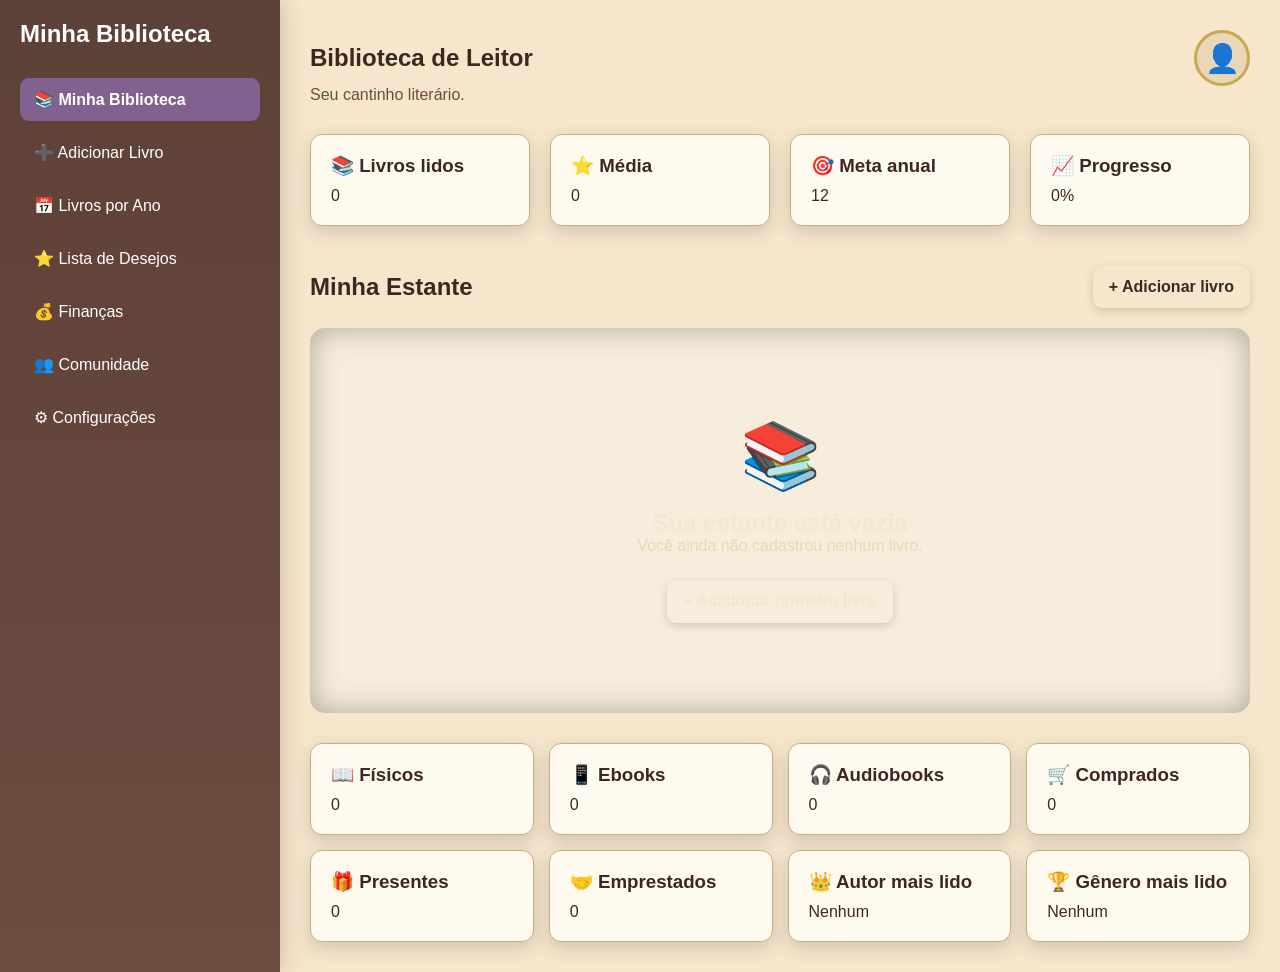
<file: index.html>
<!DOCTYPE html>
<html lang="pt-BR">

<head>

    <meta charset="UTF-8">

    <meta
        name="viewport"
        content="width=device-width, initial-scale=1.0"
    >

    <title>Minha Biblioteca</title>

    <link
        rel="stylesheet"
        href="css/style.css"
    >

    <link
        rel="stylesheet"
        href="css/biblioteca.css"
    >

    <link
        rel="stylesheet"
        href="css/responsive.css"
    >

    <link
        rel="stylesheet"
        href="css/darkmode.css"
    >

    <link
        rel="stylesheet"
        href="css/temas.css"
>

<link rel="stylesheet" href="../css/temas.css">

</head>

<body>

<div class="app">

    <!-- =========================================
         MENU
    ========================================== -->

    <aside class="sidebar">

        <div class="logo">

            <h1 id="nomeBiblioteca">
                Minha Biblioteca
            </h1>

        </div>


        <nav>

            <a
                href="index.html"
                class="ativo"
            >
                📚 Minha Biblioteca
            </a>

            <a
                href="pages/adicionar-livro.html"
            >
                ➕ Adicionar Livro
            </a>

            <a
                href="pages/livros-ano.html"
            >
                📅 Livros por Ano
            </a>

            <a
                href="pages/wishlist.html"
            >
                ⭐ Lista de Desejos
            </a>

            <a
                href="pages/financas.html"
            >
                💰 Finanças
            </a>

            <a
                href="pages/comunidade.html"
            >
                👥 Comunidade
            </a>

            <a
                href="pages/configuracoes.html"
            >
                ⚙ Configurações
            </a>

        </nav>

    </aside>


    <!-- =========================================
         CONTEÚDO
    ========================================== -->

    <main>

       <header class="topo">

    <div class="cabecalho-usuario">

        <!-- Nome da biblioteca -->
        <h2>
            Biblioteca de
            <span id="usuarioNome">
                Leitor
            </span>
        </h2>

        <!-- Foto do perfil -->
        <div
            id="fotoPerfilGlobal"
            class="foto-perfil-global"
            title="Foto do perfil"
        >
            👤
        </div>

    </div>

    <p id="mensagemBiblioteca">
        Seu cantinho literário.
    </p>

</header>


        <!-- =====================================
             ESTATÍSTICAS
        ====================================== -->

        <section class="estatisticas">


            <div class="card">

                <h3>
                    📚 Livros lidos
                </h3>

                <p id="totalLivros">
                    0
                </p>

            </div>


            <div class="card">

                <h3>
                    ⭐ Média
                </h3>

                <p id="mediaAvaliacoes">
                    0
                </p>

            </div>


            <div class="card">

                <h3>
                    🎯 Meta anual
                </h3>

                <p id="metaLeitura">
                    100
                </p>

            </div>


            <div class="card">

                <h3>
                    📈 Progresso
                </h3>

                <p id="progressoMeta">
                    0%
                </p>

            </div>

        </section>


        <!-- =====================================
             ESTANTE
        ====================================== -->

        <section>

            <div class="titulo-secao">

                <h2>
                    Minha Estante
                </h2>

                <a
                    href="pages/adicionar-livro.html"
                    class="botao-principal"
                >
                    + Adicionar livro
                </a>

            </div>


            <div
                id="estante"
                class="estante"
            >

            </div>

        </section>


        <!-- =====================================
             OUTRAS ESTATÍSTICAS
        ====================================== -->

        <section
            class="estatisticas-detalhadas"
        >

            <div class="card">

                <h3>
                    📖 Físicos
                </h3>

                <p id="totalFisicos">
                    0
                </p>

            </div>


            <div class="card">

                <h3>
                    📱 Ebooks
                </h3>

                <p id="totalEbooks">
                    0
                </p>

            </div>


            <div class="card">

                <h3>
                    🎧 Audiobooks
                </h3>

                <p id="totalAudiobooks">
                    0
                </p>

            </div>


            <div class="card">

                <h3>
                    🛒 Comprados
                </h3>

                <p id="totalComprados">
                    0
                </p>

            </div>


            <div class="card">

                <h3>
                    🎁 Presentes
                </h3>

                <p id="totalPresentes">
                    0
                </p>

            </div>


            <div class="card">

                <h3>
                    🤝 Emprestados
                </h3>

                <p id="totalEmprestados">
                    0
                </p>

            </div>


            <div class="card">

                <h3>
                    👑 Autor mais lido
                </h3>

                <p id="autorMaisLido">
                    Nenhum
                </p>

            </div>


            <div class="card">

                <h3>
                    🏆 Gênero mais lido
                </h3>

                <p id="generoMaisLido">
                    Nenhum
                </p>

            </div>

        </section>

    </main>

</div>


<!-- =========================================
     JAVASCRIPT
========================================== -->

<script src="js/storage.js"></script>

<script src="js/livros.js"></script>

<script src="js/tema.js"></script>

<script src="js/app.js"></script>

</body>

</html>
</file>
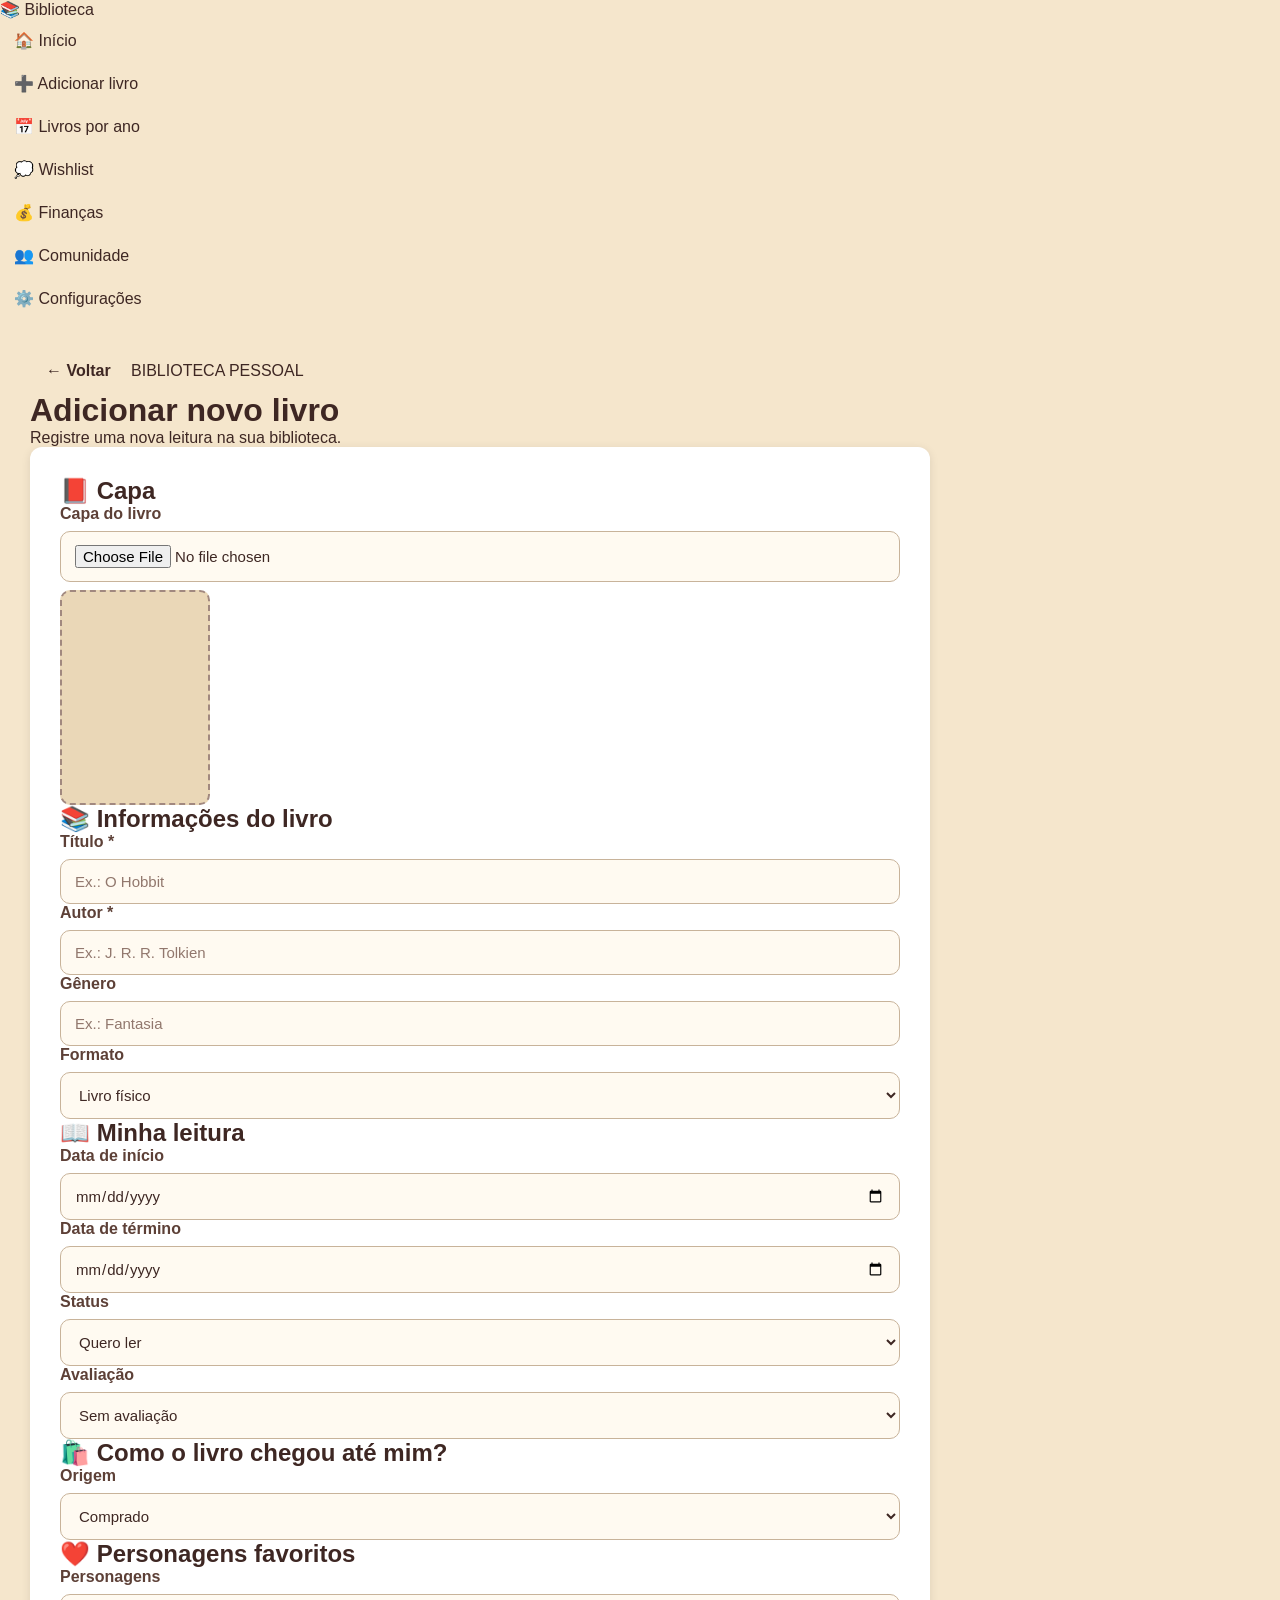
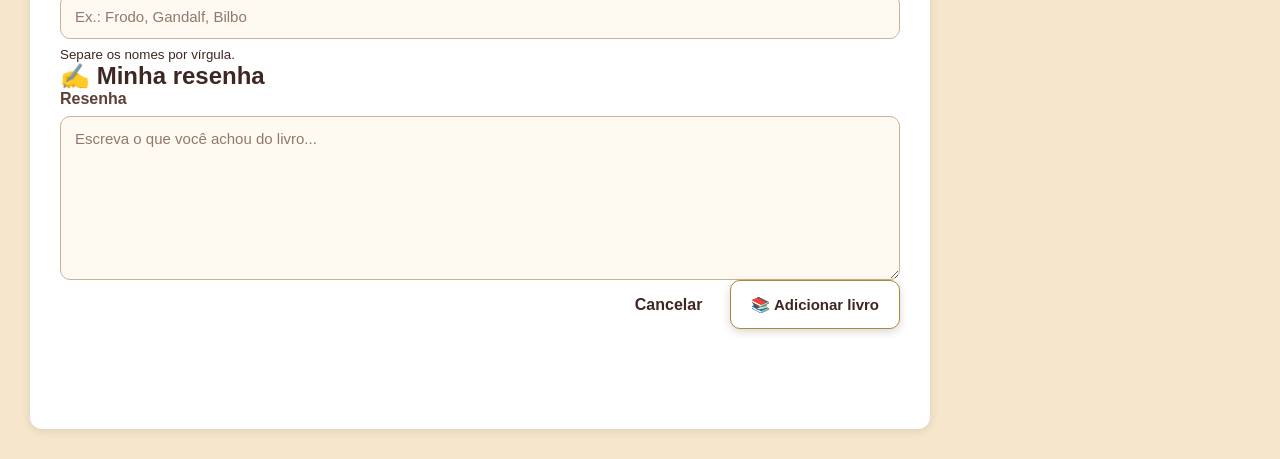
<file: pages/adicionar-livro.html>
<!DOCTYPE html>
<html lang="pt-BR">

<head>

    <meta charset="UTF-8">

    <meta
        name="viewport"
        content="width=device-width, initial-scale=1.0"
    >

    <title>Adicionar livro | Biblioteca Pessoal</title>

    <link
        rel="stylesheet"
        href="../css/style.css"
    >

    <link
        rel="stylesheet"
        href="../css/biblioteca.css"
    >

    <link
        rel="stylesheet"
        href="../css/responsive.css"
    >

    <link
        rel="stylesheet"
        href="../css/darkmode.css"
    >
<link
    rel="stylesheet"
    href="../css/temas.css"
>
<link rel="stylesheet" href="../css/temas.css">

</head>


<body>


    <!-- =====================================================
         MENU
    ====================================================== -->

    <aside class="menu-lateral">

        <div class="logo">
            📚
            <span>Biblioteca</span>
        </div>


        <nav>

            <a href="../index.html">
                🏠 Início
            </a>

            <a href="adicionar-livro.html">
                ➕ Adicionar livro
            </a>

            <a href="livros-ano.html">
                📅 Livros por ano
            </a>

            <a href="wishlist.html">
                💭 Wishlist
            </a>

            <a href="financas.html">
                💰 Finanças
            </a>

            <a href="comunidade.html">
                👥 Comunidade
            </a>

            <a href="configuracoes.html">
                ⚙️ Configurações
            </a>

        </nav>

    </aside>



    <!-- =====================================================
         CONTEÚDO
    ====================================================== -->

    <main class="conteudo-principal">


        <header class="cabecalho-pagina">

            <a
                href="../index.html"
                class="botao-voltar"
            >
                ← Voltar
            </a>


            <span class="titulo-pequeno">
                BIBLIOTECA PESSOAL
            </span>


            <h1 id="tituloPagina">
                Adicionar novo livro
            </h1>


            <p id="descricaoPagina">
                Registre uma nova leitura na sua biblioteca.
            </p>

        </header>



        <!-- =================================================
             FORMULÁRIO
        ================================================== -->

        <section class="formulario-container">


            <form id="formLivro">


                <!-- =========================================
                     CAPA
                ========================================== -->

                <div class="grupo-formulario">

                    <h2>
                        📕 Capa
                    </h2>


                    <div class="campo">

                        <label for="capa">
                            Capa do livro
                        </label>


                        <input
                            type="file"
                            id="capa"
                            accept="image/*"
                        >


                        <div
                            id="previewCapa"
                            class="preview-capa"
                        >
                        </div>

                    </div>

                </div>



                <!-- =========================================
                     INFORMAÇÕES
                ========================================== -->

                <div class="grupo-formulario">

                    <h2>
                        📚 Informações do livro
                    </h2>


                    <div class="grade-formulario">


                        <div class="campo">

                            <label for="titulo">
                                Título *
                            </label>

                            <input
                                type="text"
                                id="titulo"
                                required
                                placeholder="Ex.: O Hobbit"
                            >

                        </div>


                        <div class="campo">

                            <label for="autor">
                                Autor *
                            </label>

                            <input
                                type="text"
                                id="autor"
                                required
                                placeholder="Ex.: J. R. R. Tolkien"
                            >

                        </div>


                        <div class="campo">

                            <label for="genero">
                                Gênero
                            </label>

                            <input
                                type="text"
                                id="genero"
                                placeholder="Ex.: Fantasia"
                            >

                        </div>


                        <div class="campo">

                            <label for="formato">
                                Formato
                            </label>

                            <select id="formato">

                                <option value="fisico">
                                    Livro físico
                                </option>

                                <option value="ebook">
                                    E-book
                                </option>

                                <option value="audiobook">
                                    Audiobook
                                </option>

                            </select>

                        </div>

                    </div>

                </div>



                <!-- =========================================
                     LEITURA
                ========================================== -->

                <div class="grupo-formulario">

                    <h2>
                        📖 Minha leitura
                    </h2>


                    <div class="grade-formulario">


                        <div class="campo">

                            <label for="inicio">
                                Data de início
                            </label>

                            <input
                                type="date"
                                id="inicio"
                            >

                        </div>


                        <div class="campo">

                            <label for="fim">
                                Data de término
                            </label>

                            <input
                                type="date"
                                id="fim"
                            >

                        </div>


                        <div class="campo">

                            <label for="status">
                                Status
                            </label>

                            <select id="status">

                                <option value="quero_ler">
                                    Quero ler
                                </option>

                                <option value="lendo">
                                    Lendo
                                </option>

                                <option value="lido">
                                    Lido
                                </option>

                            </select>

                        </div>


                        <div class="campo">

                            <label for="avaliacao">
                                Avaliação
                            </label>

                            <select id="avaliacao">

                                <option value="0">
                                    Sem avaliação
                                </option>

                                <option value="0.5">
                                    ★ 0,5
                                </option>

                                <option value="1">
                                    ★ 1,0
                                </option>

                                <option value="1.5">
                                    ★ 1,5
                                </option>

                                <option value="2">
                                    ★ 2,0
                                </option>

                                <option value="2.5">
                                    ★ 2,5
                                </option>

                                <option value="3">
                                    ★ 3,0
                                </option>

                                <option value="3.5">
                                    ★ 3,5
                                </option>

                                <option value="4">
                                    ★ 4,0
                                </option>

                                <option value="4.5">
                                    ★ 4,5
                                </option>

                                <option value="5">
                                    ★ 5,0
                                </option>

                            </select>

                        </div>

                    </div>

                </div>



                <!-- =========================================
                     ORIGEM
                ========================================== -->

                <div class="grupo-formulario">

                    <h2>
                        🛍️ Como o livro chegou até mim?
                    </h2>


                    <div class="campo">

                        <label for="origem">
                            Origem
                        </label>


                        <select id="origem">

                            <option value="comprado">
                                Comprado
                            </option>

                            <option value="presente">
                                Presente
                            </option>

                            <option value="emprestado">
                                Emprestado
                            </option>

                        </select>

                    </div>

                </div>



                <!-- =========================================
                     PERSONAGENS
                ========================================== -->

                <div class="grupo-formulario">

                    <h2>
                        ❤️ Personagens favoritos
                    </h2>


                    <div class="campo">

                        <label for="personagens">
                            Personagens
                        </label>


                        <input
                            type="text"
                            id="personagens"
                            placeholder="Ex.: Frodo, Gandalf, Bilbo"
                        >


                        <small>
                            Separe os nomes por vírgula.
                        </small>

                    </div>

                </div>



                <!-- =========================================
                     RESENHA
                ========================================== -->

                <div class="grupo-formulario">

                    <h2>
                        ✍️ Minha resenha
                    </h2>


                    <div class="campo">

                        <label for="resenha">
                            Resenha
                        </label>


                        <textarea
                            id="resenha"
                            rows="8"
                            placeholder="Escreva o que você achou do livro..."
                        ></textarea>

                    </div>

                </div>



                <!-- =========================================
                     BOTÕES
                ========================================== -->

                <div class="acoes-formulario">

                    <a
                        href="../index.html"
                        class="botao-secundario"
                    >
                        Cancelar
                    </a>


                    <button
                        type="submit"
                        id="botaoSalvar"
                        class="botao-principal"
                    >
                        📚 Adicionar livro
                    </button>

                </div>


            </form>

        </section>

    </main>



    <!-- =====================================================
         JAVASCRIPT
    ====================================================== -->

    <!-- Recupera e salva os dados dos livros -->
<script src="../js/storage.js"></script>

<!-- Aplica o tema e o modo de tela escolhidos -->
<script src="../js/tema.js"></script>

<!-- Mantém as funções do formulário de livros -->
<script src="../js/adicionarLivro.js"></script>
</body>

</html>
</file>
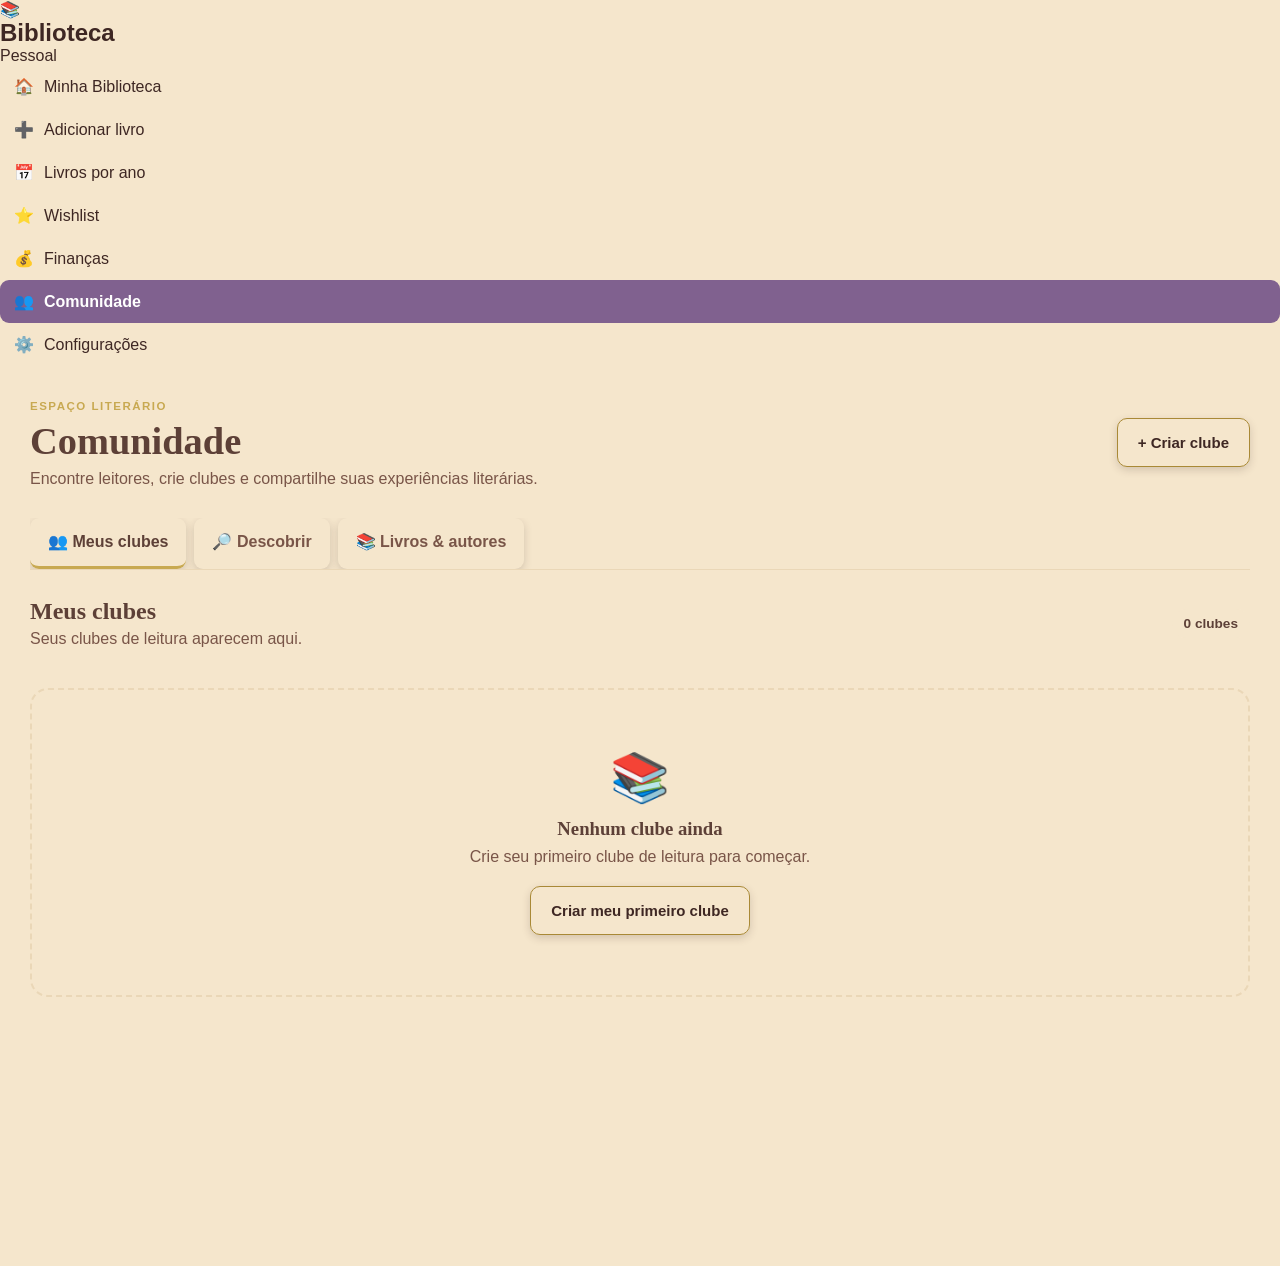
<file: pages/comunidade.html>
<!DOCTYPE html>
<html lang="pt-BR">

<head>
    <meta charset="UTF-8">

    <meta
        name="viewport"
        content="width=device-width, initial-scale=1.0"
    >

    <title>Comunidade | Biblioteca Pessoal</title>

    <!-- CSS principal do projeto -->
    <link rel="stylesheet" href="../css/style.css">
    <link rel="stylesheet" href="../css/biblioteca.css">
    <link rel="stylesheet" href="../css/responsive.css">
    <link rel="stylesheet" href="../css/darkmode.css">

    <!-- CSS exclusivo da comunidade -->
    <link rel="stylesheet" href="../css/comunidade.css">

    <link
    rel="stylesheet"
    href="../css/temas.css"
>
<link rel="stylesheet" href="../css/temas.css">

</head>

<body>

    <!-- ======================================================
         MENU LATERAL
    ======================================================= -->

    <aside class="menu-lateral">

        <div class="logo-biblioteca">
            <div class="logo-icone">📚</div>

            <div>
                <h1>Biblioteca</h1>
                <span>Pessoal</span>
            </div>
        </div>

        <nav class="navegacao">

            <a href="../index.html">
                🏠
                <span>Minha Biblioteca</span>
            </a>

            <a href="adicionar-livro.html">
                ➕
                <span>Adicionar livro</span>
            </a>

            <a href="livros-ano.html">
                📅
                <span>Livros por ano</span>
            </a>

            <a href="wishlist.html">
                ⭐
                <span>Wishlist</span>
            </a>

            <a href="financas.html">
                💰
                <span>Finanças</span>
            </a>

            <a href="comunidade.html" class="ativo">
                👥
                <span>Comunidade</span>
            </a>

            <a href="configuracoes.html">
                ⚙️
                <span>Configurações</span>
            </a>

        </nav>

    </aside>


    <!-- ======================================================
         CONTEÚDO PRINCIPAL
    ======================================================= -->

    <main class="conteudo-principal comunidade-pagina">

        <!-- Cabeçalho -->

        <header class="cabecalho-comunidade">

            <div>
                <span class="etiqueta-comunidade">
                    ESPAÇO LITERÁRIO
                </span>

                <h1>Comunidade</h1>

                <p>
                    Encontre leitores, crie clubes e compartilhe
                    suas experiências literárias.
                </p>
            </div>

            <button
                type="button"
                id="botaoCriarClube"
                class="botao-principal"
            >
                + Criar clube
            </button>

        </header>


        <!-- ==================================================
             ABAS PRINCIPAIS
        =================================================== -->

        <div class="abas-comunidade">

            <button
                class="aba-comunidade ativa"
                data-aba="clubes"
            >
                👥 Meus clubes
            </button>

            <button
                class="aba-comunidade"
                data-aba="descobrir"
            >
                🔎 Descobrir
            </button>

            <button
                class="aba-comunidade"
                data-aba="livros"
            >
                📚 Livros & autores
            </button>

        </div>


        <!-- ==================================================
             ABA: CLUBES
        =================================================== -->

        <section
            id="abaClubes"
            class="conteudo-aba-comunidade ativa"
        >

            <div class="titulo-secao-comunidade">

                <div>
                    <h2>Meus clubes</h2>

                    <p>
                        Seus clubes de leitura aparecem aqui.
                    </p>
                </div>

                <span
                    id="contadorClubes"
                    class="contador-comunidade"
                >
                    0 clubes
                </span>

            </div>


            <div
                id="listaClubes"
                class="grade-clubes"
            >
            </div>


            <div
                id="clubesVazio"
                class="estado-vazio-comunidade"
            >

                <div class="vazio-icone">
                    📚
                </div>

                <h3>Nenhum clube ainda</h3>

                <p>
                    Crie seu primeiro clube de leitura
                    para começar.
                </p>

                <button
                    type="button"
                    id="botaoCriarClubeVazio"
                    class="botao-principal"
                >
                    Criar meu primeiro clube
                </button>

            </div>

        </section>


        <!-- ==================================================
             ABA: DESCOBRIR
        =================================================== -->

        <section
            id="abaDescobrir"
            class="conteudo-aba-comunidade"
        >

            <div class="titulo-secao-comunidade">

                <div>
                    <h2>Descobrir clubes</h2>

                    <p>
                        Explore clubes disponíveis neste navegador.
                    </p>
                </div>

            </div>

            <div
                id="listaClubesDescobrir"
                class="grade-clubes"
            >
            </div>

        </section>


        <!-- ==================================================
             ABA: LIVROS E AUTORES
        =================================================== -->

        <section
            id="abaLivros"
            class="conteudo-aba-comunidade"
        >

            <div class="titulo-secao-comunidade">

                <div>
                    <h2>Livros & autores</h2>

                    <p>
                        Veja os livros da sua biblioteca e abra
                        uma comunidade para conversar sobre eles.
                    </p>
                </div>

            </div>


            <div
                id="listaComunidadesLivros"
                class="grade-comunidades-livros"
            >
            </div>


            <div
                id="livrosComunidadeVazio"
                class="estado-vazio-comunidade"
            >

                <div class="vazio-icone">
                    📖
                </div>

                <h3>Nenhum livro cadastrado</h3>

                <p>
                    Adicione livros à sua biblioteca para
                    criar comunidades sobre eles.
                </p>

            </div>

        </section>


        <!-- ==================================================
             PAINEL DO CLUBE
        =================================================== -->

        <section
            id="painelClube"
            class="painel-clube"
        >

            <!-- Cabeçalho do clube -->

            <div class="cabecalho-clube">

                <button
                    type="button"
                    id="botaoVoltarClubes"
                    class="botao-voltar"
                >
                    ← Voltar
                </button>


                <div class="clube-identidade">

                    <div
                        id="clubeIcone"
                        class="clube-icone-grande"
                    >
                        📚
                    </div>

                    <div>

                        <span
                            id="clubePrivacidade"
                            class="etiqueta-clube"
                        >
                            PRIVADO
                        </span>

                        <h2 id="clubeTitulo">
                            Clube
                        </h2>

                        <p id="clubeDescricao">
                            Descrição do clube
                        </p>

                    </div>

                </div>


                <button
                    type="button"
                    id="botaoCompartilharClube"
                    class="botao-secundario"
                >
                    🔗 Convite
                </button>

            </div>


            <!-- Abas internas -->

            <div class="abas-clube">

                <button
                    class="aba-clube ativa"
                    data-clube-aba="conversa"
                >
                    💬 Conversa
                </button>

                <button
                    class="aba-clube"
                    data-clube-aba="calendario"
                >
                    📅 Calendário
                </button>

                <button
                    class="aba-clube"
                    data-clube-aba="metas"
                >
                    🎯 Metas
                </button>

                <button
                    class="aba-clube"
                    data-clube-aba="enquetes"
                >
                    📊 Enquetes
                </button>

                <button
                    class="aba-clube"
                    data-clube-aba="membros"
                >
                    👥 Membros
                </button>

                <button
                    class="aba-clube"
                    data-clube-aba="configuracao"
                >
                    ⚙️ Configurações
                </button>

            </div>


            <!-- ==================================================
                 CONVERSA
            =================================================== -->

            <div
                class="conteudo-clube ativo"
                data-conteudo-clube="conversa"
            >

                <div class="layout-conversa">

                    <div class="conversa-principal">

                        <div
                            id="listaMensagens"
                            class="lista-mensagens"
                        >
                        </div>

                        <div
                            id="mensagensVazio"
                            class="mensagens-vazio"
                        >
                            <span>💬</span>

                            <p>
                                Nenhuma mensagem ainda.
                                Comece a conversa!
                            </p>
                        </div>


                        <form
                            id="formMensagem"
                            class="form-mensagem"
                        >

                            <input
                                type="text"
                                id="textoMensagem"
                                placeholder="Escreva uma mensagem..."
                                maxlength="500"
                                autocomplete="off"
                            >

                            <button
                                type="submit"
                                class="botao-principal"
                            >
                                Enviar
                            </button>

                        </form>

                    </div>


                    <aside class="resumo-clube">

                        <div class="cartao-resumo">

                            <span>👥</span>

                            <div>
                                <strong id="resumoMembros">
                                    0
                                </strong>

                                <small>
                                    membros
                                </small>
                            </div>

                        </div>


                        <div class="cartao-resumo">

                            <span>📚</span>

                            <div>
                                <strong id="resumoLivro">
                                    —
                                </strong>

                                <small>
                                    leitura atual
                                </small>
                            </div>

                        </div>


                        <div class="cartao-resumo">

                            <span>🎯</span>

                            <div>
                                <strong id="resumoMetas">
                                    0
                                </strong>

                                <small>
                                    metas
                                </small>
                            </div>

                        </div>

                    </aside>

                </div>

            </div>


            <!-- ==================================================
                 CALENDÁRIO
            =================================================== -->

            <div
                class="conteudo-clube"
                data-conteudo-clube="calendario"
            >

                <div class="titulo-interno-clube">

                    <div>
                        <h3>Calendário de encontros</h3>

                        <p>
                            Organize reuniões e eventos do clube.
                        </p>
                    </div>

                    <button
                        type="button"
                        id="botaoNovoEvento"
                        class="botao-principal"
                    >
                        + Novo evento
                    </button>

                </div>


                <div
                    id="listaEventos"
                    class="lista-eventos"
                >
                </div>

            </div>


            <!-- ==================================================
                 METAS
            =================================================== -->

            <div
                class="conteudo-clube"
                data-conteudo-clube="metas"
            >

                <div class="titulo-interno-clube">

                    <div>
                        <h3>Metas de leitura</h3>

                        <p>
                            Defina objetivos para o clube.
                        </p>
                    </div>

                    <button
                        type="button"
                        id="botaoNovaMeta"
                        class="botao-principal"
                    >
                        + Nova meta
                    </button>

                </div>


                <div
                    id="listaMetas"
                    class="lista-metas"
                >
                </div>

            </div>


            <!-- ==================================================
                 ENQUETES
            =================================================== -->

            <div
                class="conteudo-clube"
                data-conteudo-clube="enquetes"
            >

                <div class="titulo-interno-clube">

                    <div>
                        <h3>Enquetes</h3>

                        <p>
                            Decidam juntos os próximos livros
                            e atividades.
                        </p>
                    </div>

                    <button
                        type="button"
                        id="botaoNovaEnquete"
                        class="botao-principal"
                    >
                        + Nova enquete
                    </button>

                </div>


                <div
                    id="listaEnquetes"
                    class="lista-enquetes"
                >
                </div>

            </div>


            <!-- ==================================================
                 MEMBROS
            =================================================== -->

            <div
                class="conteudo-clube"
                data-conteudo-clube="membros"
            >

                <div class="titulo-interno-clube">

                    <div>
                        <h3>Membros</h3>

                        <p>
                            O clube pode ter até 100 membros.
                        </p>
                    </div>

                    <span
                        id="contadorMembros"
                        class="contador-membros"
                    >
                        0 / 100
                    </span>

                </div>


                <div
                    id="listaMembros"
                    class="lista-membros"
                >
                </div>

            </div>


            <!-- ==================================================
                 CONFIGURAÇÕES DO CLUBE
            =================================================== -->

            <div
                class="conteudo-clube"
                data-conteudo-clube="configuracao"
            >

                <div class="titulo-interno-clube">

                    <div>
                        <h3>Configurações do clube</h3>

                        <p>
                            Altere as informações do clube.
                        </p>
                    </div>

                </div>


                <form
                    id="formEditarClube"
                    class="form-clube"
                >

                    <div class="campo-formulario">

                        <label for="editarNomeClube">
                            Nome do clube
                        </label>

                        <input
                            type="text"
                            id="editarNomeClube"
                            required
                            maxlength="80"
                        >

                    </div>


                    <div class="campo-formulario">

                        <label for="editarDescricaoClube">
                            Descrição
                        </label>

                        <textarea
                            id="editarDescricaoClube"
                            rows="4"
                            maxlength="300"
                        ></textarea>

                    </div>


                    <div class="campo-formulario">

                        <label for="editarIconeClube">
                            Ícone
                        </label>

                        <select id="editarIconeClube">

                            <option value="📚">📚 Livros</option>
                            <option value="📖">📖 Leitura</option>
                            <option value="☕">☕ Café & livros</option>
                            <option value="🌙">🌙 Leitura noturna</option>
                            <option value="🌹">🌹 Romances</option>
                            <option value="🔮">🔮 Fantasia</option>
                            <option value="🚀">🚀 Ficção científica</option>
                            <option value="🕵️">🕵️ Mistério</option>
                            <option value="🏛️">🏛️ Clássicos</option>

                        </select>

                    </div>


                    <div class="campo-formulario">

                        <label for="editarPrivacidadeClube">
                            Privacidade
                        </label>

                        <select id="editarPrivacidadeClube">

                            <option value="privado">
                                Privado
                            </option>

                            <option value="publico">
                                Público
                            </option>

                        </select>

                    </div>


                    <button
                        type="submit"
                        class="botao-principal"
                    >
                        Salvar alterações
                    </button>

                </form>


                <div class="zona-perigo">

                    <div>

                        <h4>Excluir clube</h4>

                        <p>
                            Esta ação remove o clube e seus
                            dados deste navegador.
                        </p>

                    </div>

                    <button
                        type="button"
                        id="botaoExcluirClube"
                        class="botao-perigo"
                    >
                        Excluir clube
                    </button>

                </div>

            </div>

        </section>

    </main>


    <!-- ======================================================
         MODAL: CRIAR CLUBE
    ======================================================= -->

    <div
        id="modalClube"
        class="modal-comunidade"
    >

        <div class="modal-conteudo-comunidade">

            <button
                type="button"
                class="modal-fechar-comunidade"
                data-fechar-modal="modalClube"
            >
                ×
            </button>

            <span class="etiqueta-comunidade">
                NOVO CLUBE
            </span>

            <h2>Criar clube de leitura</h2>

            <p>
                Crie um espaço para conversar sobre livros
                com outras pessoas.
            </p>


            <form id="formNovoClube">

                <div class="campo-formulario">

                    <label for="nomeClube">
                        Nome do clube
                    </label>

                    <input
                        type="text"
                        id="nomeClube"
                        placeholder="Ex.: Clube das Corujas"
                        maxlength="80"
                        required
                    >

                </div>


                <div class="campo-formulario">

                    <label for="descricaoClube">
                        Descrição
                    </label>

                    <textarea
                        id="descricaoClube"
                        rows="4"
                        maxlength="300"
                        placeholder="Sobre o que é este clube?"
                    ></textarea>

                </div>


                <div class="campo-formulario">

                    <label for="iconeClube">
                        Ícone
                    </label>

                    <select id="iconeClube">

                        <option value="📚">📚 Livros</option>
                        <option value="📖">📖 Leitura</option>
                        <option value="☕">☕ Café & livros</option>
                        <option value="🌙">🌙 Leitura noturna</option>
                        <option value="🌹">🌹 Romances</option>
                        <option value="🔮">🔮 Fantasia</option>
                        <option value="🚀">🚀 Ficção científica</option>
                        <option value="🕵️">🕵️ Mistério</option>
                        <option value="🏛️">🏛️ Clássicos</option>

                    </select>

                </div>


                <div class="campo-formulario">

                    <label for="privacidadeClube">
                        Privacidade
                    </label>

                    <select id="privacidadeClube">

                        <option value="privado">
                            Privado
                        </option>

                        <option value="publico">
                            Público
                        </option>

                    </select>

                </div>


                <button
                    type="submit"
                    class="botao-principal largura-total"
                >
                    Criar clube
                </button>

            </form>

        </div>

    </div>


    <!-- ======================================================
         MODAL: EVENTO
    ======================================================= -->

    <div
        id="modalEvento"
        class="modal-comunidade"
    >

        <div class="modal-conteudo-comunidade">

            <button
                type="button"
                class="modal-fechar-comunidade"
                data-fechar-modal="modalEvento"
            >
                ×
            </button>

            <span class="etiqueta-comunidade">
                CALENDÁRIO
            </span>

            <h2>Novo evento</h2>

            <form id="formEvento">

                <div class="campo-formulario">

                    <label for="tituloEvento">
                        Título
                    </label>

                    <input
                        type="text"
                        id="tituloEvento"
                        required
                        maxlength="100"
                        placeholder="Ex.: Encontro mensal"
                    >

                </div>


                <div class="campo-duplo">

                    <div class="campo-formulario">

                        <label for="dataEvento">
                            Data
                        </label>

                        <input
                            type="date"
                            id="dataEvento"
                            required
                        >

                    </div>


                    <div class="campo-formulario">

                        <label for="horaEvento">
                            Horário
                        </label>

                        <input
                            type="time"
                            id="horaEvento"
                        >

                    </div>

                </div>


                <div class="campo-formulario">

                    <label for="descricaoEvento">
                        Descrição
                    </label>

                    <textarea
                        id="descricaoEvento"
                        rows="4"
                        maxlength="300"
                    ></textarea>

                </div>


                <button
                    type="submit"
                    class="botao-principal largura-total"
                >
                    Criar evento
                </button>

            </form>

        </div>

    </div>


    <!-- ======================================================
         MODAL: META
    ======================================================= -->

    <div
        id="modalMeta"
        class="modal-comunidade"
    >

        <div class="modal-conteudo-comunidade">

            <button
                type="button"
                class="modal-fechar-comunidade"
                data-fechar-modal="modalMeta"
            >
                ×
            </button>

            <span class="etiqueta-comunidade">
                NOVA META
            </span>

            <h2>Meta de leitura</h2>

            <form id="formMeta">

                <div class="campo-formulario">

                    <label for="tituloMeta">
                        Meta
                    </label>

                    <input
                        type="text"
                        id="tituloMeta"
                        required
                        maxlength="100"
                        placeholder="Ex.: Ler 5 livros"
                    >

                </div>


                <div class="campo-duplo">

                    <div class="campo-formulario">

                        <label for="quantidadeMeta">
                            Quantidade
                        </label>

                        <input
                            type="number"
                            id="quantidadeMeta"
                            min="1"
                            max="999"
                            value="1"
                            required
                        >

                    </div>


                    <div class="campo-formulario">

                        <label for="prazoMeta">
                            Prazo
                        </label>

                        <input
                            type="date"
                            id="prazoMeta"
                        >

                    </div>

                </div>


                <button
                    type="submit"
                    class="botao-principal largura-total"
                >
                    Criar meta
                </button>

            </form>

        </div>

    </div>


    <!-- ======================================================
         MODAL: ENQUETE
    ======================================================= -->

    <div
        id="modalEnquete"
        class="modal-comunidade"
    >

        <div class="modal-conteudo-comunidade">

            <button
                type="button"
                class="modal-fechar-comunidade"
                data-fechar-modal="modalEnquete"
            >
                ×
            </button>

            <span class="etiqueta-comunidade">
                NOVA ENQUETE
            </span>

            <h2>Criar enquete</h2>

            <form id="formEnquete">

                <div class="campo-formulario">

                    <label for="perguntaEnquete">
                        Pergunta
                    </label>

                    <input
                        type="text"
                        id="perguntaEnquete"
                        required
                        maxlength="200"
                        placeholder="Qual livro devemos ler?"
                    >

                </div>


                <div class="campo-formulario">

                    <label>
                        Opções
                    </label>

                    <input
                        type="text"
                        class="opcao-enquete"
                        placeholder="Opção 1"
                        required
                    >

                    <input
                        type="text"
                        class="opcao-enquete"
                        placeholder="Opção 2"
                        required
                    >

                    <input
                        type="text"
                        class="opcao-enquete"
                        placeholder="Opção 3"
                    >

                    <input
                        type="text"
                        class="opcao-enquete"
                        placeholder="Opção 4"
                    >

                </div>


                <button
                    type="submit"
                    class="botao-principal largura-total"
                >
                    Criar enquete
                </button>

            </form>

        </div>

    </div>


    <!-- ======================================================
         MODAL: CONVITE
    ======================================================= -->

    <div
        id="modalConvite"
        class="modal-comunidade"
    >

        <div class="modal-conteudo-comunidade">

            <button
                type="button"
                class="modal-fechar-comunidade"
                data-fechar-modal="modalConvite"
            >
                ×
            </button>

            <span class="etiqueta-comunidade">
                CONVITE
            </span>

            <h2>Convide alguém</h2>

            <p>
                Este código identifica o clube neste navegador.
            </p>


            <div class="convite-caixa">

                <strong id="codigoConvite">
                    —
                </strong>

                <button
                    type="button"
                    id="botaoCopiarConvite"
                    class="botao-secundario"
                >
                    Copiar
                </button>

            </div>


            <div class="campo-formulario">

                <label for="codigoEntrada">
                    Entrar com código
                </label>

                <input
                    type="text"
                    id="codigoEntrada"
                    placeholder="Cole o código recebido"
                >

                <button
                    type="button"
                    id="botaoEntrarCodigo"
                    class="botao-principal largura-total"
                >
                    Entrar no clube
                </button>

            </div>

        </div>

    </div>


    <!-- JavaScript -->

   <!-- Recupera e salva os dados -->
<script src="../js/storage.js"></script>

<!-- Aplica o tema global -->
<script src="../js/tema.js"></script>

<!-- Mantém clubes, conversas, metas e enquetes -->
<script src="../js/comunidade.js"></script>

</body>

</html>
</file>
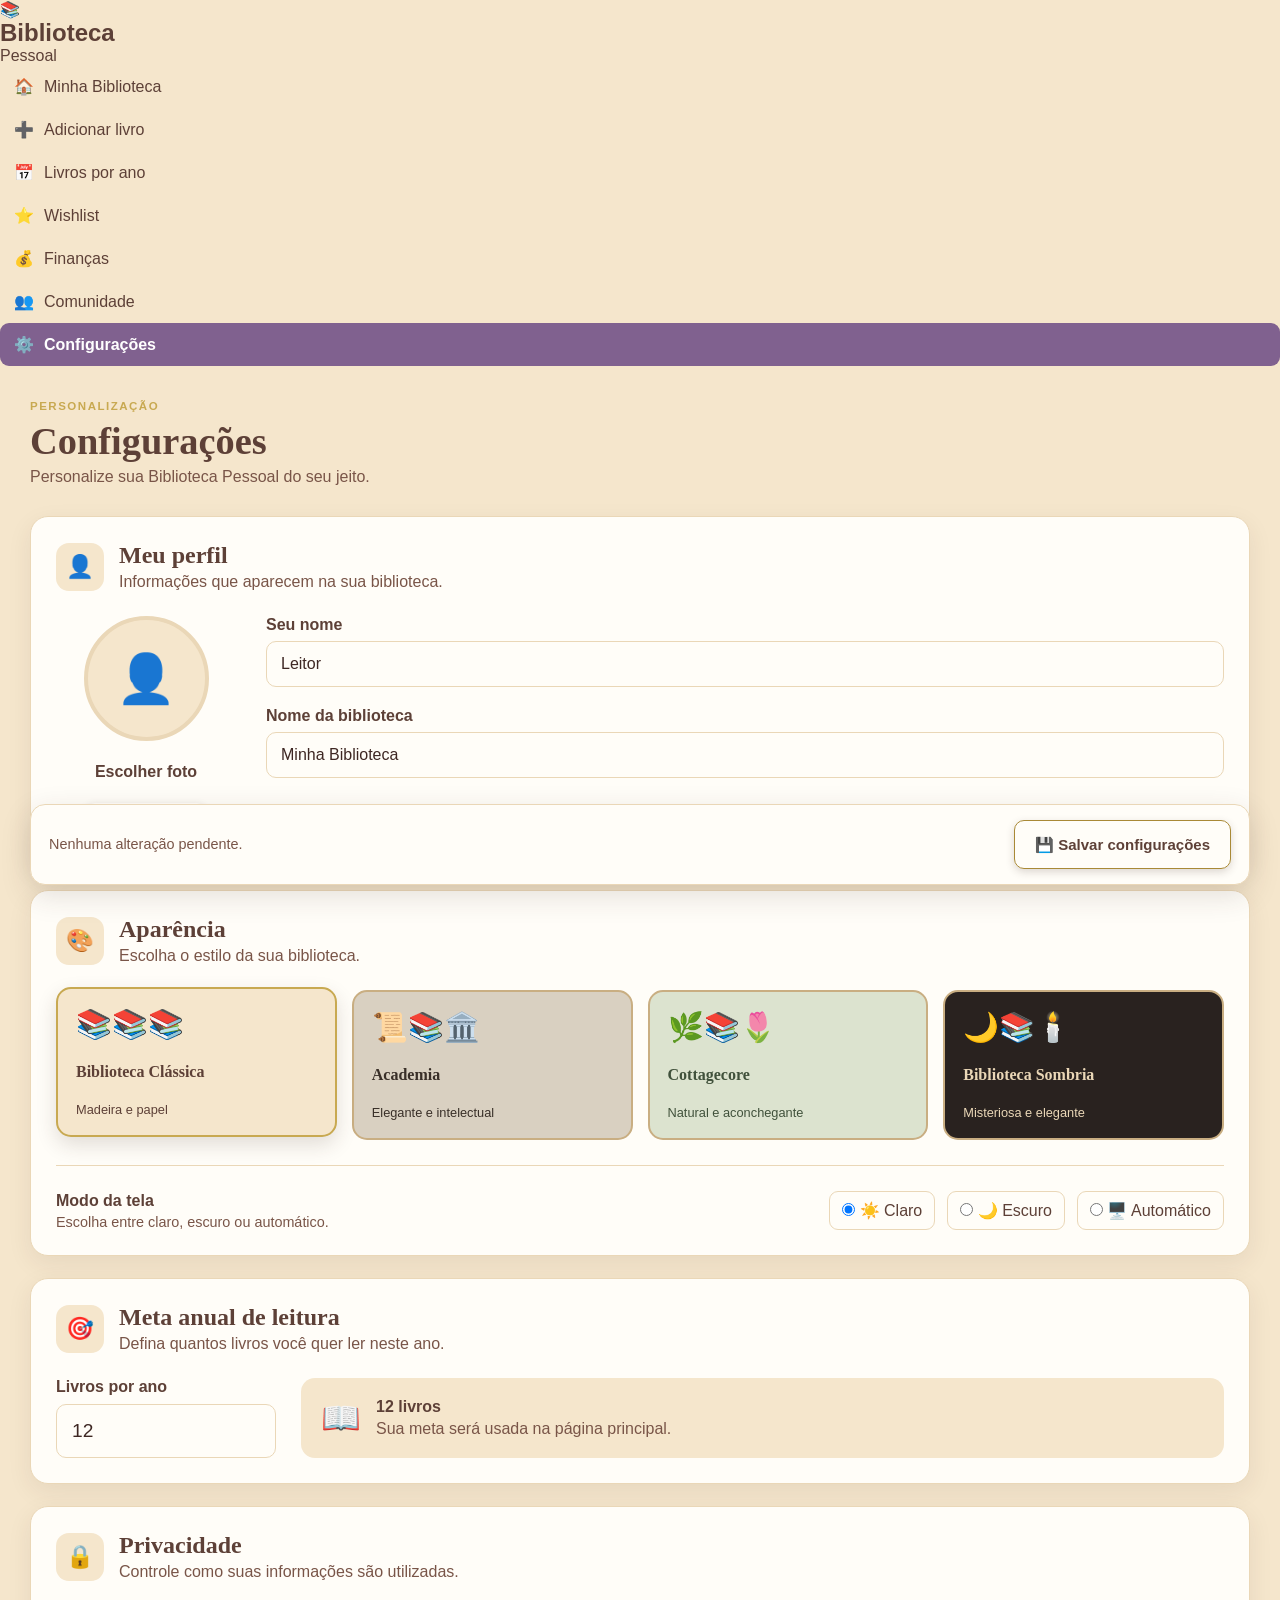
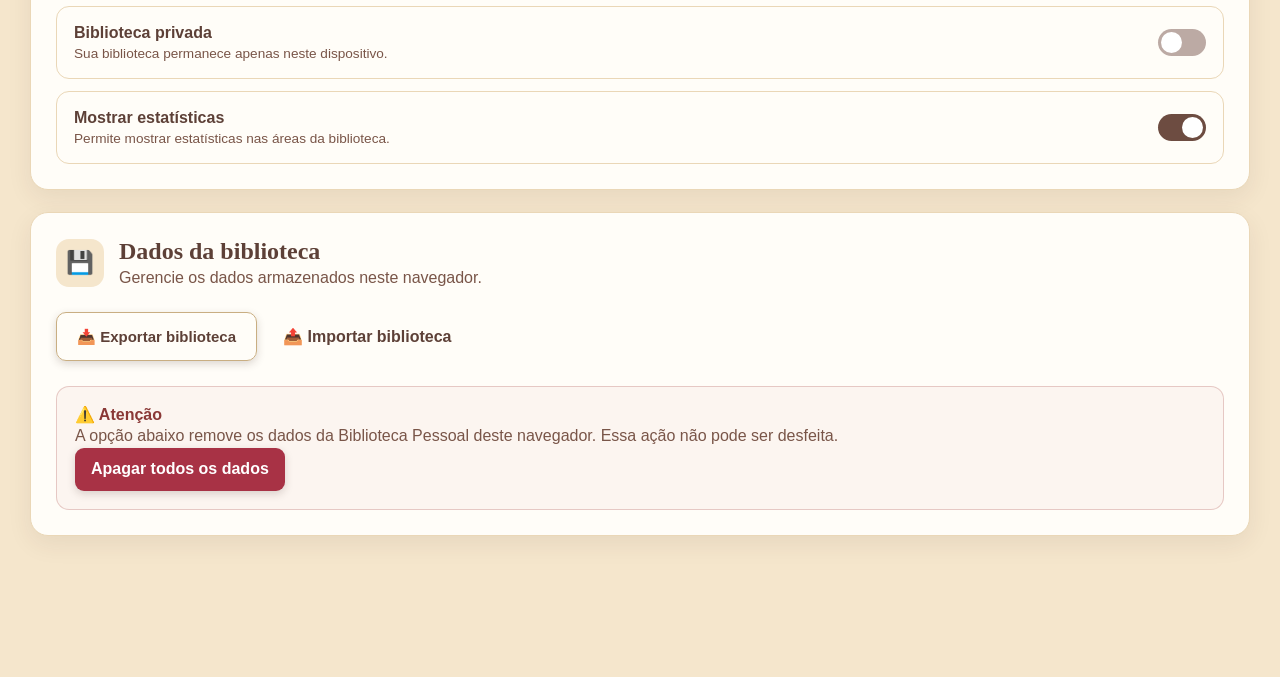
<file: pages/configuracoes.html>
<!DOCTYPE html>
<html lang="pt-BR">

<head>
    <meta charset="UTF-8">
    <meta name="viewport" content="width=device-width, initial-scale=1.0">

    <title>Configurações | Biblioteca Pessoal</title>

    <link rel="stylesheet" href="../css/style.css">
    <link rel="stylesheet" href="../css/biblioteca.css">
    <link rel="stylesheet" href="../css/responsive.css">
    <link rel="stylesheet" href="../css/darkmode.css">
    <link rel="stylesheet" href="../css/configuracoes.css">
<link
    rel="stylesheet"
    href="../css/temas.css"
>

<link rel="stylesheet" href="../css/temas.css">

</head>

<body>

    <!-- ======================================================
         MENU LATERAL
    ======================================================= -->

    <aside class="menu-lateral">

        <div class="logo-biblioteca">

            <div class="logo-icone">
                📚
            </div>

            <div>
                <h1>Biblioteca</h1>
                <span>Pessoal</span>
            </div>

        </div>


        <nav class="navegacao">

            <a href="../index.html">
                🏠
                <span>Minha Biblioteca</span>
            </a>

            <a href="adicionar-livro.html">
                ➕
                <span>Adicionar livro</span>
            </a>

            <a href="livros-ano.html">
                📅
                <span>Livros por ano</span>
            </a>

            <a href="wishlist.html">
                ⭐
                <span>Wishlist</span>
            </a>

            <a href="financas.html">
                💰
                <span>Finanças</span>
            </a>

            <a href="comunidade.html">
                👥
                <span>Comunidade</span>
            </a>

            <a href="configuracoes.html" class="ativo">
                ⚙️
                <span>Configurações</span>
            </a>

        </nav>

    </aside>


    <!-- ======================================================
         CONTEÚDO
    ======================================================= -->

    <main class="conteudo-principal configuracoes-pagina">

        <header class="cabecalho-configuracoes">

            <div>

                <span class="etiqueta-configuracao">
                    PERSONALIZAÇÃO
                </span>

                <h1>Configurações</h1>

                <p>
                    Personalize sua Biblioteca Pessoal
                    do seu jeito.
                </p>

            </div>

        </header>


        <!-- ==================================================
             PERFIL
        =================================================== -->

        <section class="cartao-configuracao">

            <div class="titulo-configuracao">

                <div class="icone-configuracao">
                    👤
                </div>

                <div>

                    <h2>Meu perfil</h2>

                    <p>
                        Informações que aparecem
                        na sua biblioteca.
                    </p>

                </div>

            </div>


            <div class="perfil-configuracao">

                <div class="foto-perfil-area">

                    <div
                        id="fotoPerfilPreview"
                        class="foto-perfil-preview"
                    >
                        👤
                    </div>

                    <label
                        for="fotoPerfil"
                        class="botao-secundario"
                    >
                        Escolher foto
                    </label>

                    <input
                        type="file"
                        id="fotoPerfil"
                        accept="image/*"
                        hidden
                    >

                    <button
                        type="button"
                        id="removerFoto"
                        class="botao-texto"
                    >
                        Remover foto
                    </button>

                </div>


                <div class="form-configuracao">

                    <div class="campo-configuracao">

                        <label for="nomeUsuario">
                            Seu nome
                        </label>

                        <input
                            type="text"
                            id="nomeUsuario"
                            placeholder="Como você quer ser chamado?"
                            maxlength="80"
                        >

                    </div>


                    <div class="campo-configuracao">

                        <label for="nomeBiblioteca">
                            Nome da biblioteca
                        </label>

                        <input
                            type="text"
                            id="nomeBiblioteca"
                            placeholder="Ex.: Biblioteca da Ana"
                            maxlength="100"
                        >

                    </div>

                </div>

            </div>

        </section>


        <!-- ==================================================
             TEMA
        =================================================== -->

        <section class="cartao-configuracao">

            <div class="titulo-configuracao">

                <div class="icone-configuracao">
                    🎨
                </div>

                <div>

                    <h2>Aparência</h2>

                    <p>
                        Escolha o estilo da sua biblioteca.
                    </p>

                </div>

            </div>


            <div class="temas-grid">

                <label class="tema-opcao">

                    <input
                        type="radio"
                        name="tema"
                        value="classico"
                    >

                    <div class="tema-preview tema-classico">

                        <div class="mini-estante">
                            📚📚📚
                        </div>

                        <strong>
                            Biblioteca Clássica
                        </strong>

                        <span>
                            Madeira e papel
                        </span>

                    </div>

                </label>


                <label class="tema-opcao">

                    <input
                        type="radio"
                        name="tema"
                        value="academia"
                    >

                    <div class="tema-preview tema-academia">

                        <div class="mini-estante">
                            📜📚🏛️
                        </div>

                        <strong>
                            Academia
                        </strong>

                        <span>
                            Elegante e intelectual
                        </span>

                    </div>

                </label>


                <label class="tema-opcao">

                    <input
                        type="radio"
                        name="tema"
                        value="cottagecore"
                    >

                    <div class="tema-preview tema-cottagecore">

                        <div class="mini-estante">
                            🌿📚🌷
                        </div>

                        <strong>
                            Cottagecore
                        </strong>

                        <span>
                            Natural e aconchegante
                        </span>

                    </div>

                </label>


                <label class="tema-opcao">

                    <input
                        type="radio"
                        name="tema"
                        value="sombrio"
                    >

                    <div class="tema-preview tema-sombrio">

                        <div class="mini-estante">
                            🌙📚🕯️
                        </div>

                        <strong>
                            Biblioteca Sombria
                        </strong>

                        <span>
                            Misteriosa e elegante
                        </span>

                    </div>

                </label>

            </div>


            <div class="modo-tela">

                <div>

                    <strong>
                        Modo da tela
                    </strong>

                    <p>
                        Escolha entre claro, escuro
                        ou automático.
                    </p>

                </div>


                <div class="modo-opcoes">

                    <label>
                        <input
                            type="radio"
                            name="modoTela"
                            value="claro"
                        >
                        ☀️ Claro
                    </label>

                    <label>
                        <input
                            type="radio"
                            name="modoTela"
                            value="escuro"
                        >
                        🌙 Escuro
                    </label>

                    <label>
                        <input
                            type="radio"
                            name="modoTela"
                            value="automatico"
                        >
                        🖥️ Automático
                    </label>

                </div>

            </div>

        </section>


        <!-- ==================================================
             META DE LEITURA
        =================================================== -->

        <section class="cartao-configuracao">

            <div class="titulo-configuracao">

                <div class="icone-configuracao">
                    🎯
                </div>

                <div>

                    <h2>Meta anual de leitura</h2>

                    <p>
                        Defina quantos livros você quer
                        ler neste ano.
                    </p>

                </div>

            </div>


            <div class="meta-configuracao">

                <div class="meta-numero">

                    <label for="metaAnual">
                        Livros por ano
                    </label>

                    <input
                        type="number"
                        id="metaAnual"
                        min="0"
                        max="9999"
                        value="12"
                    >

                </div>


                <div class="meta-exemplo">

                    <span>
                        📖
                    </span>

                    <div>

                        <strong id="textoMeta">
                            12 livros por ano
                        </strong>

                        <p>
                            Sua meta será usada na
                            página principal.
                        </p>

                    </div>

                </div>

            </div>

        </section>


        <!-- ==================================================
             PRIVACIDADE
        =================================================== -->

        <section class="cartao-configuracao">

            <div class="titulo-configuracao">

                <div class="icone-configuracao">
                    🔒
                </div>

                <div>

                    <h2>Privacidade</h2>

                    <p>
                        Controle como suas informações
                        são utilizadas.
                    </p>

                </div>

            </div>


            <div class="opcoes-privacidade">

                <label class="opcao-toggle">

                    <div>

                        <strong>
                            Biblioteca privada
                        </strong>

                        <span>
                            Sua biblioteca permanece
                            apenas neste dispositivo.
                        </span>

                    </div>

                    <input
                        type="checkbox"
                        id="bibliotecaPrivada"
                        checked
                    >

                    <span class="toggle-visual"></span>

                </label>


                <label class="opcao-toggle">

                    <div>

                        <strong>
                            Mostrar estatísticas
                        </strong>

                        <span>
                            Permite mostrar estatísticas
                            nas áreas da biblioteca.
                        </span>

                    </div>

                    <input
                        type="checkbox"
                        id="mostrarEstatisticas"
                        checked
                    >

                    <span class="toggle-visual"></span>

                </label>

            </div>

        </section>


        <!-- ==================================================
             DADOS
        =================================================== -->

        <section class="cartao-configuracao">

            <div class="titulo-configuracao">

                <div class="icone-configuracao">
                    💾
                </div>

                <div>

                    <h2>Dados da biblioteca</h2>

                    <p>
                        Gerencie os dados armazenados
                        neste navegador.
                    </p>

                </div>

            </div>


            <div class="acoes-dados">

                <button
                    type="button"
                    id="exportarDados"
                    class="botao-secundario"
                >
                    📥 Exportar biblioteca
                </button>


                <label
                    for="importarDados"
                    class="botao-secundario"
                >
                    📤 Importar biblioteca
                </label>

                <input
                    type="file"
                    id="importarDados"
                    accept=".json"
                    hidden
                >

            </div>


            <div class="aviso-dados">

                <strong>
                    ⚠️ Atenção
                </strong>

                <p>
                    A opção abaixo remove os dados da
                    Biblioteca Pessoal deste navegador.
                    Essa ação não pode ser desfeita.
                </p>

                <button
                    type="button"
                    id="apagarBiblioteca"
                    class="botao-perigo"
                >
                    Apagar todos os dados
                </button>

            </div>

        </section>


        <!-- ==================================================
             SALVAR
        =================================================== -->

        <div class="barra-salvar-configuracao">

            <span id="statusConfiguracao">
                Nenhuma alteração pendente.
            </span>

            <button
                type="button"
                id="salvarConfiguracoes"
                class="botao-principal"
            >
                💾 Salvar configurações
            </button>

        </div>

    </main>


    <script src="../js/storage.js"></script>
    <script src="../js/tema.js"></script>

</body>

</html>
</file>
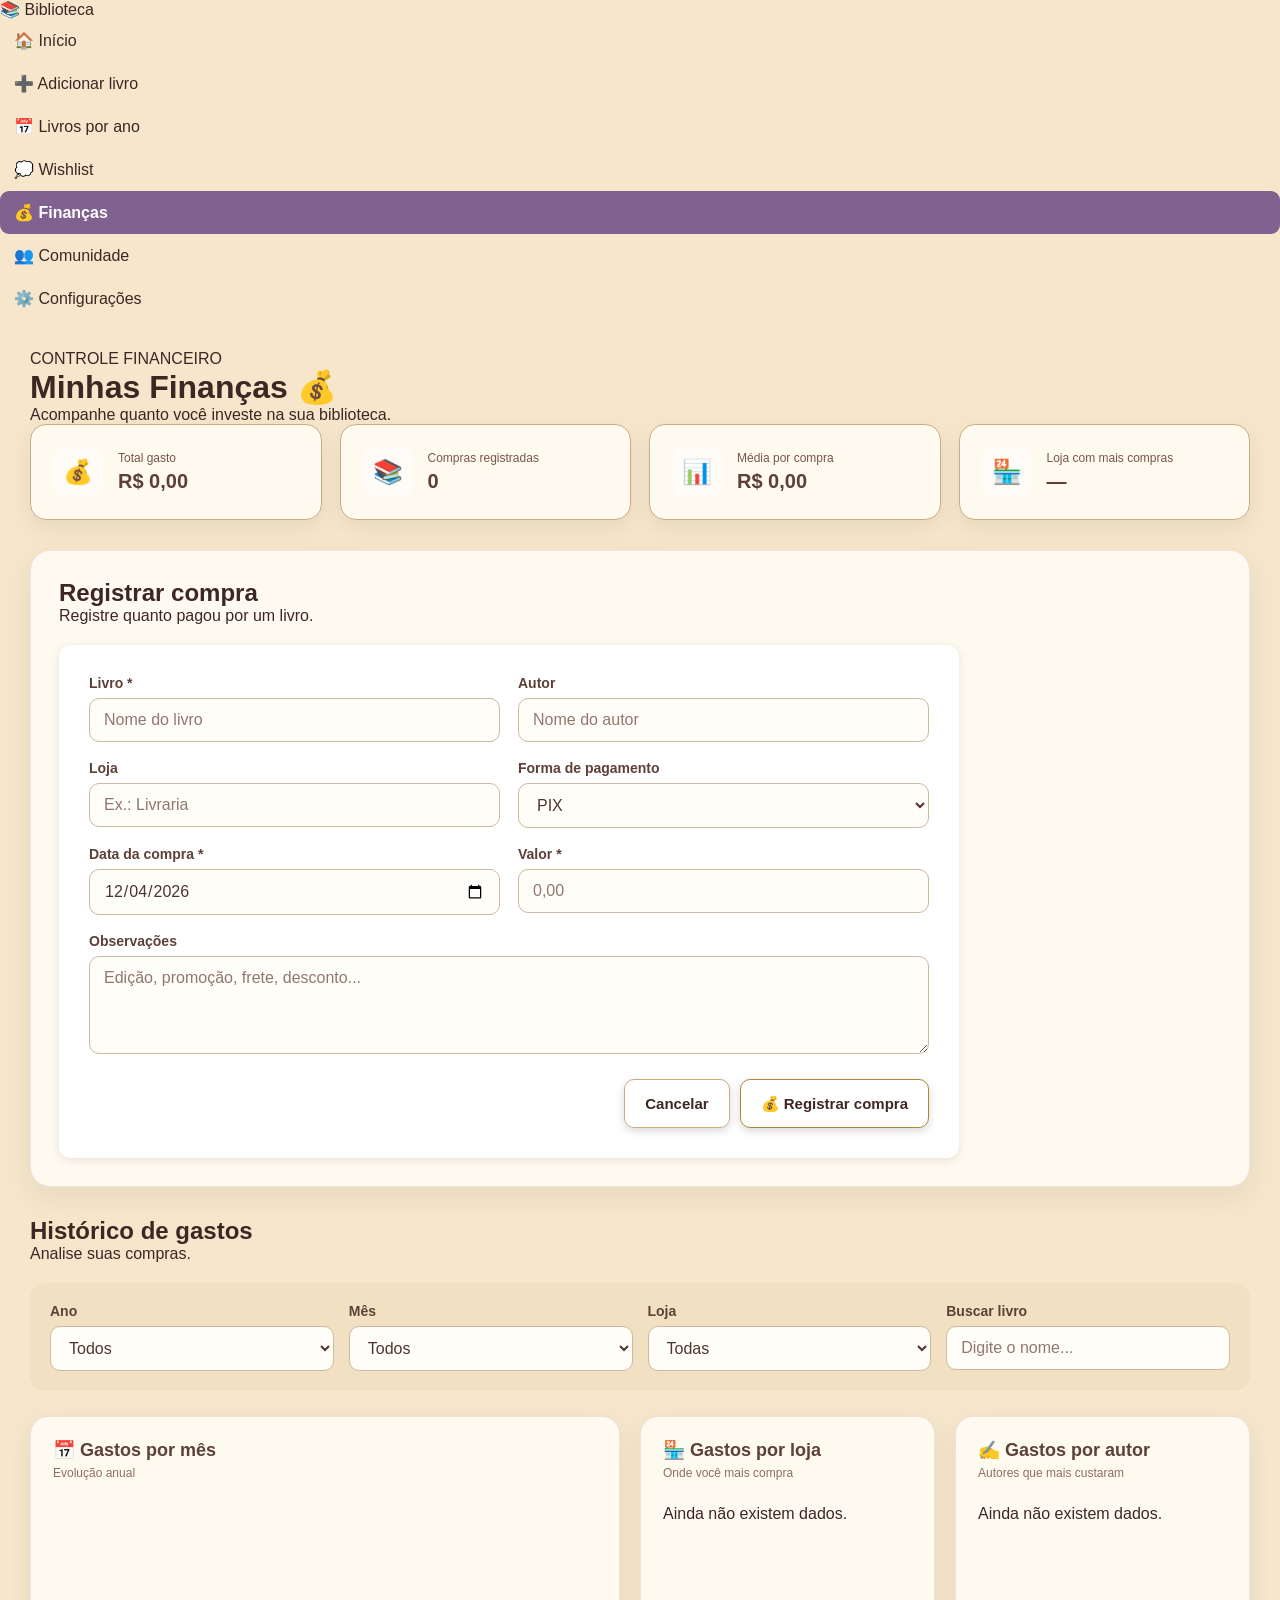
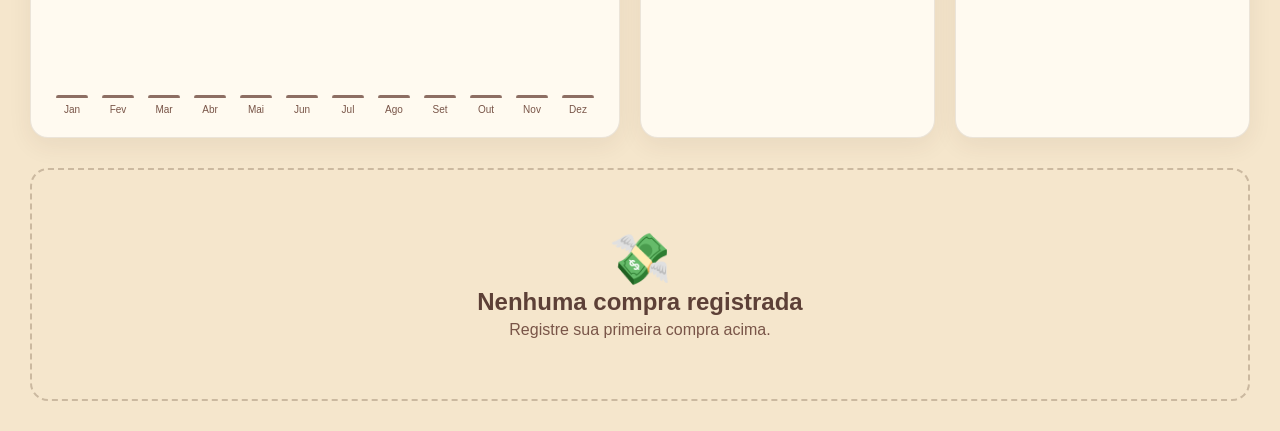
<file: pages/financas.html>
<!DOCTYPE html>
<html lang="pt-BR">

<head>

    <meta charset="UTF-8">

    <meta
        name="viewport"
        content="width=device-width, initial-scale=1.0"
    >

    <title>Finanças | Biblioteca Pessoal</title>

    <link rel="stylesheet" href="../css/style.css">
    <link rel="stylesheet" href="../css/biblioteca.css">
    <link rel="stylesheet" href="../css/responsive.css">
    <link rel="stylesheet" href="../css/darkmode.css">
    <link rel="stylesheet" href="../css/financas.css">
 <!-- Tema global: sempre depois dos outros CSS -->
    <link rel="stylesheet" href="../css/temas.css">
<link rel="stylesheet" href="../css/temas.css">

</head>


<body>


    <!-- =====================================================
         MENU
    ====================================================== -->

    <aside class="menu-lateral">

        <div class="logo">
            📚
            <span>Biblioteca</span>
        </div>


        <nav>

            <a href="../index.html">
                🏠 Início
            </a>

            <a href="adicionar-livro.html">
                ➕ Adicionar livro
            </a>

            <a href="livros-ano.html">
                📅 Livros por ano
            </a>

            <a href="wishlist.html">
                💭 Wishlist
            </a>

            <a
                href="financas.html"
                class="ativo"
            >
                💰 Finanças
            </a>

            <a href="comunidade.html">
                👥 Comunidade
            </a>

            <a href="configuracoes.html">
                ⚙️ Configurações
            </a>

        </nav>

    </aside>



    <!-- =====================================================
         CONTEÚDO
    ====================================================== -->

    <main class="conteudo-principal financas-pagina">


        <header class="cabecalho-pagina">

            <span class="titulo-pequeno">
                CONTROLE FINANCEIRO
            </span>

            <h1>
                Minhas Finanças 💰
            </h1>

            <p>
                Acompanhe quanto você investe na sua biblioteca.
            </p>

        </header>



        <!-- =================================================
             RESUMO
        ================================================== -->

        <section class="financas-resumo">


            <div class="financa-card resumo-total">

                <span class="financa-icone">
                    💰
                </span>

                <div>

                    <small>
                        Total gasto
                    </small>

                    <strong id="totalGasto">
                        R$ 0,00
                    </strong>

                </div>

            </div>


            <div class="financa-card">

                <span class="financa-icone">
                    📚
                </span>

                <div>

                    <small>
                        Compras registradas
                    </small>

                    <strong id="totalCompras">
                        0
                    </strong>

                </div>

            </div>


            <div class="financa-card">

                <span class="financa-icone">
                    📊
                </span>

                <div>

                    <small>
                        Média por compra
                    </small>

                    <strong id="mediaCompra">
                        R$ 0,00
                    </strong>

                </div>

            </div>


            <div class="financa-card">

                <span class="financa-icone">
                    🏪
                </span>

                <div>

                    <small>
                        Loja com mais compras
                    </small>

                    <strong id="lojaMaisUsada">
                        —
                    </strong>

                </div>

            </div>

        </section>



        <!-- =================================================
             FORMULÁRIO
        ================================================== -->

        <section class="financas-formulario">


            <div class="titulo-secao">

                <div>

                    <h2 id="tituloFormulario">
                        Registrar compra
                    </h2>

                    <p>
                        Registre quanto pagou por um livro.
                    </p>

                </div>

            </div>


            <form id="formFinanca">


                <input
                    type="hidden"
                    id="financaId"
                >


                <div class="financas-grid">


                    <div class="campo">

                        <label for="livroNome">
                            Livro *
                        </label>

                        <input
                            type="text"
                            id="livroNome"
                            required
                            placeholder="Nome do livro"
                        >

                    </div>


                    <div class="campo">

                        <label for="autorNome">
                            Autor
                        </label>

                        <input
                            type="text"
                            id="autorNome"
                            placeholder="Nome do autor"
                        >

                    </div>


                    <div class="campo">

                        <label for="lojaNome">
                            Loja
                        </label>

                        <input
                            type="text"
                            id="lojaNome"
                            placeholder="Ex.: Livraria"
                        >

                    </div>


                    <div class="campo">

                        <label for="formaPagamento">
                            Forma de pagamento
                        </label>

                        <select id="formaPagamento">

                            <option value="pix">
                                PIX
                            </option>

                            <option value="cartao">
                                Cartão
                            </option>

                            <option value="dinheiro">
                                Dinheiro
                            </option>

                            <option value="boleto">
                                Boleto
                            </option>

                            <option value="outro">
                                Outro
                            </option>

                        </select>

                    </div>


                    <div class="campo">

                        <label for="dataCompra">
                            Data da compra *
                        </label>

                        <input
                            type="date"
                            id="dataCompra"
                            required
                        >

                    </div>


                    <div class="campo">

                        <label for="valorCompra">
                            Valor *
                        </label>

                        <input
                            type="number"
                            id="valorCompra"
                            min="0"
                            step="0.01"
                            required
                            placeholder="0,00"
                        >

                    </div>


                    <div class="campo campo-largo">

                        <label for="observacoesCompra">
                            Observações
                        </label>

                        <textarea
                            id="observacoesCompra"
                            rows="4"
                            placeholder="Edição, promoção, frete, desconto..."
                        ></textarea>

                    </div>

                </div>



                <div class="financas-acoes">

                    <button
                        type="button"
                        id="cancelarEdicao"
                        class="botao-secundario"
                        hidden
                    >
                        Cancelar
                    </button>


                    <button
                        type="submit"
                        id="botaoSalvarFinanca"
                        class="botao-principal"
                    >
                        💰 Registrar compra
                    </button>

                </div>

            </form>

        </section>



        <!-- =================================================
             FILTROS
        ================================================== -->

        <section class="financas-filtros">


            <div class="titulo-secao">

                <div>

                    <h2>
                        Histórico de gastos
                    </h2>

                    <p>
                        Analise suas compras.
                    </p>

                </div>

            </div>


            <div class="filtros-financas">


                <div class="campo">

                    <label for="filtroAno">
                        Ano
                    </label>

                    <select id="filtroAno">

                        <option value="">
                            Todos
                        </option>

                    </select>

                </div>


                <div class="campo">

                    <label for="filtroMes">
                        Mês
                    </label>

                    <select id="filtroMes">

                        <option value="">
                            Todos
                        </option>

                        <option value="1">
                            Janeiro
                        </option>

                        <option value="2">
                            Fevereiro
                        </option>

                        <option value="3">
                            Março
                        </option>

                        <option value="4">
                            Abril
                        </option>

                        <option value="5">
                            Maio
                        </option>

                        <option value="6">
                            Junho
                        </option>

                        <option value="7">
                            Julho
                        </option>

                        <option value="8">
                            Agosto
                        </option>

                        <option value="9">
                            Setembro
                        </option>

                        <option value="10">
                            Outubro
                        </option>

                        <option value="11">
                            Novembro
                        </option>

                        <option value="12">
                            Dezembro
                        </option>

                    </select>

                </div>


                <div class="campo">

                    <label for="filtroLoja">
                        Loja
                    </label>

                    <select id="filtroLoja">

                        <option value="">
                            Todas
                        </option>

                    </select>

                </div>


                <div class="campo">

                    <label for="filtroBusca">
                        Buscar livro
                    </label>

                    <input
                        type="search"
                        id="filtroBusca"
                        placeholder="Digite o nome..."
                    >

                </div>

            </div>

        </section>



        <!-- =================================================
             GRÁFICOS
        ================================================== -->

        <section class="graficos-financas">


            <div class="grafico-box">

                <div class="grafico-titulo">

                    <h2>
                        📅 Gastos por mês
                    </h2>

                    <span>
                        Evolução anual
                    </span>

                </div>


                <div
                    id="graficoMeses"
                    class="grafico-barras"
                >
                </div>

            </div>


            <div class="grafico-box">

                <div class="grafico-titulo">

                    <h2>
                        🏪 Gastos por loja
                    </h2>

                    <span>
                        Onde você mais compra
                    </span>

                </div>


                <div
                    id="graficoLojas"
                    class="grafico-ranking"
                >
                </div>

            </div>


            <div class="grafico-box">

                <div class="grafico-titulo">

                    <h2>
                        ✍️ Gastos por autor
                    </h2>

                    <span>
                        Autores que mais custaram
                    </span>

                </div>


                <div
                    id="graficoAutores"
                    class="grafico-ranking"
                >
                </div>

            </div>

        </section>



        <!-- =================================================
             TABELA
        ================================================== -->

        <section class="historico-financas">


            <div
                id="listaFinancas"
                class="lista-financas"
            >
            </div>


            <div
                id="financasVazio"
                class="financas-vazio"
            >

                <div>
                    💸
                </div>

                <h2>
                    Nenhuma compra registrada
                </h2>

                <p>
                    Registre sua primeira compra acima.
                </p>

            </div>

        </section>


    </main>



<!-- Recupera e salva os dados -->
<script src="../js/storage.js"></script>

<!-- Aplica o tema global -->
<script src="../js/tema.js"></script>

<!-- Mantém os registros e gráficos financeiros -->
<script src="../js/financas.js"></script>

</body>

</html>
</file>
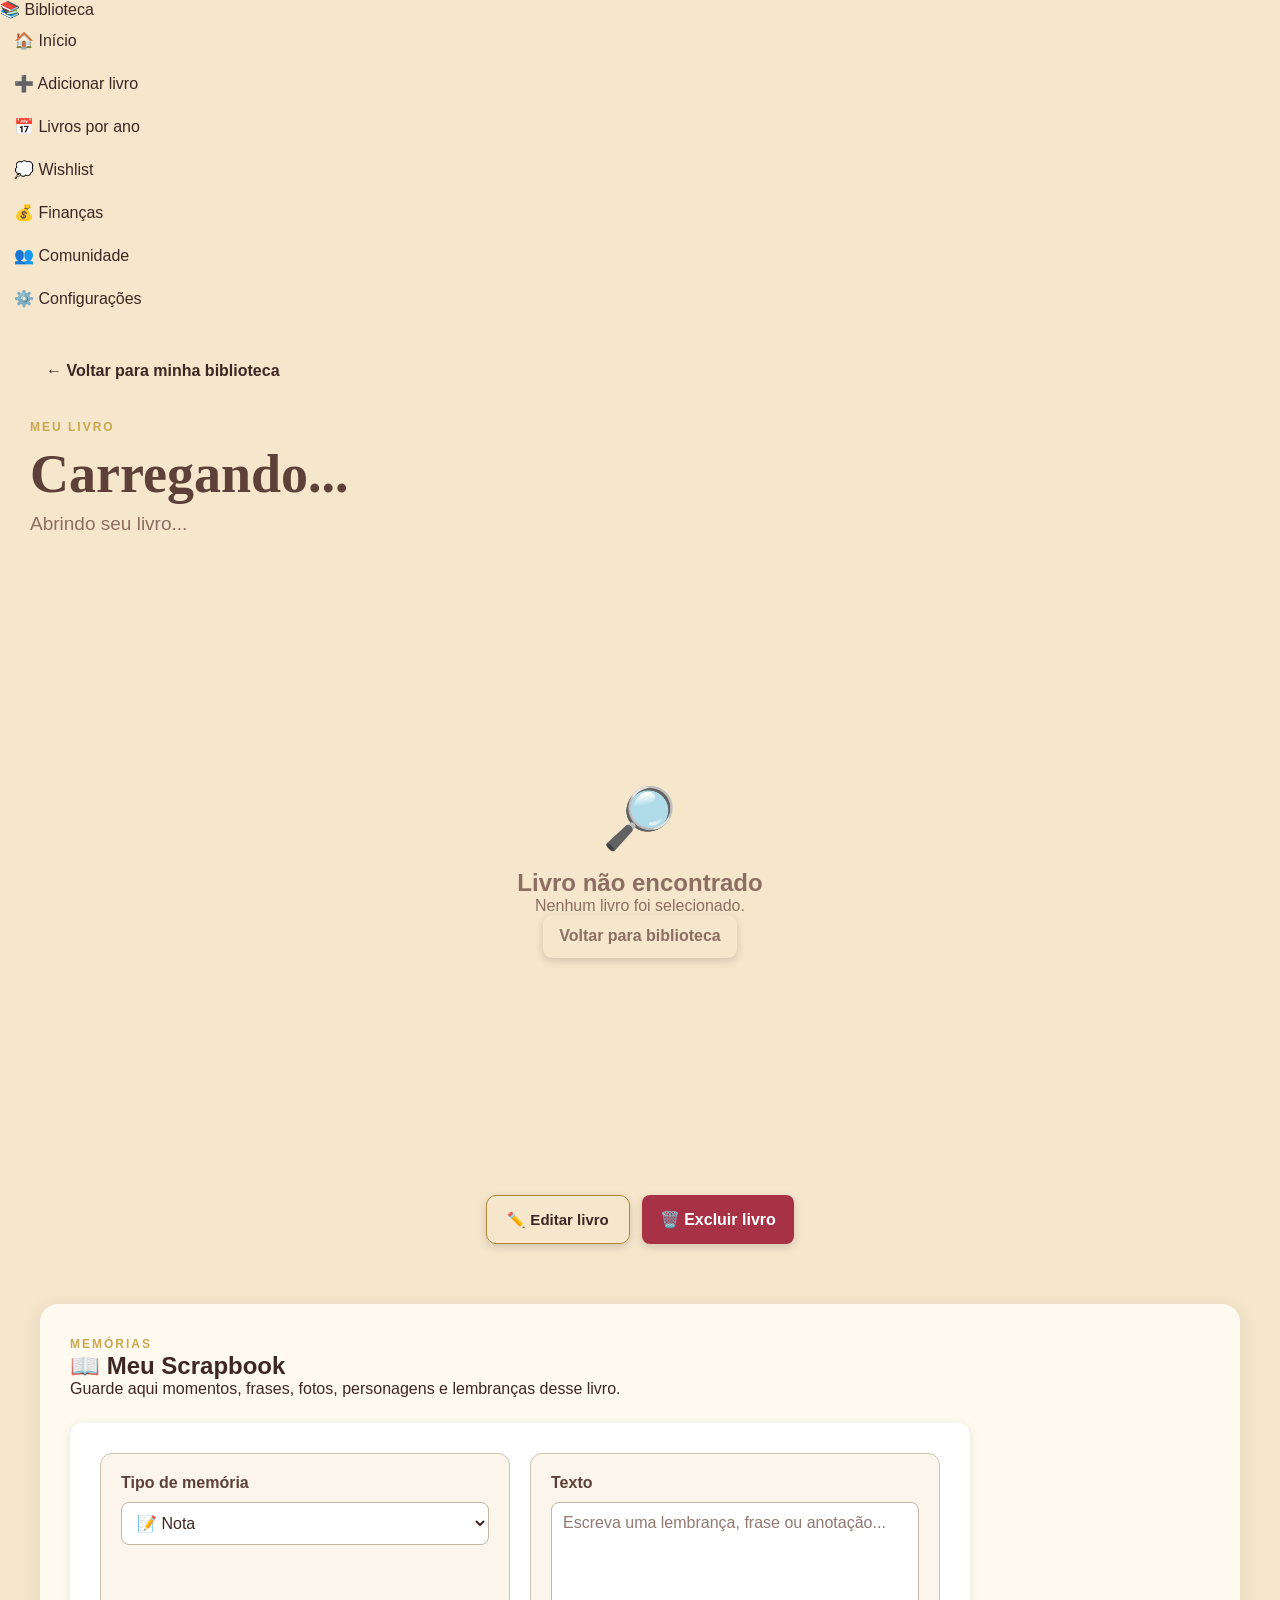
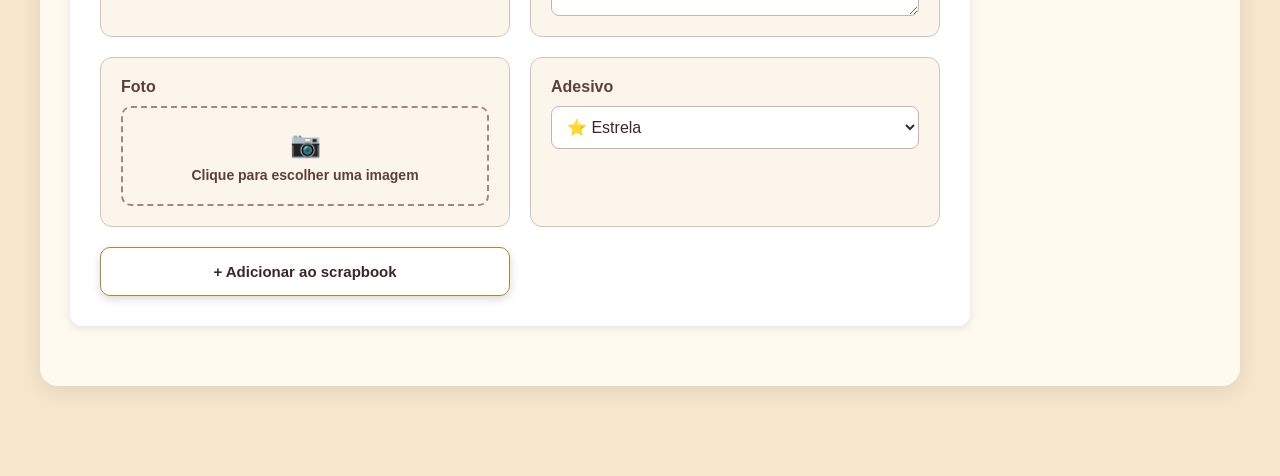
<file: pages/livro.html>
<!DOCTYPE html>
<html lang="pt-BR">

<head>

    <meta charset="UTF-8">

    <meta
        name="viewport"
        content="width=device-width, initial-scale=1.0"
    >

    <title>Livro | Biblioteca Pessoal</title>

    <!-- CSS principal -->
    <link
        rel="stylesheet"
        href="../css/style.css"
    >

    <link
        rel="stylesheet"
        href="../css/biblioteca.css"
    >

    <link
        rel="stylesheet"
        href="../css/responsive.css"
    >

    <link
        rel="stylesheet"
        href="../css/darkmode.css"
    >

    <!-- CSS específico desta página -->
    <link
        rel="stylesheet"
        href="../css/livro.css"
    >

    <link
    rel="stylesheet"
    href="../css/temas.css"
>

<link rel="stylesheet" href="../css/temas.css">

</head>


<body>


    <!-- =====================================================
         MENU LATERAL
    ====================================================== -->

    <aside class="menu-lateral">

        <div class="logo">
            📚
            <span>Biblioteca</span>
        </div>


        <nav>

            <a href="../index.html">
                🏠 Início
            </a>

            <a href="adicionar-livro.html">
                ➕ Adicionar livro
            </a>

            <a href="livros-ano.html">
                📅 Livros por ano
            </a>

            <a href="wishlist.html">
                💭 Wishlist
            </a>

            <a href="financas.html">
                💰 Finanças
            </a>

            <a href="comunidade.html">
                👥 Comunidade
            </a>

            <a href="configuracoes.html">
                ⚙️ Configurações
            </a>

        </nav>

    </aside>



    <!-- =====================================================
         CONTEÚDO
    ====================================================== -->

    <main class="conteudo-principal">


        <!-- =================================================
             BARRA SUPERIOR
        ================================================== -->

        <div class="barra-livro">

            <a
                href="../index.html"
                class="botao-voltar"
            >
                ← Voltar para minha biblioteca
            </a>

        </div>



        <!-- =================================================
             CABEÇALHO
        ================================================== -->

        <header class="cabecalho-livro">

            <span
                id="etiquetaLivro"
                class="etiqueta-livro"
            >
                MEU LIVRO
            </span>


            <h1 id="tituloLivro">
                Carregando...
            </h1>


            <p id="autorLivro">
                Abrindo seu livro...
            </p>

        </header>



        <!-- =================================================
             LIVRO FECHADO
        ================================================== -->

        <section
            id="livroFechadoArea"
            class="livro-fechado-area"
        >

            <div
                id="capaFechada"
                class="capa-fechada"
            >

                <!-- A capa será colocada pelo JavaScript -->

            </div>


            <p class="instrucao-livro">
                Clique na capa para abrir o livro
            </p>

        </section>



        <!-- =================================================
             LIVRO ABERTO
        ================================================== -->

        <section
            id="livroAbertoArea"
            class="livro-aberto-area"
        >


            <div
                id="livroAberto"
                class="livro-aberto"
            >


                <!-- =========================================
                     PÁGINA ESQUERDA
                ========================================== -->

                <article
                    id="paginaEsquerda"
                    class="pagina pagina-esquerda"
                >

                    <div
                        id="conteudoPaginaEsquerda"
                        class="pagina-conteudo"
                    >

                    </div>

                </article>



                <!-- =========================================
                     PÁGINA DIREITA
                ========================================== -->

                <article
                    id="paginaDireita"
                    class="pagina pagina-direita"
                >

                    <div
                        id="conteudoPaginaDireita"
                        class="pagina-conteudo"
                    >

                    </div>

                </article>


            </div>



            <!-- =============================================
                 CONTROLES
            ============================================== -->

            <div class="controles-pagina">

                <button
                    type="button"
                    id="botaoAnterior"
                >
                    ← Página anterior
                </button>


                <span id="contadorPagina">
                    1 / 1
                </span>


                <button
                    type="button"
                    id="botaoProxima"
                >
                    Próxima página →
                </button>

            </div>


        </section>



        <!-- =================================================
             AÇÕES
        ================================================== -->

        <div class="acoes-livro">

            <button
                type="button"
                id="botaoEditar"
                class="botao-principal"
            >
                ✏️ Editar livro
            </button>


            <button
                type="button"
                id="botaoExcluir"
                class="botao-perigo"
            >
                🗑️ Excluir livro
            </button>

        </div>



        <!-- =================================================
             SCRAPBOOK
        ================================================== -->

        <section
            id="scrapbookArea"
            class="scrapbook-area"
        >

            <span class="etiqueta-livro">
                MEMÓRIAS
            </span>


            <h2>
                📖 Meu Scrapbook
            </h2>


            <p>
                Guarde aqui momentos, frases, fotos,
                personagens e lembranças desse livro.
            </p>



            <!-- =============================================
                 FORMULÁRIO
            ============================================== -->

            <form
                id="formScrapbook"
                class="scrap-form"
            >


                <!-- Tipo -->

                <div class="scrap-form-item">

                    <label for="tipoScrap">
                        Tipo de memória
                    </label>


                    <select id="tipoScrap">

                        <option value="nota">
                            📝 Nota
                        </option>

                        <option value="frase">
                            💬 Frase
                        </option>

                        <option value="foto">
                            📷 Foto
                        </option>

                        <option value="adesivo">
                            ⭐ Adesivo
                        </option>

                    </select>

                </div>



                <!-- Texto -->

                <div class="scrap-form-item">

                    <label for="textoScrap">
                        Texto
                    </label>


                    <textarea
                        id="textoScrap"
                        rows="5"
                        placeholder="Escreva uma lembrança, frase ou anotação..."
                    ></textarea>

                </div>



                <!-- Foto -->

                <div class="scrap-form-item">

                    <label>
                        Foto
                    </label>


                    <label
                        for="fotoScrap"
                        class="scrap-upload"
                    >

                        📷

                        <span>
                            Clique para escolher uma imagem
                        </span>

                    </label>


                    <input
                        type="file"
                        id="fotoScrap"
                        accept="image/*"
                        hidden
                    >

                </div>



                <!-- Adesivo -->

                <div class="scrap-form-item">

                    <label for="adesivoScrap">
                        Adesivo
                    </label>


                    <select id="adesivoScrap">

                        <option value="⭐">
                            ⭐ Estrela
                        </option>

                        <option value="❤️">
                            ❤️ Coração
                        </option>

                        <option value="🌸">
                            🌸 Flor
                        </option>

                        <option value="📚">
                            📚 Livros
                        </option>

                        <option value="✨">
                            ✨ Brilho
                        </option>

                        <option value="☕">
                            ☕ Café
                        </option>

                    </select>

                </div>


                <button
                    type="submit"
                    class="botao-principal"
                >
                    + Adicionar ao scrapbook
                </button>


            </form>



            <!-- =============================================
                 MEMÓRIAS
            ============================================== -->

            <div
                id="scrapbookGrid"
                class="scrapbook-grid"
            >

            </div>

        </section>


    </main>



    <!-- =====================================================
         JAVASCRIPT
    ====================================================== -->

    <script src="../js/storage.js"></script>

    <script src="../js/livro.js"></script>


</body>

</html>
</file>
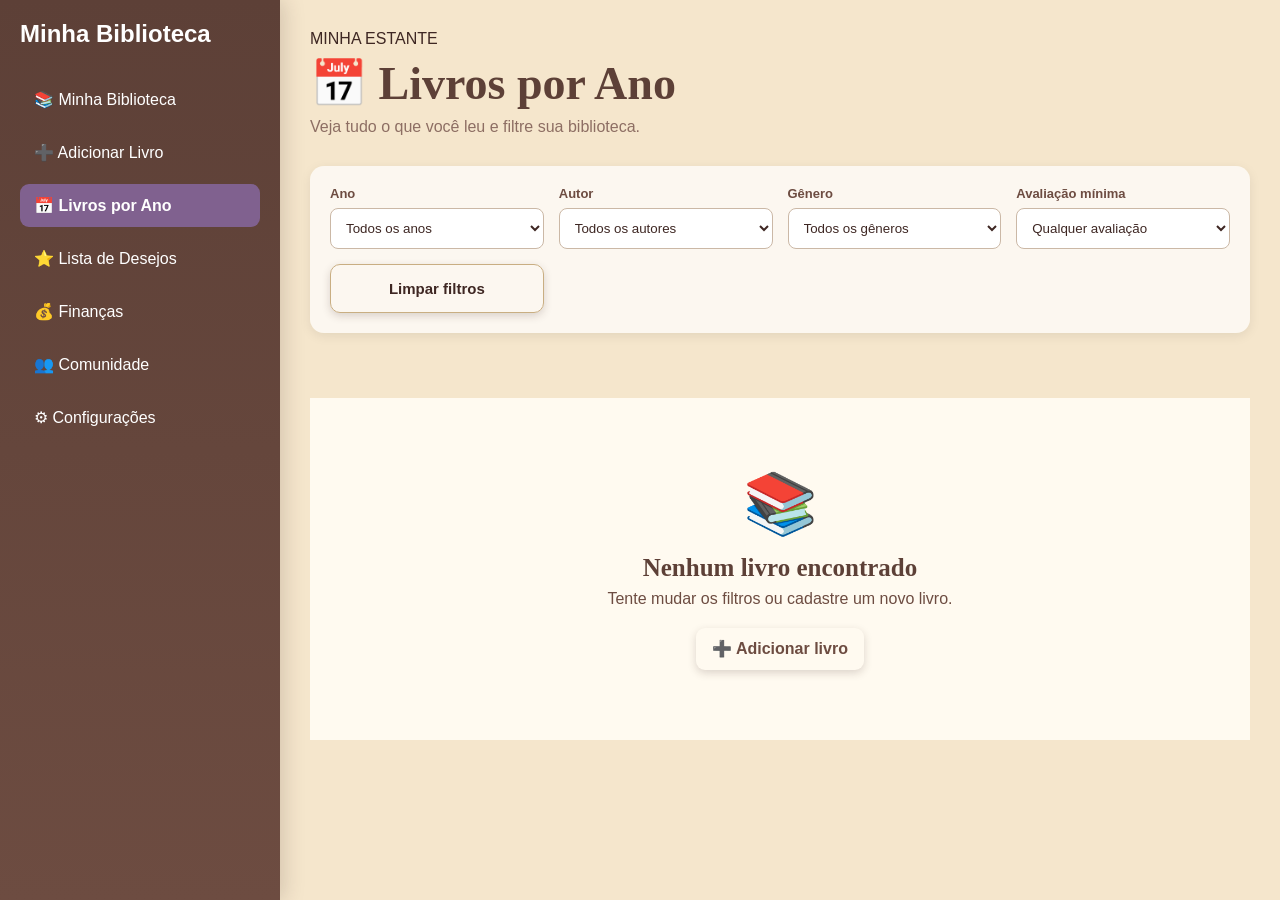
<file: pages/livros-ano.html>
<!DOCTYPE html>
<html lang="pt-BR">

<head>

    <meta charset="UTF-8">

    <meta
        name="viewport"
        content="width=device-width, initial-scale=1.0"
    >

    <title>Livros por Ano</title>

    <link
        rel="stylesheet"
        href="../css/style.css"
    >

    <link
        rel="stylesheet"
        href="../css/biblioteca.css"
    >

    <link
        rel="stylesheet"
        href="../css/responsive.css"
    >

    <link
        rel="stylesheet"
        href="../css/darkmode.css"
    >
    <link
    rel="stylesheet"
    href="../css/temas.css"
>

<link rel="stylesheet" href="../css/temas.css">

</head>

<body>

<div class="app">

    <!-- =====================================================
         MENU LATERAL
    ====================================================== -->

    <aside class="sidebar">

        <div class="logo">

            <h1 id="nomeBiblioteca">
                Minha Biblioteca
            </h1>

        </div>


        <nav>

            <a href="../index.html">
                📚 Minha Biblioteca
            </a>

            <a href="adicionar-livro.html">
                ➕ Adicionar Livro
            </a>

            <a
                href="livros-ano.html"
                class="menu-ativo"
            >
                📅 Livros por Ano
            </a>

            <a href="wishlist.html">
                ⭐ Lista de Desejos
            </a>

            <a href="financas.html">
                💰 Finanças
            </a>

            <a href="comunidade.html">
                👥 Comunidade
            </a>

            <a href="configuracoes.html">
                ⚙ Configurações
            </a>

        </nav>

    </aside>


    <!-- =====================================================
         CONTEÚDO
    ====================================================== -->

    <main>

        <section class="topo-pagina">

            <span class="etiqueta-livro">
                MINHA ESTANTE
            </span>

            <h2>
                📅 Livros por Ano
            </h2>

            <p>
                Veja tudo o que você leu e filtre sua biblioteca.
            </p>

        </section>


        <!-- =================================================
             FILTROS
        ================================================== -->

        <section class="filtros-livros">

            <div class="grupo-filtro">

                <label for="filtroAno">
                    Ano
                </label>

                <select id="filtroAno">

                    <option value="todos">
                        Todos os anos
                    </option>

                </select>

            </div>


            <div class="grupo-filtro">

                <label for="filtroAutor">
                    Autor
                </label>

                <select id="filtroAutor">

                    <option value="todos">
                        Todos os autores
                    </option>

                </select>

            </div>


            <div class="grupo-filtro">

                <label for="filtroGenero">
                    Gênero
                </label>

                <select id="filtroGenero">

                    <option value="todos">
                        Todos os gêneros
                    </option>

                </select>

            </div>


            <div class="grupo-filtro">

                <label for="filtroAvaliacao">
                    Avaliação mínima
                </label>

                <select id="filtroAvaliacao">

                    <option value="todos">
                        Qualquer avaliação
                    </option>

                    <option value="5">
                        ⭐ 5
                    </option>

                    <option value="4">
                        ⭐ 4 ou mais
                    </option>

                    <option value="3">
                        ⭐ 3 ou mais
                    </option>

                    <option value="2">
                        ⭐ 2 ou mais
                    </option>

                    <option value="1">
                        ⭐ 1 ou mais
                    </option>

                </select>

            </div>


            <button
                id="limparFiltros"
                type="button"
                class="botao-secundario"
            >
                Limpar filtros
            </button>

        </section>


        <!-- =================================================
             RESUMO
        ================================================== -->

        <section
            id="resumoAno"
            class="resumo-ano"
        >

        </section>


        <!-- =================================================
             LIVROS
        ================================================== -->

        <section
            id="listaLivrosAno"
            class="lista-livros-ano"
        >

        </section>

    </main>

</div>


<script src="../js/storage.js"></script>

<script src="../js/livros.js"></script>

<script src="../js/tema.js"></script>

<script src="../js/livrosAno.js"></script>

</body>

</html>
</file>
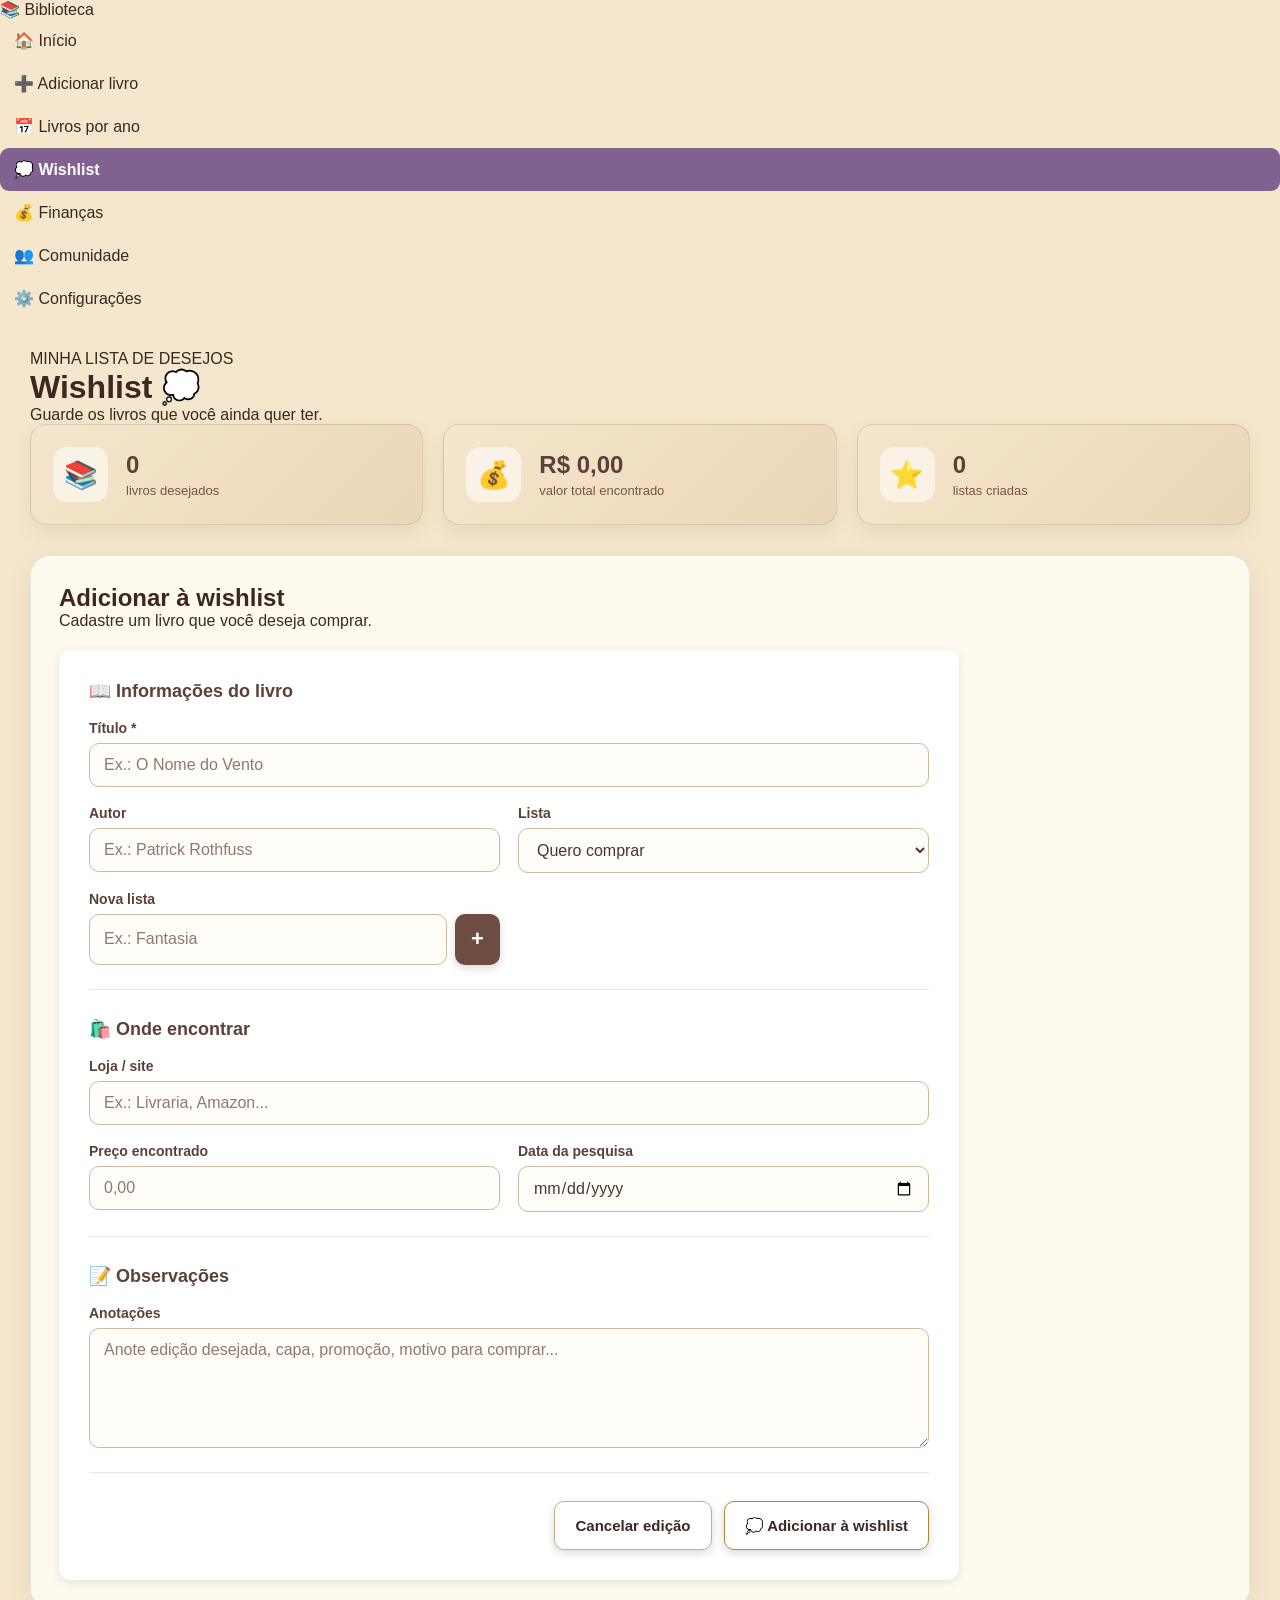
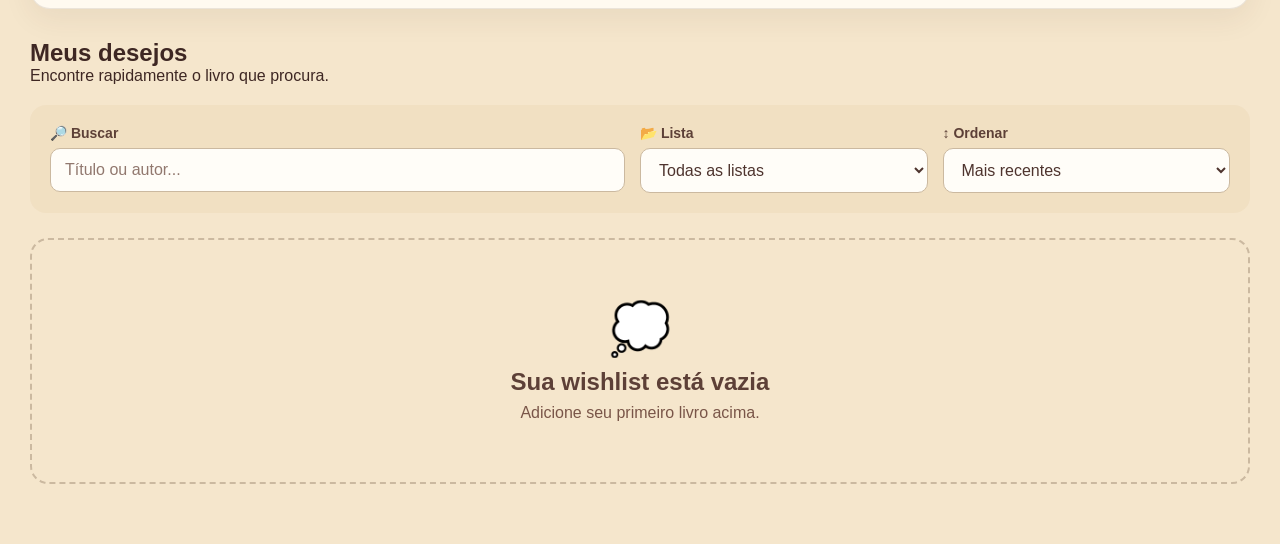
<file: pages/wishlist.html>
<!DOCTYPE html>
<html lang="pt-BR">

<head>

    <meta charset="UTF-8">

    <meta
        name="viewport"
        content="width=device-width, initial-scale=1.0"
    >

    <title>Wishlist | Biblioteca Pessoal</title>

    <link rel="stylesheet" href="../css/style.css">
    <link rel="stylesheet" href="../css/biblioteca.css">
    <link rel="stylesheet" href="../css/responsive.css">
    <link rel="stylesheet" href="../css/darkmode.css">
    <link rel="stylesheet" href="../css/wishlist.css">
<link
    rel="stylesheet"
    href="../css/temas.css"
>

<link rel="stylesheet" href="../css/temas.css">

</head>


<body>


    <!-- =====================================================
         MENU LATERAL
    ====================================================== -->

    <aside class="menu-lateral">

        <div class="logo">
            📚
            <span>Biblioteca</span>
        </div>


        <nav>

            <a href="../index.html">
                🏠 Início
            </a>

            <a href="adicionar-livro.html">
                ➕ Adicionar livro
            </a>

            <a href="livros-ano.html">
                📅 Livros por ano
            </a>

            <a
                href="wishlist.html"
                class="ativo"
            >
                💭 Wishlist
            </a>

            <a href="financas.html">
                💰 Finanças
            </a>

            <a href="comunidade.html">
                👥 Comunidade
            </a>

            <a href="configuracoes.html">
                ⚙️ Configurações
            </a>

        </nav>

    </aside>



    <!-- =====================================================
         CONTEÚDO
    ====================================================== -->

    <main class="conteudo-principal wishlist-pagina">


        <!-- =================================================
             CABEÇALHO
        ================================================== -->

        <header class="cabecalho-pagina">

            <span class="titulo-pequeno">
                MINHA LISTA DE DESEJOS
            </span>

            <h1>
                Wishlist 💭
            </h1>

            <p>
                Guarde os livros que você ainda quer ter.
            </p>

        </header>



        <!-- =================================================
             RESUMO
        ================================================== -->

        <section class="wishlist-resumo">


            <div class="wishlist-resumo-card">

                <span class="resumo-icone">
                    📚
                </span>

                <div>

                    <strong id="totalWishlist">
                        0
                    </strong>

                    <span>
                        livros desejados
                    </span>

                </div>

            </div>


            <div class="wishlist-resumo-card">

                <span class="resumo-icone">
                    💰
                </span>

                <div>

                    <strong id="valorWishlist">
                        R$ 0,00
                    </strong>

                    <span>
                        valor total encontrado
                    </span>

                </div>

            </div>


            <div class="wishlist-resumo-card">

                <span class="resumo-icone">
                    ⭐
                </span>

                <div>

                    <strong id="listaPrincipal">
                        0
                    </strong>

                    <span>
                        listas criadas
                    </span>

                </div>

            </div>

        </section>



        <!-- =================================================
             FORMULÁRIO
        ================================================== -->

        <section class="wishlist-formulario">


            <div class="titulo-secao">

                <div>

                    <h2 id="tituloFormulario">
                        Adicionar à wishlist
                    </h2>

                    <p>
                        Cadastre um livro que você deseja comprar.
                    </p>

                </div>

            </div>


            <form id="formWishlist">


                <input
                    type="hidden"
                    id="itemId"
                >


                <!-- -----------------------------------------
                     INFORMAÇÕES DO LIVRO
                ------------------------------------------ -->

                <div class="wishlist-bloco">

                    <h3>
                        📖 Informações do livro
                    </h3>


                    <div class="wishlist-grid">


                        <div class="campo">

                            <label for="wishlistTitulo">
                                Título *
                            </label>

                            <input
                                type="text"
                                id="wishlistTitulo"
                                required
                                placeholder="Ex.: O Nome do Vento"
                            >

                        </div>


                        <div class="campo">

                            <label for="wishlistAutor">
                                Autor
                            </label>

                            <input
                                type="text"
                                id="wishlistAutor"
                                placeholder="Ex.: Patrick Rothfuss"
                            >

                        </div>


                        <div class="campo">

                            <label for="wishlistLista">
                                Lista
                            </label>

                            <select id="wishlistLista">

                                <option value="Quero comprar">
                                    Quero comprar
                                </option>

                            </select>

                        </div>


                        <div class="campo">

                            <label for="novaLista">
                                Nova lista
                            </label>

                            <div class="campo-com-botao">

                                <input
                                    type="text"
                                    id="novaLista"
                                    placeholder="Ex.: Fantasia"
                                >

                                <button
                                    type="button"
                                    id="botaoNovaLista"
                                    class="botao-pequeno"
                                >
                                    +
                                </button>

                            </div>

                        </div>

                    </div>

                </div>



                <!-- -----------------------------------------
                     COMPRA
                ------------------------------------------ -->

                <div class="wishlist-bloco">

                    <h3>
                        🛍️ Onde encontrar
                    </h3>


                    <div class="wishlist-grid">


                        <div class="campo">

                            <label for="wishlistLoja">
                                Loja / site
                            </label>

                            <input
                                type="text"
                                id="wishlistLoja"
                                placeholder="Ex.: Livraria, Amazon..."
                            >

                        </div>


                        <div class="campo">

                            <label for="wishlistPreco">
                                Preço encontrado
                            </label>

                            <input
                                type="number"
                                id="wishlistPreco"
                                min="0"
                                step="0.01"
                                placeholder="0,00"
                            >

                        </div>


                        <div class="campo">

                            <label for="wishlistData">
                                Data da pesquisa
                            </label>

                            <input
                                type="date"
                                id="wishlistData"
                            >

                        </div>

                    </div>

                </div>



                <!-- -----------------------------------------
                     OBSERVAÇÕES
                ------------------------------------------ -->

                <div class="wishlist-bloco">

                    <h3>
                        📝 Observações
                    </h3>


                    <div class="campo">

                        <label for="wishlistObservacoes">
                            Anotações
                        </label>

                        <textarea
                            id="wishlistObservacoes"
                            rows="5"
                            placeholder="Anote edição desejada, capa, promoção, motivo para comprar..."
                        ></textarea>

                    </div>

                </div>



                <!-- -----------------------------------------
                     BOTÕES
                ------------------------------------------ -->

                <div class="wishlist-acoes">

                    <button
                        type="button"
                        id="botaoCancelarEdicao"
                        class="botao-secundario"
                        hidden
                    >
                        Cancelar edição
                    </button>


                    <button
                        type="submit"
                        id="botaoSalvarWishlist"
                        class="botao-principal"
                    >
                        💭 Adicionar à wishlist
                    </button>

                </div>


            </form>

        </section>



        <!-- =================================================
             FILTROS
        ================================================== -->

        <section class="wishlist-filtros">


            <div class="titulo-secao">

                <div>

                    <h2>
                        Meus desejos
                    </h2>

                    <p>
                        Encontre rapidamente o livro que procura.
                    </p>

                </div>

            </div>


            <div class="filtros-grid">


                <div class="campo">

                    <label for="filtroBusca">
                        🔎 Buscar
                    </label>

                    <input
                        type="search"
                        id="filtroBusca"
                        placeholder="Título ou autor..."
                    >

                </div>


                <div class="campo">

                    <label for="filtroLista">
                        📂 Lista
                    </label>

                    <select id="filtroLista">

                        <option value="">
                            Todas as listas
                        </option>

                    </select>

                </div>


                <div class="campo">

                    <label for="filtroOrdenacao">
                        ↕️ Ordenar
                    </label>

                    <select id="filtroOrdenacao">

                        <option value="recentes">
                            Mais recentes
                        </option>

                        <option value="titulo">
                            Título
                        </option>

                        <option value="autor">
                            Autor
                        </option>

                        <option value="preco-menor">
                            Menor preço
                        </option>

                        <option value="preco-maior">
                            Maior preço
                        </option>

                    </select>

                </div>

            </div>

        </section>



        <!-- =================================================
             LISTA DE LIVROS
        ================================================== -->

        <section>

            <div
                id="wishlistListaLivros"
                class="wishlist-lista"
            >
            </div>


            <div
                id="wishlistVazia"
                class="wishlist-vazia"
            >

                <div>
                    💭
                </div>

                <h2>
                    Sua wishlist está vazia
                </h2>

                <p>
                    Adicione seu primeiro livro acima.
                </p>

            </div>

        </section>


    </main>



    <!-- =====================================================
         JAVASCRIPT
    ====================================================== -->

  <!-- Recupera e salva os dados -->
<script src="../js/storage.js"></script>

<!-- Aplica o tema global -->
<script src="../js/tema.js"></script>

<!-- Mantém a lista de desejos e seus filtros -->
<script src="../js/wishlist.js"></script>


</body>

</html>
</file>
<file: css/style.css>
*{
    margin:0;
    padding:0;
    box-sizing:border-box;
}

body{
    font-family:Arial, Helvetica, sans-serif;
    background:#F5E6CC;
    color:#3e2723;
}

.app{
    display:flex;
    min-height:100vh;
}

.sidebar{
    width:280px;
    background:#5D4037;
    color:white;
    padding:20px;
}

.sidebar h1{
    font-size:24px;
    margin-bottom:30px;
}

.sidebar nav{
    display:flex;
    flex-direction:column;
    gap:10px;
}

.sidebar a{
    color:white;
    text-decoration:none;
    padding:12px;
    border-radius:8px;
}

.sidebar a:hover{
    background:#6D4C41;
}

main{
    flex:1;
    padding:30px;
}

/* =========================================
   CABEÇALHO DO USUÁRIO
========================================= */

.cabecalho-usuario {
    display: flex;
    align-items: center;
    justify-content: space-between;
    gap: 20px;
}


/* =========================================
   FOTO DE PERFIL
========================================= */

.foto-perfil-global {
    width: 56px;
    height: 56px;

    border-radius: 50%;

    display: flex;
    align-items: center;
    justify-content: center;

    overflow: hidden;

    background: #ead7b7;
    border: 3px solid #c8a951;

    font-size: 28px;

    flex-shrink: 0;
}


/* Imagem escolhida pelo usuário */

.foto-perfil-global img {
    width: 100%;
    height: 100%;

    object-fit: cover;

    display: block;
}
</file>
<file: css/biblioteca.css>
.topo{
    margin-bottom:30px;
}

.estatisticas{
    display:grid;
    grid-template-columns:
    repeat(auto-fit,minmax(200px,1fr));

    gap:20px;

    margin-bottom:40px;
}

.card{
    background:white;
    padding:20px;
    border-radius:12px;

    box-shadow:0 2px 10px rgba(0,0,0,.1);
}

.card h3{
    margin-bottom:10px;
}

#estante{

    display:grid;

    grid-template-columns:
    repeat(auto-fill,minmax(140px,1fr));

    gap:20px;
}

.livro-estante{

    height:220px;

    border-radius:10px;

    overflow:hidden;

    cursor:pointer;

    transition:.3s;
}

.livro-estante:hover{

    transform:translateY(-8px);
}

.livro-estante img{

    width:100%;
    height:100%;
    object-fit:cover;
}

form{

    max-width:900px;

    background:white;

    padding:30px;

    border-radius:12px;

    box-shadow:0 2px 10px rgba(0,0,0,.1);

}

.grupo{

    display:flex;

    flex-direction:column;

    margin-bottom:20px;

}

.grupo label{

    font-weight:bold;

    margin-bottom:8px;

}

.grupo input,
.grupo textarea,
.grupo select{

    padding:12px;

    border:1px solid #ccc;

    border-radius:8px;

}

button{

    background:#6D4C41;

    color:white;

    border:none;

    padding:15px;

    border-radius:8px;

    cursor:pointer;

}

button:hover{

    opacity:.9;

}

/* =========================================================
   NOVA ESTANTE
   ========================================================= */

.estante {

    display: grid;

    grid-template-columns:
        repeat(
            auto-fill,
            minmax(130px, 1fr)
        );

    gap: 25px;

    padding: 35px;

    min-height: 300px;

    background:

        linear-gradient(
            to bottom,
            #6d4c41 0,
            #6d4c41 8px,
            #3e2723 8px,
            #3e2723 20px
        );

    background-size:
        100% 260px;

    border-radius: 15px;

    box-shadow:
        inset 0 0 30px
        rgba(0,0,0,.3);

}


/* =========================================================
   LIVRO NA ESTANTE
   ========================================================= */

.livro-estante {

    height: 210px;

    position: relative;

    cursor: pointer;

    border-radius:
        4px 8px 8px 4px;

    overflow: hidden;

    box-shadow:
        5px 7px 12px
        rgba(0,0,0,.4);

    transition:

        transform .3s ease,

        box-shadow .3s ease;

}


.livro-estante:hover {

    transform:

        translateY(-12px)
        scale(1.03);

    box-shadow:
        8px 15px 20px
        rgba(0,0,0,.5);

}


.livro-estante img {

    width: 100%;

    height: 100%;

    object-fit: cover;

    display: block;

}


/* =========================================================
   INFORMAÇÕES AO PASSAR O MOUSE
   ========================================================= */

.livro-hover {

    position: absolute;

    bottom: 0;

    left: 0;

    right: 0;

    padding: 12px;

    display: flex;

    flex-direction: column;

    gap: 4px;

    background:

        linear-gradient(
            transparent,
            rgba(0,0,0,.9)
        );

    color: white;

    transform:
        translateY(100%);

    transition:
        transform .3s ease;

}


.livro-estante:hover
.livro-hover {

    transform:
        translateY(0);

}


.livro-hover strong {

    font-size: 14px;

}


.livro-hover span {

    font-size: 12px;

    opacity: .85;

}


/* =========================================================
   ESTANTE VAZIA
   ========================================================= */

.estante-vazia {

    grid-column:
        1 / -1;

    min-height: 280px;

    display: flex;

    flex-direction: column;

    justify-content: center;

    align-items: center;

    text-align: center;

    color: #f5e6cc;

}


.icone-vazio {

    font-size: 60px;

    margin-bottom: 15px;

}


.estante-vazia p {

    margin: 10px 0 20px;

}


/* =========================================================
   BOTÃO PRINCIPAL
   ========================================================= */

.botao-principal {

    display: inline-block;

    background:
        #C8A951;

    color:
        #3e2723;

    text-decoration: none;

    border: none;

    padding:
        11px 18px;

    border-radius:
        8px;

    font-weight:
        bold;

    cursor: pointer;

    transition:
        .2s;

}


.botao-principal:hover {

    transform:
        translateY(-2px);

    filter:
        brightness(1.08);

}


/* =========================================================
   TÍTULO DA SEÇÃO
   ========================================================= */

.titulo-secao {

    display: flex;

    justify-content: space-between;

    align-items: center;

    gap: 20px;

    margin-bottom: 20px;

}


/* =========================================================
   ESTATÍSTICAS DETALHADAS
   ========================================================= */

.estatisticas-detalhadas {

    display: grid;

    grid-template-columns:
        repeat(
            auto-fit,
            minmax(180px, 1fr)
        );

    gap: 15px;

    margin-top: 30px;

}


/* =========================================================
   MODO ESCURO
   ========================================================= */

body.dark .estante {

    background:

        linear-gradient(
            to bottom,
            #33251f 0,
            #33251f 8px,
            #17110f 8px,
            #17110f 20px
        );

}


body.dark .botao-principal {

    color: #241b16;

}

/* =========================================================
   FORMULÁRIO COMPLETO DE LIVROS
   ========================================================= */

.formulario-livro {

    max-width: 1000px;

    margin: 0 auto;

    display: flex;

    flex-direction: column;

    gap: 25px;

}


/* =========================================================
   SEÇÕES
   ========================================================= */

.form-secao {

    background:
        rgba(255,255,255,.9);

    padding: 28px;

    border-radius: 15px;

    box-shadow:
        0 4px 15px
        rgba(62,39,35,.12);

}


.form-secao h3 {

    color:
        #5D4037;

    margin-bottom:
        20px;

    font-size:
        20px;

}


body.dark .form-secao {

    background:
        #2a211e;

}


body.dark .form-secao h3 {

    color:
        #C8A951;

}


/* =========================================================
   GRID
   ========================================================= */

.grid-form {

    display: grid;

    grid-template-columns:
        repeat(2, minmax(0, 1fr));

    gap: 20px;

}


/* =========================================================
   GRUPO
   ========================================================= */

.grupo {

    display:
        flex;

    flex-direction:
        column;

    gap:
        8px;

}


.grupo label {

    font-weight:
        700;

    color:
        #5D4037;

}


body.dark .grupo label {

    color:
        #EAD7B7;

}


.grupo input,
.grupo textarea,
.grupo select {

    width:
        100%;

    padding:
        12px 14px;

    border:
        1px solid #c7b5a6;

    border-radius:
        9px;

    font:
        inherit;

    outline:
        none;

    transition:
        border-color .2s,
        box-shadow .2s;

}


.grupo textarea {

    resize:
        vertical;

    line-height:
        1.5;

}


.grupo input:focus,
.grupo textarea:focus,
.grupo select:focus {

    border-color:
        #8D6E63;

    box-shadow:
        0 0 0 3px
        rgba(141,110,99,.15);

}


/* =========================================================
   UPLOAD DA CAPA
   ========================================================= */

.capa-upload {

    display:
        flex;

    align-items:
        center;

    gap:
        25px;

}


.preview-capa {

    width:
        160px;

    height:
        230px;

    border:
        2px dashed #A1887F;

    border-radius:
        10px;

    display:
        flex;

    flex-direction:
        column;

    justify-content:
        center;

    align-items:
        center;

    overflow:
        hidden;

    background:
        #F5E6CC;

    color:
        #8D6E63;

    text-align:
        center;

}


.preview-capa span {

    font-size:
        50px;

}


.preview-capa small {

    padding:
        10px;

}


.preview-capa img {

    width:
        100%;

    height:
        100%;

    object-fit:
        cover;

}


/* =========================================================
   TEXTO DE AJUDA
   ========================================================= */

.texto-ajuda {

    color:
        #8D6E63;

    font-size:
        13px;

    margin-top:
        8px;

}


/* =========================================================
   AÇÕES
   ========================================================= */

.acoes-formulario {

    display:
        flex;

    justify-content:
        flex-end;

    gap:
        15px;

    padding-bottom:
        30px;

}


.botao-secundario {

    display:
        inline-flex;

    align-items:
        center;

    justify-content:
        center;

    padding:
        11px 18px;

    border:
        1px solid #8D6E63;

    border-radius:
        8px;

    text-decoration:
        none;

    color:
        #5D4037;

    background:
        transparent;

}


.botao-secundario:hover {

    background:
        rgba(141,110,99,.1);

}


/* =========================================================
   MOBILE
   ========================================================= */

@media (max-width: 700px) {

    .grid-form {

        grid-template-columns:
            1fr;

    }


    .capa-upload {

        flex-direction:
            column;

        align-items:
            flex-start;

    }


    .acoes-formulario {

        flex-direction:
            column-reverse;

    }


    .acoes-formulario
    a,
    .acoes-formulario
    button {

        width:
            100%;

        text-align:
            center;

    }

}

/* =========================================================
   LIVROS POR ANO
   ========================================================= */

.topo-pagina {

    margin-bottom:
        30px;

}


.topo-pagina h2 {

    font-family:
        Georgia,
        serif;

    font-size:
        clamp(30px, 5vw, 46px);

    color:
        #5D4037;

    margin:
        8px 0;

}


body.dark .topo-pagina h2 {

    color:
        #EAD7B7;

}


.topo-pagina p {

    color:
        #8D6E63;

}


/* =========================================================
   FILTROS
   ========================================================= */

.filtros-livros {

    display:
        grid;

    grid-template-columns:
        repeat(
            auto-fit,
            minmax(180px, 1fr)
        );

    gap:
        15px;

    padding:
        20px;

    margin-bottom:
        25px;

    background:
        rgba(255,255,255,.7);

    border-radius:
        14px;

    box-shadow:
        0 3px 12px
        rgba(0,0,0,.08);

}


body.dark .filtros-livros {

    background:
        #2b211e;

}


.grupo-filtro {

    display:
        flex;

    flex-direction:
        column;

    gap:
        7px;

}


.grupo-filtro label {

    font-size:
        13px;

    font-weight:
        bold;

    color:
        #6D4C41;

}


body.dark .grupo-filtro label {

    color:
        #EAD7B7;

}


.grupo-filtro select {

    padding:
        11px;

    border:
        1px solid #cbb8a6;

    border-radius:
        8px;

    background:
        #fff;

    color:
        #3e2723;

}


body.dark .grupo-filtro select {

    background:
        #1e1816;

    color:
        #F5E6CC;

}


.filtros-livros
.botao-secundario {

    align-self:
        end;

}


/* =========================================================
   RESUMO
   ========================================================= */

.resumo-ano {

    display:
        grid;

    grid-template-columns:
        repeat(
            auto-fit,
            minmax(140px, 1fr)
        );

    gap:
        15px;

    margin-bottom:
        40px;

}


.resumo-card {

    background:
        #fff;

    padding:
        18px;

    border-radius:
        12px;

    text-align:
        center;

    box-shadow:
        0 3px 12px
        rgba(0,0,0,.08);

}


body.dark .resumo-card {

    background:
        #2b211e;

}


.resumo-card span {

    display:
        block;

    font-size:
        25px;

    margin-bottom:
        7px;

}


.resumo-card strong {

    display:
        block;

    font-family:
        Georgia,
        serif;

    font-size:
        25px;

    color:
        #5D4037;

}


body.dark .resumo-card strong {

    color:
        #EAD7B7;

}


.resumo-card small {

    color:
        #8D6E63;

}


/* =========================================================
   GRUPOS POR ANO
   ========================================================= */

.grupo-ano {

    margin-bottom:
        50px;

}


.titulo-ano {

    display:
        flex;

    align-items:
        center;

    gap:
        20px;

    margin-bottom:
        20px;

}


.titulo-ano > div:first-child {

    display:
        flex;

    align-items:
        baseline;

    gap:
        12px;

    flex-shrink:
        0;

}


.titulo-ano span {

    font-family:
        Georgia,
        serif;

    font-size:
        32px;

    font-weight:
        bold;

    color:
        #5D4037;

}


body.dark .titulo-ano span {

    color:
        #EAD7B7;

}


.titulo-ano small {

    color:
        #8D6E63;

}


.linha-ano {

    height:
        1px;

    background:
        #cbb8a6;

    flex:
        1;

}


/* =========================================================
   GRID DOS LIVROS
   ========================================================= */

.grid-livros-ano {

    display:
        grid;

    grid-template-columns:
        repeat(
            auto-fill,
            minmax(180px, 1fr)
        );

    gap:
        22px;

}


/* =========================================================
   CARD
   ========================================================= */

.card-livro-ano {

    background:
        #fff;

    border-radius:
        12px;

    overflow:
        hidden;

    cursor:
        pointer;

    box-shadow:
        0 4px 12px
        rgba(62,39,35,.12);

    transition:
        transform .25s ease,
        box-shadow .25s ease;

}


body.dark .card-livro-ano {

    background:
        #2b211e;

}


.card-livro-ano:hover,
.card-livro-ano:focus {

    transform:
        translateY(-7px);

    box-shadow:
        0 12px 25px
        rgba(62,39,35,.2);

    outline:
        none;

}


.capa-card-ano {

    width:
        100%;

    aspect-ratio:
        2 / 3;

    background:
        #ead7b7;

    overflow:
        hidden;

}


.capa-card-ano img {

    width:
        100%;

    height:
        100%;

    object-fit:
        cover;

    display:
        block;

}


.info-card-ano {

    padding:
        15px;

}


.info-card-ano h3 {

    font-family:
        Georgia,
        serif;

    font-size:
        18px;

    color:
        #5D4037;

    margin-bottom:
        5px;

    display:
        -webkit-box;

    -webkit-line-clamp:
        2;

    -webkit-box-orient:
        vertical;

    overflow:
        hidden;

}


body.dark .info-card-ano h3 {

    color:
        #EAD7B7;

}


.info-card-ano p {

    color:
        #8D6E63;

    font-size:
        14px;

    white-space:
        nowrap;

    overflow:
        hidden;

    text-overflow:
        ellipsis;

}


.card-ano-detalhes {

    margin:
        10px 0;

}


.card-ano-detalhes span {

    display:
        inline-block;

    padding:
        4px 8px;

    background:
        #ead7b7;

    color:
        #5D4037;

    border-radius:
        20px;

    font-size:
        11px;

}


body.dark .card-ano-detalhes span {

    background:
        #493831;

    color:
        #EAD7B7;

}


.card-ano-nota {

    display:
        flex;

    align-items:
        center;

    gap:
        6px;

}


.card-ano-nota span {

    color:
        #C8A951;

    font-size:
        14px;

    letter-spacing:
        1px;

}


.card-ano-nota strong {

    color:
        #8D6E63;

    font-size:
        12px;

}


/* =========================================================
   ESTADO VAZIO
   ========================================================= */

.estado-vazio {

    grid-column:
        1 / -1;

    text-align:
        center;

    padding:
        70px 20px;

    color:
        #8D6E63;

}


.estado-vazio > div {

    font-size:
        60px;

    margin-bottom:
        15px;

}


.estado-vazio h3 {

    color:
        #5D4037;

    font-family:
        Georgia,
        serif;

    font-size:
        25px;

    margin-bottom:
        8px;

}


body.dark .estado-vazio h3 {

    color:
        #EAD7B7;

}


.estado-vazio .botao-principal {

    display:
        inline-block;

    margin-top:
        20px;

    text-decoration:
        none;

}


/* =========================================================
   RESPONSIVO
   ========================================================= */

@media (max-width: 600px) {

    .filtros-livros {

        grid-template-columns:
            1fr;

    }


    .filtros-livros
    .botao-secundario {

        width:
            100%;

    }


    .grid-livros-ano {

        grid-template-columns:
            repeat(
                2,
                minmax(0, 1fr)
            );

        gap:
            12px;

    }


    .titulo-ano span {

        font-size:
            27px;

    }


    .titulo-ano {

        gap:
            10px;

    }

}


@media (max-width: 380px) {

    .grid-livros-ano {

        grid-template-columns:
            1fr;

    }

}

/* ============================================================
   FORMULÁRIO DE CADASTRO DE LIVRO
============================================================ */

.formulario-livro {
    width: 100%;
    max-width: 1100px;
    margin: 0 auto;
}

.card-formulario {
    background: var(--cor-papel, #f5e6cc);
    border: 1px solid rgba(93, 64, 55, 0.18);
    border-radius: 18px;
    padding: 25px;
    margin-bottom: 22px;
    box-shadow: 0 8px 25px rgba(60, 40, 25, 0.08);
}

.card-formulario h2 {
    margin: 0 0 8px;
    color: #5d4037;
}

.texto-ajuda {
    color: #795548;
    font-size: 14px;
}


/* ------------------------------------------------------------
   GRID
------------------------------------------------------------ */

.grid-formulario {
    display: grid;
    grid-template-columns: repeat(2, 1fr);
    gap: 18px;
    margin-top: 20px;
}

.campo-grande {
    grid-column: span 2;
}


/* ------------------------------------------------------------
   CAMPOS
------------------------------------------------------------ */

.campo {
    display: flex;
    flex-direction: column;
    gap: 8px;
}

.campo label {
    font-weight: 700;
    color: #5d4037;
}

.campo input,
.campo select,
.campo textarea {
    width: 100%;
    box-sizing: border-box;
    border: 1px solid #c8b39a;
    border-radius: 10px;
    padding: 13px 14px;
    background: #fffaf1;
    color: #3e2723;
    font-family: inherit;
    font-size: 15px;
    outline: none;
}

.campo input:focus,
.campo select:focus,
.campo textarea:focus {
    border-color: #8d6e63;
    box-shadow: 0 0 0 3px rgba(141, 110, 99, 0.15);
}

.campo textarea {
    resize: vertical;
}


/* ------------------------------------------------------------
   CAPA
------------------------------------------------------------ */

.capa-upload {
    display: flex;
    align-items: center;
    gap: 25px;
    margin-top: 20px;
}

.preview-capa {
    width: 150px;
    height: 215px;
    border-radius: 10px;
    border: 2px dashed #a1887f;
    background: #ead7b7;
    display: flex;
    flex-direction: column;
    align-items: center;
    justify-content: center;
    overflow: hidden;
    color: #795548;
    flex-shrink: 0;
}

.preview-capa span {
    font-size: 45px;
}

.preview-capa img {
    width: 100%;
    height: 100%;
    object-fit: cover;
}


/* ------------------------------------------------------------
   BOTÕES
------------------------------------------------------------ */

.botao-principal,
.botao-secundario,
.botao-cancelar {
    border: none;
    border-radius: 10px;
    padding: 13px 20px;
    font-weight: 700;
    font-size: 15px;
    cursor: pointer;
    text-decoration: none;
    display: inline-flex;
    align-items: center;
    justify-content: center;
    transition: 0.2s;
}

.botao-principal {
    background: #5d4037;
    color: white;
}

.botao-principal:hover {
    background: #3e2723;
    transform: translateY(-1px);
}

.botao-principal:disabled {
    opacity: 0.6;
    cursor: wait;
    transform: none;
}

.botao-secundario {
    background: #8d6e63;
    color: white;
}

.botao-secundario:hover {
    background: #6d4c41;
}

.botao-cancelar {
    background: #e0d0ba;
    color: #5d4037;
}

.botao-cancelar:hover {
    background: #d2bfa5;
}


/* ------------------------------------------------------------
   AÇÕES
------------------------------------------------------------ */

.acoes-formulario {
    display: flex;
    justify-content: flex-end;
    gap: 12px;
    margin-bottom: 40px;
}


/* ------------------------------------------------------------
   MENSAGENS
------------------------------------------------------------ */

.mensagem-formulario {
    padding: 14px 18px;
    border-radius: 10px;
    margin-bottom: 20px;
    font-weight: 600;
}

.mensagem-formulario.sucesso {
    background: #dcefdc;
    color: #285c2b;
}

.mensagem-formulario.erro {
    background: #f5d6d2;
    color: #8a2f25;
}

.mensagem-formulario.info {
    background: #e1e9f3;
    color: #34516e;
}


/* ------------------------------------------------------------
   RESPONSIVO
------------------------------------------------------------ */

@media (max-width: 700px) {

    .grid-formulario {
        grid-template-columns: 1fr;
    }

    .campo-grande {
        grid-column: span 1;
    }

    .capa-upload {
        flex-direction: column;
        align-items: flex-start;
    }

    .acoes-formulario {
        flex-direction: column;
    }

    .acoes-formulario a,
    .acoes-formulario button {
        width: 100%;
        box-sizing: border-box;
    }
}

/* ============================================================
   BIBLIOTECA PRINCIPAL
============================================================ */

.estante-container {
    width: 100%;
    margin-top: 30px;
}

.estante-cabecalho {
    display: flex;
    align-items: center;
    justify-content: space-between;
    gap: 20px;
    margin-bottom: 25px;
}

.estante-cabecalho h2 {
    margin: 5px 0 0;
    color: #5d4037;
}


/* ------------------------------------------------------------
   ESTANTE
------------------------------------------------------------ */

.estante-livros {
    display: grid;
    grid-template-columns:
        repeat(auto-fill, minmax(170px, 1fr));

    gap: 30px 22px;

    padding: 30px;

    min-height: 250px;

    background:
        linear-gradient(
            to bottom,
            #8d6e63 0,
            #8d6e63 12px,
            #5d4037 12px,
            #5d4037 22px,
            transparent 22px
        );

    border-radius: 14px;
}


/* ------------------------------------------------------------
   LIVRO
------------------------------------------------------------ */

.livro-estante {
    cursor: pointer;
    transition:
        transform 0.25s ease,
        filter 0.25s ease;

    min-width: 0;
}

.livro-estante:hover {
    transform:
        translateY(-10px)
        rotate(-1deg);
}


/* ------------------------------------------------------------
   CAPA
------------------------------------------------------------ */

.livro-capa-wrapper {
    width: 100%;
    height: 245px;

    background: #ead7b7;

    border-radius: 5px 10px 10px 5px;

    overflow: hidden;

    box-shadow:
        -6px 0 0 #5d4037,
        0 10px 18px rgba(0, 0, 0, 0.25);
}

.capa-livro {
    width: 100%;
    height: 100%;

    object-fit: cover;

    display: block;
}

.capa-sem-imagem {
    width: 100%;
    height: 100%;

    display: flex;
    align-items: center;
    justify-content: center;

    font-size: 60px;

    background:
        linear-gradient(
            135deg,
            #8d6e63,
            #6d4c41
        );
}


/* ------------------------------------------------------------
   INFORMAÇÕES
------------------------------------------------------------ */

.livro-info {
    padding-top: 12px;
}

.livro-info h3 {
    margin: 0 0 5px;

    color: #f5e6cc;

    font-size: 16px;

    white-space: nowrap;
    overflow: hidden;
    text-overflow: ellipsis;
}

.livro-info p {
    margin: 0;

    color: #ead7b7;

    font-size: 13px;

    white-space: nowrap;
    overflow: hidden;
    text-overflow: ellipsis;
}

.livro-avaliacao {
    margin-top: 6px;

    color: #c8a951;

    font-size: 14px;
}

.sem-avaliacao {
    color: #ead7b7;
    font-size: 12px;
}


/* ------------------------------------------------------------
   BIBLIOTECA VAZIA
------------------------------------------------------------ */

.biblioteca-vazia {
    grid-column: 1 / -1;

    text-align: center;

    padding: 55px 20px;

    color: #f5e6cc;
}

.biblioteca-vazia-icone {
    font-size: 65px;
    margin-bottom: 15px;
}

.biblioteca-vazia h2 {
    color: #f5e6cc;
}

.biblioteca-vazia p {
    color: #ead7b7;
    margin-bottom: 25px;
}


/* ------------------------------------------------------------
   MOBILE
------------------------------------------------------------ */

@media (max-width: 700px) {

    .estante-cabecalho {
        flex-direction: column;
        align-items: flex-start;
    }

    .estante-livros {
        grid-template-columns:
            repeat(2, minmax(0, 1fr));

        padding: 20px;

        gap: 25px 15px;
    }

    .livro-capa-wrapper {
        height: 210px;
    }
}
</file>
<file: css/responsive.css>
@media(max-width:900px){

    .app{
        flex-direction:column;
    }

    .sidebar{
        width:100%;
    }

}
</file>
<file: css/darkmode.css>
/* =========================================================
   MODO ESCURO
   ========================================================= */

body.dark {

    background:
        #1c1715;

    color:
        #f5e6cc;

}


/* =========================================================
   CONTEÚDO
   ========================================================= */

body.dark main {

    background:
        #1c1715;

}


/* =========================================================
   CARDS
   ========================================================= */

body.dark .card {

    background:
        #2a211e;

    color:
        #f5e6cc;

}


/* =========================================================
   FORMULÁRIOS
   ========================================================= */

body.dark input,
body.dark textarea,
body.dark select {

    background:
        #302521;

    color:
        #f5e6cc;

    border-color:
        #5d4037;

}


/* =========================================================
   SIDEBAR
   ========================================================= */

body.dark .sidebar {

    background:
        #17110f;

}


/* =========================================================
   MODAL
   ========================================================= */

body.dark .modal-conteudo {

    background:
        #2a211e;

    color:
        #f5e6cc;

}
</file>
<file: css/temas.css>
/* ============================================================
   BIBLIOTECA PESSOAL
   Arquivo: css/temas.css

   Este arquivo controla a aparência global dos temas.

   Temas:
   - Clássico
   - Academia
   - Cottagecore
   - Sombrio

   O arquivo NÃO controla o layout.
   Ele controla principalmente:
   - cores
   - fundos
   - bordas
   - textos
   - botões
   - cards
   - formulários
   - menus
   ============================================================ */


/* ============================================================
   1. VARIÁVEIS PADRÃO
   ============================================================ */

:root {

    --tema-fundo: #f5e6cc;

    --tema-fundo-secundario: #ead7b7;

    --tema-superficie: #fffaf0;

    --tema-superficie-2: #f7eddc;

    --tema-madeira: #5d4037;

    --tema-madeira-2: #6d4c41;

    --tema-madeira-3: #8d6e63;

    --tema-texto: #3e2723;

    --tema-texto-secundario: #6d4c41;

    --tema-destaque: #c8a951;

    --tema-destaque-2: #a98936;

    --tema-borda: #c9ae82;

    --tema-sombra: rgba(62, 39, 35, 0.18);

    --tema-sucesso: #557a45;

    --tema-perigo: #9c3d3d;

    --tema-input: #ffffff;

    --tema-hover: #ead7b7;

}


/* ============================================================
   2. CLÁSSICO
   ============================================================ */

body.tema-classico {

    --tema-fundo: #f5e6cc;

    --tema-fundo-secundario: #ead7b7;

    --tema-superficie: #fffaf0;

    --tema-superficie-2: #f7eddc;

    --tema-madeira: #5d4037;

    --tema-madeira-2: #6d4c41;

    --tema-madeira-3: #8d6e63;

    --tema-texto: #3e2723;

    --tema-texto-secundario: #6d4c41;

    --tema-destaque: #c8a951;

    --tema-destaque-2: #a98936;

    --tema-borda: #c9ae82;

    --tema-sombra: rgba(62, 39, 35, 0.18);

    --tema-input: #ffffff;

    --tema-hover: #ead7b7;

}


/* ============================================================
   3. ACADEMIA
   ============================================================ */

body.tema-academia {

    --tema-fundo: #211b1a;

    --tema-fundo-secundario: #302522;

    --tema-superficie: #3a2c29;

    --tema-superficie-2: #463530;

    --tema-madeira: #261817;

    --tema-madeira-2: #402421;

    --tema-madeira-3: #654038;

    --tema-texto: #f2e6d2;

    --tema-texto-secundario: #d8c3a5;

    --tema-destaque: #b99855;

    --tema-destaque-2: #d0b56c;

    --tema-borda: #765748;

    --tema-sombra: rgba(0, 0, 0, 0.4);

    --tema-input: #302522;

    --tema-hover: #503933;

}


/* ============================================================
   4. COTTAGECORE
   ============================================================ */

body.tema-cottagecore {

    --tema-fundo: #edf0d8;

    --tema-fundo-secundario: #dce4bd;

    --tema-superficie: #fff9e9;

    --tema-superficie-2: #f4efd9;

    --tema-madeira: #675442;

    --tema-madeira-2: #80684e;

    --tema-madeira-3: #9b8265;

    --tema-texto: #38452f;

    --tema-texto-secundario: #5b654d;

    --tema-destaque: #a98355;

    --tema-destaque-2: #85643f;

    --tema-borda: #b8b993;

    --tema-sombra: rgba(63, 72, 45, 0.16);

    --tema-input: #fffdf5;

    --tema-hover: #dfe6c4;

}


/* ============================================================
   5. SOMBRIO
   ============================================================ */

body.tema-sombrio {

    --tema-fundo: #111111;

    --tema-fundo-secundario: #1b1b1b;

    --tema-superficie: #222222;

    --tema-superficie-2: #2b2b2b;

    --tema-madeira: #161616;

    --tema-madeira-2: #242424;

    --tema-madeira-3: #373737;

    --tema-texto: #f2f2f2;

    --tema-texto-secundario: #c7c7c7;

    --tema-destaque: #d4b35b;

    --tema-destaque-2: #ebce78;

    --tema-borda: #494949;

    --tema-sombra: rgba(0, 0, 0, 0.55);

    --tema-input: #191919;

    --tema-hover: #333333;

}


/* ============================================================
   6. FUNDO GERAL
   ============================================================ */

body {

    background-color: var(--tema-fundo);

    color: var(--tema-texto);

    transition:
        background-color 0.3s ease,
        color 0.3s ease;

}


/* ============================================================
   7. TEXTOS
   ============================================================ */

body h1,
body h2,
body h3,
body h4,
body h5,
body h6,
body p,
body span,
body label,
body li {

    color: inherit;

}


/* ============================================================
   8. SIDEBAR
   ============================================================ */

.sidebar {

    background:
        linear-gradient(
            180deg,
            var(--tema-madeira),
            var(--tema-madeira-2)
        );

    color: #fff;

    border-color:
        var(--tema-borda);

    box-shadow:
        4px 0 20px var(--tema-sombra);

}


.sidebar .logo h1 {

    color: #fff;

}


.sidebar nav a {

    color: #fff;

    transition:
        background-color 0.2s ease,
        color 0.2s ease;

}


.sidebar nav a:hover {

    background:
        var(--tema-hover);

    color:
        var(--tema-texto);

}


.sidebar nav a.ativo {

    background:
        var(--tema-destaque);

    color:
        #2d211e;

}


/* ============================================================
   9. TOPO
   ============================================================ */

.topo,
.cabecalho-principal {

    color:
        var(--tema-texto);

}


.topo h1,
.topo h2,
.cabecalho-principal h1,
.cabecalho-principal h2 {

    color:
        var(--tema-texto);

}


.topo p {

    color:
        var(--tema-texto-secundario);

}


/* ============================================================
   10. CARDS
   ============================================================ */

.card {

    background:
        var(--tema-superficie);

    color:
        var(--tema-texto);

    border:
        1px solid var(--tema-borda);

    box-shadow:
        0 6px 18px var(--tema-sombra);

    transition:
        background-color 0.3s ease,
        color 0.3s ease,
        border-color 0.3s ease;

}


.card h3 {

    color:
        var(--tema-texto);

}


.card p {

    color:
        var(--tema-texto);

}


/* ============================================================
   11. ESTANTE
   ============================================================ */

.estante {

    background:
        var(--tema-superficie-2);

    border-color:
        var(--tema-borda);

}


/* ============================================================
   12. TÍTULOS DE SEÇÃO
   ============================================================ */

.titulo-secao h2 {

    color:
        var(--tema-texto);

}


/* ============================================================
   13. BOTÕES
   ============================================================ */

button,
.botao-principal {

    background:
        var(--tema-destaque);

    color:
        #2d211e;

    border:
        1px solid var(--tema-destaque-2);

    box-shadow:
        0 3px 8px var(--tema-sombra);

    transition:
        background-color 0.2s ease,
        transform 0.2s ease;

}


button:hover,
.botao-principal:hover {

    background:
        var(--tema-destaque-2);

    transform:
        translateY(-1px);

}


/* ============================================================
   14. BOTÕES SECUNDÁRIOS
   ============================================================ */

button.botao-secundario,
.botao-secundario {

    background:
        var(--tema-superficie);

    color:
        var(--tema-texto);

    border:
        1px solid var(--tema-borda);

}


button.botao-secundario:hover,
.botao-secundario:hover {

    background:
        var(--tema-hover);

}


/* ============================================================
   15. FORMULÁRIOS
   ============================================================ */

input,
select,
textarea {

    background:
        var(--tema-input);

    color:
        var(--tema-texto);

    border:
        1px solid var(--tema-borda);

}


input::placeholder,
textarea::placeholder {

    color:
        var(--tema-texto-secundario);

    opacity:
        0.75;

}


input:focus,
select:focus,
textarea:focus {

    outline:
        2px solid var(--tema-destaque);

    border-color:
        var(--tema-destaque);

}


/* ============================================================
   16. FORMULÁRIOS DE LIVROS
   ============================================================ */

.formulario,
.form-card,
.formulario-livro,
.card-formulario {

    background:
        var(--tema-superficie);

    color:
        var(--tema-texto);

    border-color:
        var(--tema-borda);

}


/* ============================================================
   17. TABELAS
   ============================================================ */

table {

    background:
        var(--tema-superficie);

    color:
        var(--tema-texto);

}


th {

    background:
        var(--tema-madeira);

    color:
        #fff;

}


td {

    border-color:
        var(--tema-borda);

}


tr:hover td {

    background:
        var(--tema-hover);

}


/* ============================================================
   18. MODAIS
   ============================================================ */

.modal {

    background:
        rgba(0, 0, 0, 0.55);

}


.modal-conteudo {

    background:
        var(--tema-superficie);

    color:
        var(--tema-texto);

    border:
        1px solid var(--tema-borda);

    box-shadow:
        0 15px 40px var(--tema-sombra);

}


.modal-conteudo h2,
.modal-conteudo h3,
.modal-conteudo p {

    color:
        var(--tema-texto);

}


/* ============================================================
   19. WISHLIST
   ============================================================ */

.wishlist-card,
.item-wishlist,
.lista-desejos-item {

    background:
        var(--tema-superficie);

    color:
        var(--tema-texto);

    border-color:
        var(--tema-borda);

}


/* ============================================================
   20. FINANÇAS
   ============================================================ */

.resumo-financas,
.financeiro-card,
.financa-card,
.item-financa {

    background:
        var(--tema-superficie);

    color:
        var(--tema-texto);

    border-color:
        var(--tema-borda);

}


.grafico-container,
.grafico-card {

    background:
        var(--tema-superficie);

    border-color:
        var(--tema-borda);

}


/* ============================================================
   21. COMUNIDADE
   ============================================================ */

.clube-card,
.comunidade-card,
.painel-clube,
.comunidade-painel {

    background:
        var(--tema-superficie);

    color:
        var(--tema-texto);

    border-color:
        var(--tema-borda);

}


.lista-mensagens,
.mensagem,
.evento-card,
.meta-card,
.enquete-card,
.membro-card {

    background:
        var(--tema-superficie-2);

    color:
        var(--tema-texto);

    border-color:
        var(--tema-borda);

}


/* ============================================================
   22. CONFIGURAÇÕES
   ============================================================ */

.config-card,
.configuracao-card,
.secao-configuracao {

    background:
        var(--tema-superficie);

    color:
        var(--tema-texto);

    border-color:
        var(--tema-borda);

}


.config-card h2,
.config-card h3,
.configuracao-card h2,
.configuracao-card h3 {

    color:
        var(--tema-texto);

}


/* ============================================================
   23. PREVISUALIZAÇÕES DE TEMA
   ============================================================ */

.tema-preview {

    border:
        2px solid var(--tema-borda);

}


.tema-preview:hover {

    border-color:
        var(--tema-destaque);

}


/* ============================================================
   24. LIVRO ABERTO
   ============================================================ */

.pagina-livro {

    background:
        var(--tema-fundo);

    color:
        var(--tema-texto);

}


.livro-aberto {

    box-shadow:
        0 15px 40px var(--tema-sombra);

}


.pagina {

    background:
        var(--tema-superficie);

    color:
        var(--tema-texto);

    border-color:
        var(--tema-borda);

}


.pagina-conteudo {

    color:
        var(--tema-texto);

}


.ficha-livro {

    background:
        var(--tema-superficie-2);

    color:
        var(--tema-texto);

    border-color:
        var(--tema-borda);

}


.personagem-tag {

    background:
        var(--tema-hover);

    color:
        var(--tema-texto);

    border-color:
        var(--tema-borda);

}


.resenha-texto {

    color:
        var(--tema-texto);

}


/* ============================================================
   25. SCRAPBOOK
   ============================================================ */

.scrapbook-area {

    background:
        var(--tema-superficie);

    color:
        var(--tema-texto);

    border-color:
        var(--tema-borda);

}


.scrap-item {

    background:
        var(--tema-superficie-2);

    color:
        var(--tema-texto);

    border-color:
        var(--tema-borda);

}


.scrap-nota,
.scrap-frase {

    color:
        var(--tema-texto);

}


/* ============================================================
   26. LIVRO FECHADO
   ============================================================ */

.capa-fechada {

    box-shadow:
        0 12px 25px var(--tema-sombra);

}


/* ============================================================
   27. LINKS
   ============================================================ */

a {

    color:
        var(--tema-madeira-2);

}


a:hover {

    color:
        var(--tema-destaque-2);

}


/* ============================================================
   28. LISTAS E ÁREAS DE FILTRO
   ============================================================ */

.filtros,
.filtros-area,
.filtro-container {

    background:
        var(--tema-superficie);

    color:
        var(--tema-texto);

    border-color:
        var(--tema-borda);

}


/* ============================================================
   29. ESTADO VAZIO
   ============================================================ */

.vazio,
.estado-vazio,
.empty-state {

    background:
        var(--tema-superficie);

    color:
        var(--tema-texto-secundario);

    border-color:
        var(--tema-borda);

}


/* ============================================================
   30. TEXTO SECUNDÁRIO
   ============================================================ */

.texto-secundario,
.descricao,
.subtitulo {

    color:
        var(--tema-texto-secundario);

}


/* ============================================================
   31. LINHAS E DIVISORES
   ============================================================ */

hr {

    border:
        0;

    border-top:
        1px solid var(--tema-borda);

}


/* ============================================================
   32. MODO ESCURO GLOBAL
   ============================================================ */

/*
   Além do tema escolhido, o modo escuro força
   componentes que ainda possuam cores claras.
*/

body.modo-escuro {

    background-color:
        var(--tema-fundo);

    color:
        var(--tema-texto);

}


body.modo-escuro input,
body.modo-escuro select,
body.modo-escuro textarea {

    background:
        var(--tema-input);

    color:
        var(--tema-texto);

}


body.modo-escuro .card,
body.modo-escuro .modal-conteudo,
body.modo-escuro .pagina,
body.modo-escuro .ficha-livro,
body.modo-escuro .scrapbook-area,
body.modo-escuro .clube-card,
body.modo-escuro .comunidade-card {

    background:
        var(--tema-superficie);

    color:
        var(--tema-texto);

}


/* ============================================================
   33. TRANSIÇÃO GLOBAL
   ============================================================ */

body,
.sidebar,
.card,
.pagina,
.modal-conteudo,
.scrapbook-area,
.clube-card,
.comunidade-card,
input,
select,
textarea,
button {

    transition:
        background-color 0.3s ease,
        color 0.3s ease,
        border-color 0.3s ease,
        box-shadow 0.3s ease;

}


/* ============================================================
   34. RESPONSIVIDADE
   ============================================================ */

@media (max-width: 700px) {

    .cabecalho-usuario {

        align-items:
            flex-start;

    }


    .foto-perfil-global {

        width:
            48px;

        height:
            48px;

        font-size:
            24px;

    }

}

```css
/* ==========================================================
   BIBLIOTECA PESSOAL
   Estilo geral dos botões de todas as páginas
   Arquivo: css/temas.css
   ========================================================== */

/* Botões comuns */
button,
.btn,
.botao,
input[type="button"],
input[type="submit"],
input[type="reset"] {
    font: inherit;
    cursor: pointer;
    border: 1px solid var(--cor-destaque, #8b6f9e);
    border-radius: 8px;
    padding: 10px 16px;
    background-color: var(--cor-destaque, #8b6f9e);
    color: var(--cor-texto-botao, #ffffff);
    transition:
        background-color 0.2s ease,
        color 0.2s ease,
        border-color 0.2s ease,
        transform 0.2s ease;
}

/* Efeito ao passar o mouse */
button:hover,
.btn:hover,
.botao:hover,
input[type="button"]:hover,
input[type="submit"]:hover,
input[type="reset"]:hover {
    filter: brightness(0.94);
    transform: translateY(-1px);
}

/* Efeito ao clicar */
button:active,
.btn:active,
.botao:active,
input[type="button"]:active,
input[type="submit"]:active,
input[type="reset"]:active {
    transform: translateY(0);
}

/* Foco para navegação por teclado */
button:focus-visible,
.btn:focus-visible,
.botao:focus-visible,
input[type="button"]:focus-visible,
input[type="submit"]:focus-visible,
input[type="reset"]:focus-visible {
    outline: 2px solid var(--cor-destaque, #8b6f9e);
    outline-offset: 3px;
}

/* Botões desativados */
button:disabled,
.btn:disabled,
.botao:disabled,
input[type="button"]:disabled,
input[type="submit"]:disabled,
input[type="reset"]:disabled {
    opacity: 0.55;
    cursor: not-allowed;
    transform: none;
}
```

```css
/* ==========================================================
   CORREÇÃO GLOBAL DOS BOTÕES E LINKS
   Arquivo: css/temas.css
   ========================================================== */

/* Cores de segurança caso o tema não defina essas variáveis */
:root {
    --cor-botao: var(--cor-destaque, #80618f);
    --cor-texto-botao: #ffffff;
}

/* Botões e links que funcionam como botões */
button,
a.botao-principal,
a.botao-secundario,
a.botao-voltar,
a.botao-perigo,
a.botao-pequeno,
label.botao-principal,
label.botao-secundario,
label.botao-pequeno,
input[type="submit"],
input[type="button"],
input[type="reset"] {
    display: inline-flex;
    align-items: center;
    justify-content: center;
    gap: 8px;
    box-sizing: border-box;
    padding: 10px 16px;
    border: 1px solid var(--cor-botao);
    border-radius: 9px;
    background: var(--cor-botao);
    color: var(--cor-texto-botao);
    font: inherit;
    font-weight: 600;
    text-decoration: none;
    line-height: 1.4;
    cursor: pointer;
    transition: background-color 0.2s ease,
                color 0.2s ease,
                transform 0.2s ease;
}

/* Botões principais */
button.botao-principal,
a.botao-principal {
    background: var(--cor-botao);
    color: var(--cor-texto-botao);
}

/* Botões secundários */
button.botao-secundario,
a.botao-secundario,
label.botao-secundario {
    background: transparent;
    color: var(--cor-botao);
}

/* Botão de perigo */
button.botao-perigo,
a.botao-perigo {
    background: #a83245;
    border-color: #a83245;
    color: #ffffff;
}

/* Botão de voltar */
a.botao-voltar {
    background: transparent;
    color: var(--cor-botao);
}

/* Efeito ao passar o mouse */
button:hover,
a.botao-principal:hover,
a.botao-secundario:hover,
a.botao-voltar:hover,
a.botao-perigo:hover,
a.botao-pequeno:hover,
label.botao-principal:hover,
label.botao-secundario:hover,
label.botao-pequeno:hover,
input[type="submit"]:hover,
input[type="button"]:hover,
input[type="reset"]:hover {
    filter: brightness(0.95);
    text-decoration: none;
    transform: translateY(-1px);
}

/* Links do menu lateral */
.menu-lateral nav a,
.sidebar nav a,
.navegacao a {
    display: flex;
    align-items: center;
    gap: 10px;
    box-sizing: border-box;
    padding: 12px 14px;
    border-radius: 9px;
    color: inherit;
    text-decoration: none;
    transition: background-color 0.2s ease,
                color 0.2s ease;
}

/* Destaque ao passar o mouse no menu */
.menu-lateral nav a:hover,
.sidebar nav a:hover,
.navegacao a:hover {
    background: var(--cor-destaque, #80618f);
    color: #ffffff;
    text-decoration: none;
}

/* Link da página atual */
.menu-lateral nav a.ativo,
.sidebar nav a.ativo,
.sidebar nav a.menu-ativo,
.navegacao a.ativo {
    background: var(--cor-destaque, #80618f);
    color: #ffffff;
    font-weight: 700;
}

/* Foco acessível */
button:focus-visible,
a:focus-visible,
input:focus-visible,
select:focus-visible,
textarea:focus-visible {
    outline: 2px solid var(--cor-destaque, #80618f);
    outline-offset: 3px;
}

/* Estado desativado */
button:disabled,
input:disabled {
    opacity: 0.55;
    cursor: not-allowed;
    transform: none;
}
```
</file>
<file: css/comunidade.css>
/* ============================================================
   BIBLIOTECA PESSOAL
   Arquivo: css/comunidade.css

   Estilos da área de comunidade.
   ============================================================ */


/* ============================================================
   VARIÁVEIS
   ============================================================ */

:root {

    --comunidade-madeira: #5D4037;
    --comunidade-madeira-2: #6D4C41;
    --comunidade-madeira-3: #8D6E63;

    --comunidade-papel: #F5E6CC;
    --comunidade-papel-2: #EAD7B7;

    --comunidade-dourado: #C8A951;

    --comunidade-texto: #3E2723;
    --comunidade-texto-suave: #795548;

    --comunidade-branco: #FFFDF8;

    --comunidade-sombra:
        0 10px 30px rgba(62, 39, 35, 0.12);
}


/* ============================================================
   PÁGINA
   ============================================================ */

.comunidade-pagina {
    min-height: 100vh;
}


/* ============================================================
   CABEÇALHO
   ============================================================ */

.cabecalho-comunidade {

    display: flex;
    justify-content: space-between;
    align-items: center;

    gap: 25px;

    margin-bottom: 30px;
}


.etiqueta-comunidade {

    display: inline-block;

    font-size: 0.72rem;
    font-weight: 800;

    letter-spacing: 1.5px;

    color: var(--comunidade-dourado);

    margin-bottom: 7px;
}


.cabecalho-comunidade h1 {

    margin: 0;

    color: var(--comunidade-madeira);

    font-family: Georgia, "Times New Roman", serif;

    font-size: 2.4rem;
}


.cabecalho-comunidade p {

    margin: 7px 0 0;

    color: var(--comunidade-texto-suave);

}


/* ============================================================
   ABAS PRINCIPAIS
   ============================================================ */

.abas-comunidade {

    display: flex;

    gap: 8px;

    border-bottom: 1px solid var(--comunidade-papel-2);

    margin-bottom: 28px;

    overflow-x: auto;
}


.aba-comunidade {

    border: none;

    background: transparent;

    color: var(--comunidade-texto-suave);

    padding: 13px 18px;

    cursor: pointer;

    font-weight: 700;

    border-bottom: 3px solid transparent;

    white-space: nowrap;

    transition: 0.2s ease;
}


.aba-comunidade:hover {

    color: var(--comunidade-madeira);

    background: rgba(200, 169, 81, 0.08);
}


.aba-comunidade.ativa {

    color: var(--comunidade-madeira);

    border-bottom-color:
        var(--comunidade-dourado);
}


/* ============================================================
   CONTEÚDO DAS ABAS
   ============================================================ */

.conteudo-aba-comunidade {

    display: none;

    animation: aparecerComunidade 0.25s ease;
}


.conteudo-aba-comunidade.ativa {

    display: block;
}


@keyframes aparecerComunidade {

    from {
        opacity: 0;
        transform: translateY(5px);
    }

    to {
        opacity: 1;
        transform: translateY(0);
    }
}


/* ============================================================
   TÍTULOS
   ============================================================ */

.titulo-secao-comunidade,
.titulo-interno-clube {

    display: flex;

    align-items: center;

    justify-content: space-between;

    gap: 20px;

    margin-bottom: 20px;
}


.titulo-secao-comunidade h2,
.titulo-interno-clube h3 {

    margin: 0;

    color: var(--comunidade-madeira);

    font-family: Georgia, "Times New Roman", serif;
}


.titulo-secao-comunidade p,
.titulo-interno-clube p {

    margin: 5px 0 0;

    color: var(--comunidade-texto-suave);
}


/* ============================================================
   CONTADORES
   ============================================================ */

.contador-comunidade,
.contador-membros {

    background: var(--comunidade-papel);

    color: var(--comunidade-madeira);

    border-radius: 30px;

    padding: 7px 12px;

    font-size: 0.85rem;

    font-weight: 700;

    white-space: nowrap;
}


/* ============================================================
   GRADE DE CLUBES
   ============================================================ */

.grade-clubes {

    display: grid;

    grid-template-columns:
        repeat(auto-fill, minmax(280px, 1fr));

    gap: 20px;
}


/* ============================================================
   CARTÃO DO CLUBE
   ============================================================ */

.cartao-clube {

    background: var(--comunidade-branco);

    border: 1px solid var(--comunidade-papel-2);

    border-radius: 18px;

    padding: 22px;

    box-shadow: var(--comunidade-sombra);

    cursor: pointer;

    transition:
        transform 0.2s ease,
        box-shadow 0.2s ease;
}


.cartao-clube:hover {

    transform: translateY(-5px);

    box-shadow:
        0 15px 35px rgba(62, 39, 35, 0.18);
}


.cartao-clube-cabecalho {

    display: flex;

    align-items: center;

    gap: 15px;

    margin-bottom: 17px;
}


.cartao-clube-icone {

    width: 58px;
    height: 58px;

    display: flex;

    align-items: center;
    justify-content: center;

    flex-shrink: 0;

    background: var(--comunidade-papel);

    border-radius: 15px;

    font-size: 1.8rem;
}


.cartao-clube h3 {

    margin: 0;

    color: var(--comunidade-madeira);

    font-family: Georgia, "Times New Roman", serif;
}


.cartao-clube p {

    color: var(--comunidade-texto-suave);

    line-height: 1.6;

    min-height: 48px;
}


.cartao-clube-rodape {

    display: flex;

    justify-content: space-between;

    align-items: center;

    gap: 10px;

    border-top: 1px solid var(--comunidade-papel-2);

    padding-top: 15px;

    margin-top: 15px;
}


.info-clube {

    font-size: 0.85rem;

    color: var(--comunidade-texto-suave);
}


/* ============================================================
   ESTADO VAZIO
   ============================================================ */

.estado-vazio-comunidade {

    text-align: center;

    padding: 60px 25px;

    border: 2px dashed var(--comunidade-papel-2);

    border-radius: 18px;

    background:
        rgba(245, 230, 204, 0.35);

    margin-top: 20px;
}


.vazio-icone {

    font-size: 3rem;

    margin-bottom: 12px;
}


.estado-vazio-comunidade h3 {

    margin: 0 0 8px;

    color: var(--comunidade-madeira);

    font-family: Georgia, "Times New Roman", serif;
}


.estado-vazio-comunidade p {

    margin-bottom: 20px;

    color: var(--comunidade-texto-suave);
}


/* ============================================================
   PAINEL DO CLUBE
   ============================================================ */

.painel-clube {

    display: none;

    margin-top: 30px;

    background: var(--comunidade-branco);

    border: 1px solid var(--comunidade-papel-2);

    border-radius: 20px;

    box-shadow: var(--comunidade-sombra);

    overflow: hidden;
}


.painel-clube.visivel {

    display: block;

    animation: aparecerComunidade 0.25s ease;
}


/* ============================================================
   CABEÇALHO DO CLUBE
   ============================================================ */

.cabecalho-clube {

    display: flex;

    align-items: center;

    gap: 20px;

    padding: 25px;

    background:
        linear-gradient(
            135deg,
            rgba(245, 230, 204, 0.8),
            rgba(234, 215, 183, 0.5)
        );
}


.botao-voltar {

    border: none;

    background: transparent;

    color: var(--comunidade-madeira);

    font-weight: 700;

    cursor: pointer;

    white-space: nowrap;
}


.clube-identidade {

    display: flex;

    align-items: center;

    gap: 15px;

    flex: 1;
}


.clube-icone-grande {

    width: 70px;
    height: 70px;

    display: flex;

    align-items: center;
    justify-content: center;

    background: var(--comunidade-branco);

    border-radius: 18px;

    font-size: 2.2rem;

    box-shadow:
        0 5px 15px rgba(62, 39, 35, 0.1);
}


.clube-identidade h2 {

    margin: 2px 0;

    color: var(--comunidade-madeira);

    font-family: Georgia, "Times New Roman", serif;
}


.clube-identidade p {

    margin: 4px 0 0;

    color: var(--comunidade-texto-suave);
}


.etiqueta-clube {

    display: inline-block;

    font-size: 0.65rem;

    font-weight: 800;

    letter-spacing: 1px;

    color: var(--comunidade-dourado);
}


/* ============================================================
   ABAS DO CLUBE
   ============================================================ */

.abas-clube {

    display: flex;

    gap: 4px;

    padding: 0 20px;

    border-bottom: 1px solid var(--comunidade-papel-2);

    overflow-x: auto;
}


.aba-clube {

    border: none;

    background: transparent;

    padding: 15px;

    cursor: pointer;

    color: var(--comunidade-texto-suave);

    font-weight: 700;

    border-bottom: 3px solid transparent;

    white-space: nowrap;
}


.aba-clube.ativa {

    color: var(--comunidade-madeira);

    border-bottom-color:
        var(--comunidade-dourado);
}


/* ============================================================
   CONTEÚDO INTERNO
   ============================================================ */

.conteudo-clube {

    display: none;

    padding: 25px;

    animation: aparecerComunidade 0.2s ease;
}


.conteudo-clube.ativo {

    display: block;
}


/* ============================================================
   LAYOUT DA CONVERSA
   ============================================================ */

.layout-conversa {

    display: grid;

    grid-template-columns:
        minmax(0, 1fr)
        250px;

    gap: 25px;
}


.conversa-principal {

    min-width: 0;
}


.lista-mensagens {

    display: flex;

    flex-direction: column;

    gap: 12px;

    min-height: 350px;

    max-height: 550px;

    overflow-y: auto;

    padding: 10px;
}


.mensagem {

    max-width: 80%;

    padding: 12px 15px;

    background: var(--comunidade-papel);

    border-radius: 14px;

    align-self: flex-start;
}


.mensagem-cabecalho {

    display: flex;

    justify-content: space-between;

    gap: 15px;

    margin-bottom: 5px;
}


.mensagem-autor {

    font-weight: 800;

    color: var(--comunidade-madeira);
}


.mensagem-data {

    font-size: 0.7rem;

    color: var(--comunidade-texto-suave);
}


.mensagem-texto {

    margin: 0;

    line-height: 1.5;

    color: var(--comunidade-texto);

    word-break: break-word;
}


.mensagens-vazio {

    text-align: center;

    color: var(--comunidade-texto-suave);

    padding: 40px;
}


.mensagens-vazio span {

    display: block;

    font-size: 2.5rem;

    margin-bottom: 10px;
}


/* ============================================================
   FORMULÁRIO DE MENSAGEM
   ============================================================ */

.form-mensagem {

    display: flex;

    gap: 10px;

    padding-top: 15px;

    border-top: 1px solid var(--comunidade-papel-2);
}


.form-mensagem input {

    flex: 1;

    min-width: 0;

    padding: 13px 15px;

    border:
        1px solid var(--comunidade-papel-2);

    border-radius: 12px;

    background: var(--comunidade-branco);

    color: var(--comunidade-texto);

    outline: none;
}


.form-mensagem input:focus {

    border-color: var(--comunidade-dourado);

    box-shadow:
        0 0 0 3px rgba(200, 169, 81, 0.12);
}


/* ============================================================
   RESUMO DO CLUBE
   ============================================================ */

.resumo-clube {

    display: flex;

    flex-direction: column;

    gap: 12px;
}


.cartao-resumo {

    display: flex;

    align-items: center;

    gap: 13px;

    padding: 17px;

    background: var(--comunidade-papel);

    border-radius: 14px;
}


.cartao-resumo > span {

    font-size: 1.5rem;
}


.cartao-resumo strong {

    display: block;

    color: var(--comunidade-madeira);

    font-size: 1.1rem;
}


.cartao-resumo small {

    color: var(--comunidade-texto-suave);
}


/* ============================================================
   EVENTOS
   ============================================================ */

.lista-eventos {

    display: grid;

    grid-template-columns:
        repeat(auto-fill, minmax(260px, 1fr));

    gap: 16px;
}


.cartao-evento {

    padding: 18px;

    border: 1px solid var(--comunidade-papel-2);

    border-radius: 15px;

    background: var(--comunidade-branco);
}


.data-evento {

    color: var(--comunidade-dourado);

    font-weight: 800;

    font-size: 0.85rem;

    margin-bottom: 8px;
}


.cartao-evento h4 {

    margin: 0 0 7px;

    color: var(--comunidade-madeira);

    font-family: Georgia, "Times New Roman", serif;
}


.cartao-evento p {

    color: var(--comunidade-texto-suave);

    line-height: 1.5;
}


.botao-excluir-pequeno {

    border: none;

    background: transparent;

    color: #A94442;

    cursor: pointer;

    font-weight: 700;
}


/* ============================================================
   METAS
   ============================================================ */

.lista-metas {

    display: grid;

    gap: 15px;
}


.cartao-meta {

    border: 1px solid var(--comunidade-papel-2);

    border-radius: 15px;

    padding: 18px;
}


.meta-cabecalho {

    display: flex;

    justify-content: space-between;

    gap: 15px;
}


.meta-cabecalho h4 {

    margin: 0;

    color: var(--comunidade-madeira);
}


.meta-progresso {

    margin-top: 15px;
}


.barra-progresso {

    height: 10px;

    background: var(--comunidade-papel-2);

    border-radius: 20px;

    overflow: hidden;
}


.barra-progresso span {

    display: block;

    height: 100%;

    background: var(--comunidade-dourado);

    border-radius: inherit;

    transition: width 0.3s ease;
}


.meta-acoes {

    display: flex;

    gap: 8px;

    margin-top: 15px;
}


.botao-pequeno {

    border: 1px solid var(--comunidade-papel-2);

    background: var(--comunidade-papel);

    color: var(--comunidade-madeira);

    border-radius: 8px;

    padding: 7px 10px;

    cursor: pointer;

    font-weight: 700;
}


/* ============================================================
   ENQUETES
   ============================================================ */

.lista-enquetes {

    display: grid;

    gap: 18px;
}


.cartao-enquete {

    border: 1px solid var(--comunidade-papel-2);

    border-radius: 15px;

    padding: 20px;
}


.cartao-enquete h4 {

    margin: 0 0 15px;

    color: var(--comunidade-madeira);

    font-family: Georgia, "Times New Roman", serif;
}


.opcao-enquete-item {

    margin-bottom: 10px;
}


.opcao-enquete-item button {

    width: 100%;

    padding: 12px;

    text-align: left;

    border: 1px solid var(--comunidade-papel-2);

    border-radius: 10px;

    background: var(--comunidade-branco);

    color: var(--comunidade-texto);

    cursor: pointer;

    transition: 0.2s ease;
}


.opcao-enquete-item button:hover {

    background: var(--comunidade-papel);
}


.resultado-enquete {

    margin-top: 10px;

    font-size: 0.85rem;

    color: var(--comunidade-texto-suave);
}


/* ============================================================
   MEMBROS
   ============================================================ */

.lista-membros {

    display: grid;

    grid-template-columns:
        repeat(auto-fill, minmax(230px, 1fr));

    gap: 14px;
}


.cartao-membro {

    display: flex;

    align-items: center;

    gap: 12px;

    padding: 15px;

    border: 1px solid var(--comunidade-papel-2);

    border-radius: 14px;
}


.avatar-membro {

    width: 45px;
    height: 45px;

    display: flex;

    align-items: center;
    justify-content: center;

    border-radius: 50%;

    background: var(--comunidade-papel);

    font-size: 1.3rem;
}


.nome-membro {

    font-weight: 800;

    color: var(--comunidade-madeira);
}


.tipo-membro {

    display: block;

    color: var(--comunidade-texto-suave);

    font-size: 0.8rem;
}


/* ============================================================
   COMUNIDADES DE LIVROS
   ============================================================ */

.grade-comunidades-livros {

    display: grid;

    grid-template-columns:
        repeat(auto-fill, minmax(260px, 1fr));

    gap: 18px;
}


.cartao-comunidade-livro {

    display: flex;

    gap: 15px;

    padding: 18px;

    border: 1px solid var(--comunidade-papel-2);

    border-radius: 15px;

    background: var(--comunidade-branco);
}


.capa-comunidade-livro {

    width: 65px;
    height: 95px;

    flex-shrink: 0;

    object-fit: cover;

    border-radius: 5px;

    background: var(--comunidade-papel);

    box-shadow:
        0 5px 10px rgba(62, 39, 35, 0.15);
}


.capa-comunidade-placeholder {

    width: 65px;
    height: 95px;

    flex-shrink: 0;

    display: flex;

    align-items: center;
    justify-content: center;

    border-radius: 5px;

    background: var(--comunidade-madeira);

    color: white;

    font-size: 1.7rem;
}


.cartao-comunidade-livro h3 {

    margin: 0 0 5px;

    color: var(--comunidade-madeira);

    font-family: Georgia, "Times New Roman", serif;
}


.cartao-comunidade-livro p {

    margin: 3px 0;

    color: var(--comunidade-texto-suave);

    font-size: 0.9rem;
}


/* ============================================================
   FORMULÁRIOS
   ============================================================ */

.form-clube {

    max-width: 650px;

    display: grid;

    gap: 18px;
}


.campo-formulario {

    display: flex;

    flex-direction: column;

    gap: 7px;
}


.campo-formulario label {

    color: var(--comunidade-madeira);

    font-weight: 700;

    font-size: 0.9rem;
}


.campo-formulario input,
.campo-formulario textarea,
.campo-formulario select {

    width: 100%;

    box-sizing: border-box;

    padding: 12px 14px;

    border:
        1px solid var(--comunidade-papel-2);

    border-radius: 10px;

    background: var(--comunidade-branco);

    color: var(--comunidade-texto);

    font: inherit;

    outline: none;
}


.campo-formulario textarea {

    resize: vertical;
}


.campo-formulario input:focus,
.campo-formulario textarea:focus,
.campo-formulario select:focus {

    border-color: var(--comunidade-dourado);

    box-shadow:
        0 0 0 3px rgba(200, 169, 81, 0.12);
}


.campo-duplo {

    display: grid;

    grid-template-columns: 1fr 1fr;

    gap: 15px;
}


.largura-total {

    width: 100%;
}


/* ============================================================
   ZONA DE PERIGO
   ============================================================ */

.zona-perigo {

    margin-top: 40px;

    padding: 20px;

    border:
        1px solid rgba(169, 68, 66, 0.25);

    border-radius: 15px;

    display: flex;

    justify-content: space-between;

    align-items: center;

    gap: 20px;
}


.zona-perigo h4 {

    margin: 0 0 5px;

    color: #8A3836;
}


.zona-perigo p {

    margin: 0;

    color: var(--comunidade-texto-suave);
}


.botao-perigo {

    border: none;

    background: #A94442;

    color: white;

    padding: 10px 15px;

    border-radius: 9px;

    cursor: pointer;

    font-weight: 700;
}


/* ============================================================
   MODAIS
   ============================================================ */

.modal-comunidade {

    position: fixed;

    inset: 0;

    z-index: 9999;

    display: none;

    align-items: center;

    justify-content: center;

    padding: 20px;

    background:
        rgba(30, 20, 15, 0.65);
}


.modal-comunidade.aberto {

    display: flex;

    animation: aparecerModal 0.2s ease;
}


@keyframes aparecerModal {

    from {
        opacity: 0;
    }

    to {
        opacity: 1;
    }
}


.modal-conteudo-comunidade {

    position: relative;

    width: min(560px, 100%);

    max-height: 90vh;

    overflow-y: auto;

    background: var(--comunidade-branco);

    border-radius: 20px;

    padding: 30px;

    box-shadow:
        0 25px 70px rgba(0, 0, 0, 0.25);
}


.modal-conteudo-comunidade h2 {

    margin: 5px 0 8px;

    color: var(--comunidade-madeira);

    font-family: Georgia, "Times New Roman", serif;
}


.modal-conteudo-comunidade > p {

    color: var(--comunidade-texto-suave);

    line-height: 1.5;
}


.modal-conteudo-comunidade form {

    display: grid;

    gap: 17px;

    margin-top: 20px;
}


.modal-fechar-comunidade {

    position: absolute;

    top: 15px;
    right: 17px;

    width: 35px;
    height: 35px;

    border: none;

    border-radius: 50%;

    background: var(--comunidade-papel);

    color: var(--comunidade-madeira);

    font-size: 1.5rem;

    cursor: pointer;
}


/* ============================================================
   CONVITE
   ============================================================ */

.convite-caixa {

    display: flex;

    align-items: center;

    gap: 10px;

    padding: 15px;

    margin: 20px 0;

    background: var(--comunidade-papel);

    border-radius: 12px;
}


.convite-caixa strong {

    flex: 1;

    font-family: monospace;

    color: var(--comunidade-madeira);

    word-break: break-all;
}


/* ============================================================
   BOTÕES
   ============================================================ */

.botao-secundario {

    border: 1px solid var(--comunidade-madeira-3);

    background: transparent;

    color: var(--comunidade-madeira);

    padding: 10px 15px;

    border-radius: 9px;

    cursor: pointer;

    font-weight: 700;

    transition: 0.2s ease;
}


.botao-secundario:hover {

    background: var(--comunidade-papel);
}


/* ============================================================
   MODO ESCURO
   ============================================================ */

body.dark .cabecalho-comunidade h1,
body.dark .titulo-secao-comunidade h2,
body.dark .titulo-interno-clube h3,
body.dark .cartao-clube h3,
body.dark .clube-identidade h2,
body.dark .cartao-evento h4,
body.dark .cartao-meta h4,
body.dark .cartao-enquete h4,
body.dark .nome-membro,
body.dark .cartao-comunidade-livro h3,
body.dark .modal-conteudo-comunidade h2 {

    color: #EAD7B7;
}


body.dark .cartao-clube,
body.dark .painel-clube,
body.dark .cartao-evento,
body.dark .cartao-comunidade-livro,
body.dark .modal-conteudo-comunidade {

    background: #2B211E;

    border-color: #4B3832;
}


body.dark .campo-formulario input,
body.dark .campo-formulario textarea,
body.dark .campo-formulario select,
body.dark .form-mensagem input,
body.dark .opcao-enquete-item button {

    background: #211A18;

    color: #F5E6CC;

    border-color: #4B3832;
}


body.dark .cabecalho-clube {

    background:
        linear-gradient(
            135deg,
            #352824,
            #2B211E
        );
}


body.dark .abas-comunidade,
body.dark .abas-clube {

    border-color: #4B3832;
}


body.dark .cartao-resumo,
body.dark .estado-vazio-comunidade,
body.dark .cartao-clube-icone,
body.dark .avatar-membro,
body.dark .convite-caixa {

    background: #352824;
}


body.dark .mensagem {

    background: #3A2C27;
}


body.dark .mensagem-texto,
body.dark .form-mensagem input {

    color: #F5E6CC;
}


body.dark .zona-perigo {

    border-color: rgba(220, 100, 95, 0.3);
}


/* ============================================================
   RESPONSIVIDADE
   ============================================================ */

@media (max-width: 900px) {

    .layout-conversa {

        grid-template-columns: 1fr;
    }

    .resumo-clube {

        display: grid;

        grid-template-columns:
            repeat(3, 1fr);
    }
}


@media (max-width: 700px) {

    .cabecalho-comunidade {

        flex-direction: column;

        align-items: flex-start;
    }


    .cabecalho-clube {

        flex-wrap: wrap;
    }


    .clube-identidade {

        order: 3;

        flex-basis: 100%;
    }


    .campo-duplo {

        grid-template-columns: 1fr;
    }


    .resumo-clube {

        grid-template-columns: 1fr;
    }


    .titulo-secao-comunidade,
    .titulo-interno-clube {

        flex-direction: column;

        align-items: flex-start;
    }


    .zona-perigo {

        flex-direction: column;

        align-items: flex-start;
    }


    .form-mensagem {

        flex-direction: column;
    }


    .form-mensagem button {

        width: 100%;
    }
}


@media (max-width: 500px) {

    .conteudo-clube {

        padding: 17px;
    }


    .modal-conteudo-comunidade {

        padding: 22px;

        border-radius: 15px;
    }


    .cabecalho-clube {

        padding: 18px;
    }


    .abas-clube {

        padding: 0 10px;
    }


    .aba-clube {

        padding: 12px 10px;

        font-size: 0.85rem;
    }
}
</file>
<file: css/configuracoes.css>
/* ============================================================
   BIBLIOTECA PESSOAL
   Arquivo: css/configuracoes.css
   ============================================================ */


/* ============================================================
   CABEÇALHO
   ============================================================ */

.cabecalho-configuracoes {
    margin-bottom: 30px;
}

.etiqueta-configuracao {
    color: #C8A951;
    font-size: 0.72rem;
    font-weight: 800;
    letter-spacing: 1.5px;
}

.cabecalho-configuracoes h1 {
    margin: 5px 0;
    color: #5D4037;
    font-family: Georgia, "Times New Roman", serif;
    font-size: 2.4rem;
}

.cabecalho-configuracoes p {
    margin: 0;
    color: #795548;
}


/* ============================================================
   CARTÕES
   ============================================================ */

.cartao-configuracao {
    background: #FFFDF8;
    border: 1px solid #EAD7B7;
    border-radius: 18px;
    padding: 25px;
    margin-bottom: 22px;
    box-shadow: 0 8px 25px rgba(62, 39, 35, 0.08);
}


/* ============================================================
   TÍTULO
   ============================================================ */

.titulo-configuracao {
    display: flex;
    align-items: center;
    gap: 15px;
    margin-bottom: 25px;
}

.icone-configuracao {
    width: 48px;
    height: 48px;

    display: flex;
    align-items: center;
    justify-content: center;

    background: #F5E6CC;
    border-radius: 13px;

    font-size: 1.4rem;
}

.titulo-configuracao h2 {
    margin: 0;
    color: #5D4037;
    font-family: Georgia, "Times New Roman", serif;
}

.titulo-configuracao p {
    margin: 4px 0 0;
    color: #795548;
}


/* ============================================================
   PERFIL
   ============================================================ */

.perfil-configuracao {
    display: grid;
    grid-template-columns: 180px 1fr;
    gap: 30px;
    align-items: start;
}

.foto-perfil-area {
    display: flex;
    flex-direction: column;
    align-items: center;
    gap: 10px;
}

.foto-perfil-preview {
    width: 125px;
    height: 125px;

    display: flex;
    align-items: center;
    justify-content: center;

    border-radius: 50%;

    background: #F5E6CC;

    border: 4px solid #EAD7B7;

    font-size: 3rem;

    overflow: hidden;
}

.foto-perfil-preview img {
    width: 100%;
    height: 100%;
    object-fit: cover;
}

.botao-texto {
    border: none;
    background: transparent;
    color: #795548;
    cursor: pointer;
    font-size: 0.85rem;
}

.botao-texto:hover {
    color: #A94442;
}


/* ============================================================
   FORMULÁRIOS
   ============================================================ */

.form-configuracao {
    display: grid;
    gap: 20px;
}

.campo-configuracao {
    display: flex;
    flex-direction: column;
    gap: 7px;
}

.campo-configuracao label {
    color: #5D4037;
    font-weight: 700;
}

.campo-configuracao input {
    width: 100%;
    box-sizing: border-box;

    padding: 13px 14px;

    border: 1px solid #EAD7B7;
    border-radius: 10px;

    background: #FFFDF8;
    color: #3E2723;

    font: inherit;
    outline: none;
}

.campo-configuracao input:focus {
    border-color: #C8A951;

    box-shadow:
        0 0 0 3px rgba(200, 169, 81, 0.12);
}


/* ============================================================
   TEMAS
   ============================================================ */

.temas-grid {
    display: grid;

    grid-template-columns:
        repeat(4, 1fr);

    gap: 15px;
}

.tema-opcao {
    cursor: pointer;
}

.tema-opcao input {
    position: absolute;
    opacity: 0;
    pointer-events: none;
}

.tema-preview {
    min-height: 150px;

    display: flex;
    flex-direction: column;

    justify-content: space-between;

    padding: 18px;

    border: 3px solid transparent;

    border-radius: 15px;

    transition: 0.2s ease;
}

.tema-opcao input:checked + .tema-preview {
    border-color: #C8A951;

    transform: translateY(-3px);

    box-shadow:
        0 8px 20px rgba(62, 39, 35, 0.15);
}

.tema-preview strong {
    display: block;
    font-family: Georgia, "Times New Roman", serif;
}

.tema-preview span {
    font-size: 0.8rem;
}

.mini-estante {
    font-size: 1.8rem;
}


/* Tema clássico */

.tema-classico {
    background: #F5E6CC;
    color: #5D4037;
}


/* Tema academia */

.tema-academia {
    background: #D9D0C1;
    color: #392F28;
}


/* Tema cottagecore */

.tema-cottagecore {
    background: #DCE3CF;
    color: #40513B;
}


/* Tema sombrio */

.tema-sombrio {
    background: #29221F;
    color: #EAD7B7;
}


/* ============================================================
   MODO DA TELA
   ============================================================ */

.modo-tela {
    display: flex;

    justify-content: space-between;

    align-items: center;

    gap: 20px;

    margin-top: 25px;

    padding-top: 25px;

    border-top: 1px solid #EAD7B7;
}

.modo-tela strong {
    color: #5D4037;
}

.modo-tela p {
    margin: 4px 0 0;
    color: #795548;
    font-size: 0.9rem;
}

.modo-opcoes {
    display: flex;
    gap: 12px;
    flex-wrap: wrap;
}

.modo-opcoes label {
    padding: 9px 12px;

    border: 1px solid #EAD7B7;

    border-radius: 9px;

    cursor: pointer;

    color: #5D4037;
}


/* ============================================================
   META
   ============================================================ */

.meta-configuracao {
    display: grid;

    grid-template-columns: 220px 1fr;

    gap: 25px;

    align-items: center;
}

.meta-numero {
    display: flex;
    flex-direction: column;
    gap: 8px;
}

.meta-numero label {
    font-weight: 700;
    color: #5D4037;
}

.meta-numero input {
    padding: 15px;

    border: 1px solid #EAD7B7;

    border-radius: 10px;

    font-size: 1.2rem;

    background: #FFFDF8;

    color: #3E2723;
}

.meta-exemplo {
    display: flex;
    align-items: center;
    gap: 15px;

    padding: 20px;

    background: #F5E6CC;

    border-radius: 14px;
}

.meta-exemplo > span {
    font-size: 2rem;
}

.meta-exemplo strong {
    color: #5D4037;
}

.meta-exemplo p {
    margin: 4px 0 0;
    color: #795548;
}


/* ============================================================
   PRIVACIDADE
   ============================================================ */

.opcoes-privacidade {
    display: grid;
    gap: 12px;
}

.opcao-toggle {
    position: relative;

    display: flex;

    justify-content: space-between;

    align-items: center;

    gap: 20px;

    padding: 17px;

    border: 1px solid #EAD7B7;

    border-radius: 13px;

    cursor: pointer;
}

.opcao-toggle strong {
    display: block;
    color: #5D4037;
}

.opcao-toggle span:not(.toggle-visual) {
    display: block;
    margin-top: 4px;
    color: #795548;
    font-size: 0.85rem;
}

.opcao-toggle input {
    position: absolute;
    opacity: 0;
}

.toggle-visual {
    width: 48px;
    height: 27px;

    flex-shrink: 0;

    background: #BCAAA4;

    border-radius: 30px;

    position: relative;

    transition: 0.2s ease;
}

.toggle-visual::after {
    content: "";

    position: absolute;

    width: 21px;
    height: 21px;

    left: 3px;
    top: 3px;

    background: white;

    border-radius: 50%;

    transition: 0.2s ease;
}

.opcao-toggle input:checked + .toggle-visual {
    background: #6D4C41;
}

.opcao-toggle input:checked + .toggle-visual::after {
    transform: translateX(21px);
}


/* ============================================================
   DADOS
   ============================================================ */

.acoes-dados {
    display: flex;
    flex-wrap: wrap;
    gap: 10px;
}

.aviso-dados {
    margin-top: 25px;

    padding: 18px;

    border: 1px solid rgba(169, 68, 66, 0.25);

    border-radius: 13px;

    background: rgba(169, 68, 66, 0.04);
}

.aviso-dados strong {
    color: #8A3836;
}

.aviso-dados p {
    color: #795548;
    line-height: 1.5;
}


/* ============================================================
   BARRA DE SALVAR
   ============================================================ */

.barra-salvar-configuracao {
    position: sticky;

    bottom: 15px;

    display: flex;

    justify-content: space-between;

    align-items: center;

    gap: 20px;

    padding: 15px 18px;

    margin-top: 30px;

    background: #FFFDF8;

    border: 1px solid #EAD7B7;

    border-radius: 15px;

    box-shadow:
        0 10px 30px rgba(62, 39, 35, 0.15);

    z-index: 20;
}

#statusConfiguracao {
    color: #795548;
    font-size: 0.9rem;
}


/* ============================================================
   MODO ESCURO
   ============================================================ */

body.dark .cabecalho-configuracoes h1,
body.dark .titulo-configuracao h2,
body.dark .campo-configuracao label,
body.dark .meta-numero label,
body.dark .meta-exemplo strong,
body.dark .opcao-toggle strong,
body.dark .modo-tela strong {
    color: #EAD7B7;
}

body.dark .cartao-configuracao,
body.dark .barra-salvar-configuracao {
    background: #2B211E;
    border-color: #4B3832;
}

body.dark .campo-configuracao input,
body.dark .meta-numero input {
    background: #211A18;
    color: #F5E6CC;
    border-color: #4B3832;
}

body.dark .icone-configuracao,
body.dark .meta-exemplo {
    background: #352824;
}

body.dark .modo-opcoes label,
body.dark .opcao-toggle {
    border-color: #4B3832;
}

body.dark .modo-tela,
body.dark .meta-exemplo {
    border-color: #4B3832;
}


/* ============================================================
   RESPONSIVIDADE
   ============================================================ */

@media (max-width: 900px) {

    .temas-grid {
        grid-template-columns:
            repeat(2, 1fr);
    }

    .perfil-configuracao {
        grid-template-columns: 1fr;
    }

    .foto-perfil-area {
        align-items: flex-start;
    }
}


@media (max-width: 700px) {

    .meta-configuracao {
        grid-template-columns: 1fr;
    }

    .modo-tela {
        flex-direction: column;
        align-items: flex-start;
    }

    .barra-salvar-configuracao {
        flex-direction: column;
        align-items: stretch;
    }

    .barra-salvar-configuracao button {
        width: 100%;
    }
}


@media (max-width: 500px) {

    .temas-grid {
        grid-template-columns: 1fr;
    }

    .cartao-configuracao {
        padding: 18px;
    }

    .cabecalho-configuracoes h1 {
        font-size: 2rem;
    }
}
</file>
<file: css/financas.css>
/* ============================================================
   BIBLIOTECA PESSOAL
   Arquivo: css/financas.css
============================================================ */


/* ============================================================
   RESUMO
============================================================ */

.financas-resumo {

    display: grid;

    grid-template-columns:
        repeat(4, 1fr);

    gap: 18px;

    margin-bottom: 30px;

}


.financa-card {

    display: flex;

    align-items: center;

    gap: 15px;

    padding: 22px;

    border-radius: 16px;

    background:
        linear-gradient(
            135deg,
            #f5e6cc,
            #ead7b7
        );

    border:
        1px solid
        rgba(93, 64, 55, .12);

    box-shadow:
        0 8px 22px
        rgba(70, 45, 30, .08);

}


.financa-icone {

    width: 50px;

    height: 50px;

    flex-shrink: 0;

    display: flex;

    align-items: center;

    justify-content: center;

    border-radius: 13px;

    background:
        rgba(255,255,255,.55);

    font-size: 24px;

}


.financa-card small {

    display: block;

    color: #795548;

    font-size: 12px;

}


.financa-card strong {

    display: block;

    margin-top: 5px;

    color: #5d4037;

    font-size: 20px;

}


/* ============================================================
   FORMULÁRIO
============================================================ */

.financas-formulario {

    padding: 28px;

    margin-bottom: 30px;

    background:
        #fffaf0;

    border:
        1px solid
        rgba(93,64,55,.12);

    border-radius: 20px;

    box-shadow:
        0 10px 30px
        rgba(70,45,30,.07);

}


.financas-grid {

    display: grid;

    grid-template-columns:
        repeat(2, 1fr);

    gap: 18px;

}


.financas-grid .campo-largo {

    grid-column:
        span 2;

}


.campo {

    display: flex;

    flex-direction: column;

    gap: 7px;

}


.campo label {

    color: #5d4037;

    font-size: 14px;

    font-weight: 600;

}


.campo input,
.campo select,
.campo textarea {

    width: 100%;

    box-sizing: border-box;

    padding: 12px 14px;

    border:
        1px solid
        #cbb9a0;

    border-radius: 10px;

    background:
        #fffdf8;

    color:
        #4e342e;

    font: inherit;

    outline: none;

}


.campo input:focus,
.campo select:focus,
.campo textarea:focus {

    border-color:
        #8d6e63;

    box-shadow:
        0 0 0 3px
        rgba(141,110,99,.12);

}


.campo textarea {

    resize: vertical;

}


.financas-acoes {

    display: flex;

    justify-content: flex-end;

    gap: 10px;

    margin-top: 25px;

}


/* ============================================================
   FILTROS
============================================================ */

.financas-filtros {

    margin-bottom: 25px;

}


.filtros-financas {

    display: grid;

    grid-template-columns:
        repeat(4, 1fr);

    gap: 15px;

    padding: 20px;

    border-radius: 16px;

    background:
        rgba(234,215,183,.45);

}


/* ============================================================
   GRÁFICOS
============================================================ */

.graficos-financas {

    display: grid;

    grid-template-columns:
        2fr 1fr 1fr;

    gap: 20px;

    margin-bottom: 30px;

}


.grafico-box {

    min-height: 300px;

    padding: 22px;

    background:
        #fffaf0;

    border:
        1px solid
        rgba(93,64,55,.12);

    border-radius: 18px;

    box-shadow:
        0 8px 24px
        rgba(70,45,30,.07);

}


.grafico-titulo {

    margin-bottom: 25px;

}


.grafico-titulo h2 {

    margin: 0;

    color:
        #5d4037;

    font-size: 18px;

}


.grafico-titulo span {

    display: block;

    margin-top: 5px;

    color:
        #8d6e63;

    font-size: 12px;

}


/* ============================================================
   BARRAS
============================================================ */

.grafico-barras {

    height: 210px;

    display: flex;

    align-items: flex-end;

    justify-content: space-between;

    gap: 8px;

    padding-top: 15px;

}


.barra-mes {

    flex: 1;

    height: 100%;

    display: flex;

    flex-direction: column;

    align-items: center;

    justify-content: flex-end;

    gap: 6px;

}


.barra-valor {

    font-size: 10px;

    color:
        #795548;

    white-space: nowrap;

}


.barra {

    width: 100%;

    max-width: 32px;

    min-height: 3px;

    border-radius:
        7px 7px 2px 2px;

    background:
        #8d6e63;

    transition:
        height .3s ease;

}


.barra:hover {

    background:
        #6d4c41;

}


.barra-label {

    font-size: 10px;

    color:
        #795548;

}


/* ============================================================
   RANKING
============================================================ */

.grafico-ranking {

    display: flex;

    flex-direction: column;

    gap: 13px;

}


.ranking-item {

    display: grid;

    grid-template-columns:
        25px 1fr auto;

    align-items: center;

    gap: 8px;

}


.ranking-posicao {

    font-size: 12px;

    color:
        #8d6e63;

}


.ranking-nome {

    min-width: 0;

}


.ranking-nome strong {

    display: block;

    overflow: hidden;

    white-space: nowrap;

    text-overflow: ellipsis;

    color:
        #5d4037;

    font-size: 13px;

}


.ranking-barra {

    height: 5px;

    margin-top: 5px;

    overflow: hidden;

    border-radius: 10px;

    background:
        #ead7b7;

}


.ranking-barra span {

    display: block;

    height: 100%;

    border-radius: inherit;

    background:
        #8d6e63;

}


.ranking-valor {

    font-weight: 700;

    color:
        #5d4037;

    font-size: 12px;

}


/* ============================================================
   HISTÓRICO
============================================================ */

.lista-financas {

    display: flex;

    flex-direction: column;

    gap: 12px;

}


.financa-item {

    display: grid;

    grid-template-columns:
        1fr auto auto;

    align-items: center;

    gap: 20px;

    padding: 18px 20px;

    background:
        #fffaf0;

    border:
        1px solid
        rgba(93,64,55,.12);

    border-radius: 14px;

}


.financa-livro strong {

    display: block;

    color:
        #5d4037;

    font-size: 16px;

}


.financa-livro span {

    display: block;

    margin-top: 4px;

    color:
        #795548;

    font-size: 13px;

}


.financa-detalhes {

    text-align: right;

}


.financa-detalhes strong {

    display: block;

    color:
        #5d4037;

}


.financa-detalhes span {

    font-size: 12px;

    color:
        #8d6e63;

}


.financa-acoes {

    display: flex;

    gap: 6px;

}


.botao-card {

    border: none;

    border-radius: 8px;

    padding: 8px 11px;

    cursor: pointer;

    font: inherit;

}


.botao-editar {

    background:
        #ead7b7;

    color:
        #5d4037;

}


.botao-excluir {

    background:
        #f0d5d0;

    color:
        #7b3027;

}


/* ============================================================
   VAZIO
============================================================ */

.financas-vazio {

    padding: 60px 20px;

    text-align: center;

    border:
        2px dashed
        #cbb9a0;

    border-radius: 18px;

    color:
        #795548;

}


.financas-vazio > div {

    font-size: 50px;

}


.financas-vazio h2 {

    margin-bottom: 5px;

    color:
        #5d4037;

}


/* ============================================================
   DARK MODE
============================================================ */

body.dark .financa-card {

    background:
        #3b2b25;

    border-color:
        #5d4037;

}


body.dark .financa-card small,
body.dark .financa-card strong {

    color:
        #ead7b7;

}


body.dark .financas-formulario,
body.dark .grafico-box,
body.dark .financa-item {

    background:
        #2c211d;

    border-color:
        #5d4037;

}


body.dark .campo label,
body.dark .grafico-titulo h2,
body.dark .ranking-nome strong,
body.dark .ranking-valor,
body.dark .financa-livro strong,
body.dark .financa-detalhes strong {

    color:
        #ead7b7;

}


body.dark .campo input,
body.dark .campo select,
body.dark .campo textarea {

    background:
        #382a24;

    color:
        #f5e6cc;

    border-color:
        #6d4c41;

}


body.dark .filtros-financas {

    background:
        rgba(59,43,37,.8);

}


body.dark .barra {

    background:
        #a1887f;

}


body.dark .ranking-barra {

    background:
        #5d4037;

}


body.dark .ranking-barra span {

    background:
        #a1887f;

}


body.dark .financa-livro span,
body.dark .financa-detalhes span,
body.dark .grafico-titulo span,
body.dark .barra-label,
body.dark .barra-valor {

    color:
        #cbb9a0;

}


/* ============================================================
   RESPONSIVO
============================================================ */

@media (max-width: 1100px) {

    .financas-resumo {

        grid-template-columns:
            repeat(2, 1fr);

    }


    .graficos-financas {

        grid-template-columns:
            1fr 1fr;

    }


    .grafico-box:first-child {

        grid-column:
            span 2;

    }


    .filtros-financas {

        grid-template-columns:
            repeat(2, 1fr);

    }

}


@media (max-width: 700px) {

    .financas-resumo {

        grid-template-columns:
            1fr;

    }


    .financas-grid {

        grid-template-columns:
            1fr;

    }


    .financas-grid .campo-largo {

        grid-column:
            span 1;

    }


    .graficos-financas {

        grid-template-columns:
            1fr;

    }


    .grafico-box:first-child {

        grid-column:
            span 1;

    }


    .filtros-financas {

        grid-template-columns:
            1fr;

    }


    .financa-item {

        grid-template-columns:
            1fr;

        gap: 12px;

    }


    .financa-detalhes {

        text-align: left;

    }


    .financas-acoes {

        flex-direction: column;

    }

}
</file>
<file: css/livro.css>
/* =========================================================
   PÁGINA DO LIVRO
   ========================================================= */

.pagina-livro {

    max-width:
        1400px;

}


/* =========================================================
   BARRA SUPERIOR
   ========================================================= */

.barra-livro {

    margin-bottom:
        25px;

}


.cabecalho-livro {

    margin-bottom:
        35px;

}


.cabecalho-livro h1 {

    font-family:
        Georgia,
        serif;

    font-size:
        clamp(30px, 5vw, 54px);

    color:
        #5D4037;

    margin:
        8px 0;

}


body.dark
.cabecalho-livro h1 {

    color:
        #EAD7B7;

}


.cabecalho-livro p {

    font-size:
        19px;

    color:
        #8D6E63;

}


.etiqueta-livro {

    color:
        #C8A951;

    font-size:
        12px;

    font-weight:
        800;

    letter-spacing:
        2px;

}


/* =========================================================
   LIVRO FECHADO
   ========================================================= */

.livro-fechado-area {

    min-height:
        600px;

    display:
        flex;

    flex-direction:
        column;

    align-items:
        center;

    justify-content:
        center;

    perspective:
        1500px;

}


.capa-fechada {

    width:
        min(350px, 80vw);

    aspect-ratio:
        2 / 3;

    border-radius:
        4px 14px 14px 4px;

    overflow:
        hidden;

    cursor:
        pointer;

    position:
        relative;

    transform:
        rotateY(-8deg);

    box-shadow:
        15px 20px 30px
        rgba(0,0,0,.35);

    transition:
        transform .35s ease,
        box-shadow .35s ease;

}


.capa-fechada::before {

    content:
        "";

    position:
        absolute;

    top:
        0;

    bottom:
        0;

    left:
        0;

    width:
        14px;

    background:
        rgba(0,0,0,.25);

    z-index:
        2;

}


.capa-fechada:hover {

    transform:
        rotateY(-18deg)
        translateY(-10px);

    box-shadow:
        25px 30px 45px
        rgba(0,0,0,.4);

}


.capa-fechada img {

    width:
        100%;

    height:
        100%;

    object-fit:
        cover;

    display:
        block;

}


.capa-fechada.abrindo {

    animation:
        abrirCapa .8s ease forwards;

}


@keyframes abrirCapa {

    0% {

        transform:
            rotateY(-8deg)
            scale(1);

    }

    50% {

        transform:
            rotateY(-75deg)
            scale(1.04);

    }

    100% {

        transform:
            rotateY(-180deg)
            scale(.8);

        opacity:
            0;

    }

}


.instrucao-livro {

    margin-top:
        25px;

    color:
        #8D6E63;

    font-style:
        italic;

}


/* =========================================================
   LIVRO ABERTO
   ========================================================= */

.livro-aberto-area {

    display:
        none;

}


.livro-aberto-area.visivel {

    display:
        block;

    animation:
        aparecerLivro .7s ease;

}


@keyframes aparecerLivro {

    from {

        opacity:
            0;

        transform:
            scale(.85);

    }

    to {

        opacity:
            1;

        transform:
            scale(1);

    }

}


.livro-aberto {

    width:
        100%;

    min-height:
        600px;

    display:
        grid;

    grid-template-columns:
        1fr 1fr;

    perspective:
        1800px;

    filter:
        drop-shadow(
            0 20px 30px
            rgba(0,0,0,.25)
        );

}


/* =========================================================
   PÁGINAS
   ========================================================= */

.pagina {

    min-height:
        600px;

    padding:
        55px;

    background:
        #F5E6CC;

    color:
        #3e2723;

    position:
        relative;

    overflow:
        hidden;

}


.pagina-esquerda {

    border-radius:
        10px 0 0 10px;

    box-shadow:
        inset -15px 0 25px
        rgba(93,64,55,.12);

}


.pagina-direita {

    border-radius:
        0 10px 10px 0;

    box-shadow:
        inset 15px 0 25px
        rgba(93,64,55,.12);

}


.pagina::after {

    content:
        "";

    position:
        absolute;

    top:
        0;

    bottom:
        0;

    width:
        2px;

    background:
        rgba(141,110,99,.12);

}


.pagina-esquerda::after {

    right:
        18px;

}


.pagina-direita::after {

    left:
        18px;

}


.pagina-conteudo {

    max-width:
        600px;

    margin:
        0 auto;

    height:
        100%;

    display:
        flex;

    flex-direction:
        column;

    justify-content:
        center;

}


.pagina-conteudo h2 {

    font-family:
        Georgia,
        serif;

    font-size:
        clamp(25px, 4vw, 40px);

    margin:
        15px 0;

    color:
        #5D4037;

}


.numero-pagina {

    position:
        absolute;

    top:
        20px;

    right:
        35px;

    color:
        #A1887F;

    font-size:
        12px;

}


.etiqueta-pagina {

    font-size:
        11px;

    letter-spacing:
        2px;

    color:
        #C8A951;

    font-weight:
        800;

}


.autor-pagina {

    font-family:
        Georgia,
        serif;

    font-size:
        20px;

    color:
        #8D6E63;

}


.linha-decorativa {

    font-size:
        30px;

    color:
        #C8A951;

    margin:
        20px 0;

    text-align:
        center;

}


/* =========================================================
   FICHA DO LIVRO
   ========================================================= */

.ficha-livro {

    display:
        grid;

    grid-template-columns:
        1fr 1fr;

    gap:
        14px;

    margin-top:
        20px;

}


.ficha-livro > div {

    padding:
        13px;

    background:
        rgba(141,110,99,.08);

    border-radius:
        8px;

}


.ficha-livro strong,
.ficha-livro span {

    display:
        block;

}


.ficha-livro strong {

    font-size:
        11px;

    text-transform:
        uppercase;

    letter-spacing:
        1px;

    color:
        #8D6E63;

    margin-bottom:
        5px;

}


.avaliacao-grande {

    display:
        flex;

    align-items:
        center;

    gap:
        15px;

    margin-top:
        25px;

}


.avaliacao-grande span {

    color:
        #C8A951;

    font-size:
        25px;

    letter-spacing:
        2px;

}


/* =========================================================
   PERSONAGENS
   ========================================================= */

.personagens-lista {

    display:
        flex;

    flex-wrap:
        wrap;

    gap:
        10px;

    margin-top:
        20px;

}


.personagem-tag {

    background:
        #ead7b7;

    padding:
        9px 14px;

    border-radius:
        50px;

    color:
        #5D4037;

}


body.dark .personagem-tag {

    background:
        #4b3931;

    color:
        #EAD7B7;

}


/* =========================================================
   RESENHA
   ========================================================= */

.resenha-texto {

    margin-top:
        20px;

    line-height:
        1.9;

    font-family:
        Georgia,
        serif;

    font-size:
        17px;

    white-space:
        normal;

}


.sem-conteudo {

    color:
        #8D6E63;

    font-style:
        italic;

}


/* =========================================================
   CONTROLES DAS PÁGINAS
   ========================================================= */

.controles-pagina {

    display:
        flex;

    align-items:
        center;

    justify-content:
        center;

    gap:
        25px;

    margin:
        25px 0;

}


.controles-pagina button {

    padding:
        10px 17px;

    border:
        1px solid #8D6E63;

    background:
        transparent;

    color:
        #5D4037;

    border-radius:
        8px;

    cursor:
        pointer;

}


.controles-pagina button:hover {

    background:
        #ead7b7;

}


.controles-pagina button:disabled {

    opacity:
        .35;

    cursor:
        not-allowed;

}


#contadorPagina {

    font-weight:
        bold;

    color:
        #8D6E63;

}


/* =========================================================
   ANIMAÇÃO DE VIRAR PÁGINA
   ========================================================= */

.pagina.virando {

    animation:
        virarPagina .7s ease;

}


.pagina.voltando {

    animation:
        voltarPagina .7s ease;

}


@keyframes virarPagina {

    0% {

        transform:
            rotateY(0);

    }

    50% {

        transform:
            rotateY(-90deg);

        opacity:
            .5;

    }

    100% {

        transform:
            rotateY(0);

        opacity:
            1;

    }

}


@keyframes voltarPagina {

    0% {

        transform:
            rotateY(0);

    }

    50% {

        transform:
            rotateY(90deg);

        opacity:
            .5;

    }

    100% {

        transform:
            rotateY(0);

        opacity:
            1;

    }

}


/* =========================================================
   AÇÕES
   ========================================================= */

.acoes-livro {

    display:
        flex;

    justify-content:
        center;

    flex-wrap:
        wrap;

    gap:
        12px;

    margin:
        25px 0 50px;

}


.botao-perigo {

    padding:
        11px 18px;

    background:
        #9b3c35;

    color:
        white;

    border:
        none;

    border-radius:
        8px;

    cursor:
        pointer;

}


.botao-perigo:hover {

    filter:
        brightness(1.1);

}


/* =========================================================
   SCRAPBOOK
   ========================================================= */

.scrapbook-area {

    margin:
        60px auto;

    max-width:
        1200px;

    padding:
        30px;

    background:
        rgba(255,255,255,.75);

    border-radius:
        18px;

    box-shadow:
        0 5px 20px
        rgba(62,39,35,.1);

}


body.dark .scrapbook-area {

    background:
        #2a211e;

}


.scrap-form {

    display:
        grid;

    grid-template-columns:
        repeat(2, 1fr);

    gap:
        20px;

    margin:
        25px 0;

}


.scrap-form-item {

    display:
        flex;

    flex-direction:
        column;

    gap:
        10px;

    padding:
        20px;

    border:
        1px solid #d5c3b1;

    border-radius:
        12px;

    background:
        rgba(245,230,204,.4);

}


body.dark .scrap-form-item {

    border-color:
        #5D4037;

    background:
        #332722;

}


.scrap-form-item label {

    font-weight:
        bold;

    color:
        #5D4037;

}


body.dark .scrap-form-item label {

    color:
        #EAD7B7;

}


.scrap-form-item textarea,
.scrap-form-item select {

    width:
        100%;

    padding:
        11px;

    border:
        1px solid #c7b5a6;

    border-radius:
        8px;

    background:
        white;

    font:
        inherit;

}


body.dark .scrap-form-item textarea,
body.dark .scrap-form-item select {

    background:
        #241b18;

    color:
        #F5E6CC;

}


.scrap-upload {

    min-height:
        100px;

    display:
        flex;

    flex-direction:
        column;

    align-items:
        center;

    justify-content:
        center;

    border:
        2px dashed #A1887F;

    border-radius:
        10px;

    cursor:
        pointer;

    font-size:
        25px;

}


.scrap-upload span {

    font-size:
        14px;

    margin-top:
        8px;

}


.scrap-upload:hover {

    background:
        rgba(200,169,81,.1);

}


/* =========================================================
   GRID DO SCRAPBOOK
   ========================================================= */

.scrapbook-grid {

    display:
        grid;

    grid-template-columns:
        repeat(
            auto-fill,
            minmax(220px, 1fr)
        );

    gap:
        20px;

    margin-top:
        30px;

}


.scrap-item {

    min-height:
        180px;

    position:
        relative;

    border-radius:
        5px;

    overflow:
        hidden;

    box-shadow:
        4px 6px 12px
        rgba(0,0,0,.15);

    cursor:
        grab;

    transition:
        transform .2s;

}


.scrap-item:hover {

    transform:
        rotate(-1deg)
        translateY(-3px);

}


.scrap-item.arrastando {

    opacity:
        .4;

}


.scrap-conteudo {

    width:
        100%;

    min-height:
        180px;

    padding:
        20px;

    display:
        flex;

    flex-direction:
        column;

    justify-content:
        center;

}


.scrap-foto {

    background:
        white;

}


.scrap-foto .scrap-conteudo {

    padding:
        0;

}


.scrap-foto img {

    width:
        100%;

    height:
        280px;

    object-fit:
        cover;

}


.scrap-nota {

    background:
        #f7df82;

    transform:
        rotate(-1deg);

}


.scrap-frase {

    background:
        #ead7b7;

    transform:
        rotate(1deg);

}


.scrap-frase blockquote {

    font-family:
        Georgia,
        serif;

    font-size:
        18px;

    line-height:
        1.6;

    margin:
        0;

}


.scrap-icone {

    font-size:
        30px;

    margin-bottom:
        10px;

}


.scrap-adesivo {

    min-height:
        180px;

    background:
        transparent;

    box-shadow:
        none;

}


.adesivo-conteudo {

    font-size:
        75px;

    align-items:
        center;

}


.scrap-excluir {

    position:
        absolute;

    top:
        7px;

    right:
        7px;

    width:
        30px;

    height:
        30px;

    border:
        none;

    border-radius:
        50%;

    background:
        rgba(0,0,0,.55);

    color:
        white;

    font-size:
        20px;

    line-height:
        1;

    cursor:
        pointer;

    z-index:
        5;

}


.scrap-excluir:hover {

    background:
        #9b3c35;

}


.scrapbook-vazio {

    grid-column:
        1 / -1;

    padding:
        60px 20px;

    text-align:
        center;

    color:
        #8D6E63;

}


.scrapbook-vazio span {

    display:
        block;

    font-size:
        60px;

    margin-bottom:
        15px;

}


/* =========================================================
   MODAL
   ========================================================= */

.modal {

    position:
        fixed;

    inset:
        0;

    z-index:
        1000;

    display:
        flex;

    align-items:
        center;

    justify-content:
        center;

    padding:
        20px;

    background:
        rgba(0,0,0,.65);

    overflow:
        auto;

}


.modal[hidden] {

    display:
        none;

}


.modal-conteudo {

    width:
        min(800px, 100%);

    max-height:
        90vh;

    overflow:
        auto;

    background:
        #F5E6CC;

    border-radius:
        15px;

    padding:
        35px;

    position:
        relative;

    box-shadow:
        0 20px 50px
        rgba(0,0,0,.4);

}


.modal-conteudo h2 {

    margin-bottom:
        25px;

    color:
        #5D4037;

}


.modal-fechar {

    position:
        absolute;

    top:
        12px;

    right:
        15px;

    width:
        35px;

    height:
        35px;

    border:
        none;

    background:
        transparent;

    font-size:
        30px;

    color:
        #5D4037;

    cursor:
        pointer;

}


body.dark .modal-conteudo h2,
body.dark .modal-fechar {

    color:
        #EAD7B7;

}


/* =========================================================
   RESPONSIVO
   ========================================================= */

@media (max-width: 900px) {

    .livro-aberto {

        min-height:
            auto;

    }


    .pagina {

        min-height:
            520px;

        padding:
            35px;

    }


    .scrap-form {

        grid-template-columns:
            1fr;

    }

}


@media (max-width: 700px) {

    .livro-aberto {

        grid-template-columns:
            1fr;

    }


    .pagina {

        min-height:
            500px;

    }


    .pagina-direita {

        display:
            none;

    }


    .pagina-esquerda {

        border-radius:
            10px;

    }


    .ficha-livro {

        grid-template-columns:
            1fr;

    }


    .scrapbook-area {

        padding:
            18px;

    }


    .modal-conteudo {

        padding:
            25px 18px;

    }

}
</file>
<file: css/wishlist.css>
/* ============================================================
   BIBLIOTECA PESSOAL
   Arquivo: css/wishlist.css

   Estilos exclusivos da Wishlist.
============================================================ */


/* ============================================================
   PÁGINA
============================================================ */

.wishlist-pagina {
    padding-bottom: 60px;
}


/* ============================================================
   RESUMO
============================================================ */

.wishlist-resumo {

    display: grid;

    grid-template-columns:
        repeat(3, 1fr);

    gap: 20px;

    margin-bottom: 30px;

}


.wishlist-resumo-card {

    display: flex;

    align-items: center;

    gap: 18px;

    padding: 22px;

    border-radius: 16px;

    background:
        linear-gradient(
            135deg,
            #f5e6cc,
            #ead7b7
        );

    border:
        1px solid
        rgba(93, 64, 55, .15);

    box-shadow:
        0 8px 20px
        rgba(70, 45, 30, .08);

}


.resumo-icone {

    width: 55px;

    height: 55px;

    display: flex;

    align-items: center;

    justify-content: center;

    border-radius: 14px;

    background:
        rgba(255, 255, 255, .55);

    font-size: 27px;

}


.wishlist-resumo-card strong {

    display: block;

    font-size: 24px;

    color: #5d4037;

}


.wishlist-resumo-card span:not(.resumo-icone) {

    display: block;

    margin-top: 4px;

    color: #795548;

    font-size: 13px;

}


/* ============================================================
   FORMULÁRIO
============================================================ */

.wishlist-formulario {

    background:
        #fffaf0;

    border:
        1px solid
        rgba(93, 64, 55, .12);

    border-radius: 20px;

    padding: 28px;

    margin-bottom: 30px;

    box-shadow:
        0 10px 30px
        rgba(70, 45, 30, .07);

}


.wishlist-bloco {

    margin-bottom: 28px;

    padding-bottom: 24px;

    border-bottom:
        1px solid
        rgba(93, 64, 55, .12);

}


.wishlist-bloco:last-of-type {

    border-bottom: none;

}


.wishlist-bloco h3 {

    margin:
        0 0 18px;

    color: #5d4037;

    font-size: 18px;

}


.wishlist-grid {

    display: grid;

    grid-template-columns:
        repeat(2, 1fr);

    gap: 18px;

}


.wishlist-grid .campo:nth-child(1) {

    grid-column:
        span 2;

}


.campo {

    display: flex;

    flex-direction: column;

    gap: 7px;

}


.campo label {

    font-weight: 600;

    color: #5d4037;

    font-size: 14px;

}


.campo input,
.campo select,
.campo textarea {

    width: 100%;

    box-sizing: border-box;

    border:
        1px solid
        #cbb9a0;

    background:
        #fffdf8;

    color:
        #4e342e;

    border-radius: 10px;

    padding: 12px 14px;

    font:
        inherit;

    outline: none;

    transition:
        border-color .2s,
        box-shadow .2s;

}


.campo input:focus,
.campo select:focus,
.campo textarea:focus {

    border-color:
        #8d6e63;

    box-shadow:
        0 0 0 3px
        rgba(141, 110, 99, .12);

}


.campo textarea {

    resize: vertical;

    min-height: 120px;

}


/* ============================================================
   CAMPO COM BOTÃO
============================================================ */

.campo-com-botao {

    display: flex;

    gap: 8px;

}


.campo-com-botao input {

    flex: 1;

}


.botao-pequeno {

    width: 45px;

    border: none;

    border-radius: 10px;

    background: #6d4c41;

    color: white;

    font-size: 22px;

    cursor: pointer;

}


.botao-pequeno:hover {

    background: #5d4037;

}


/* ============================================================
   AÇÕES
============================================================ */

.wishlist-acoes {

    display: flex;

    justify-content: flex-end;

    gap: 12px;

}


/* ============================================================
   FILTROS
============================================================ */

.wishlist-filtros {

    margin-bottom: 25px;

}


.filtros-grid {

    display: grid;

    grid-template-columns:
        2fr 1fr 1fr;

    gap: 15px;

    padding: 20px;

    border-radius: 16px;

    background:
        rgba(234, 215, 183, .45);

}


/* ============================================================
   LISTA
============================================================ */

.wishlist-lista {

    display: grid;

    grid-template-columns:
        repeat(2, 1fr);

    gap: 20px;

}


.wishlist-card {

    position: relative;

    display: flex;

    flex-direction: column;

    padding: 22px;

    background:
        #fffaf0;

    border:
        1px solid
        rgba(93, 64, 55, .12);

    border-radius: 18px;

    box-shadow:
        0 8px 24px
        rgba(70, 45, 30, .08);

    transition:
        transform .2s,
        box-shadow .2s;

}


.wishlist-card:hover {

    transform:
        translateY(-4px);

    box-shadow:
        0 14px 30px
        rgba(70, 45, 30, .13);

}


.wishlist-card-top {

    display: flex;

    align-items: flex-start;

    justify-content: space-between;

    gap: 15px;

}


.wishlist-card h3 {

    margin: 0;

    color: #4e342e;

    font-size: 20px;

}


.wishlist-autor {

    margin-top: 6px;

    color: #795548;

}


.wishlist-lista-tag {

    display: inline-flex;

    align-items: center;

    width: fit-content;

    margin-top: 12px;

    padding: 5px 10px;

    border-radius: 20px;

    background:
        #ead7b7;

    color:
        #5d4037;

    font-size: 12px;

    font-weight: 700;

}


.wishlist-info {

    display: grid;

    grid-template-columns:
        repeat(3, 1fr);

    gap: 10px;

    margin-top: 20px;

}


.wishlist-info-item {

    padding: 12px;

    border-radius: 10px;

    background:
        rgba(234, 215, 183, .35);

}


.wishlist-info-item small {

    display: block;

    color: #8d6e63;

    font-size: 11px;

    margin-bottom: 4px;

}


.wishlist-info-item strong {

    color: #5d4037;

    font-size: 14px;

}


.wishlist-observacoes {

    margin-top: 18px;

    padding-top: 15px;

    border-top:
        1px dashed
        #cbb9a0;

    color: #6d4c41;

    line-height: 1.6;

    white-space: pre-wrap;

}


.wishlist-card-acoes {

    display: flex;

    justify-content: flex-end;

    gap: 8px;

    margin-top: 18px;

}


.botao-card {

    border: none;

    border-radius: 8px;

    padding: 8px 12px;

    cursor: pointer;

    font: inherit;

}


.botao-editar {

    background:
        #ead7b7;

    color:
        #5d4037;

}


.botao-excluir {

    background:
        #f0d5d0;

    color:
        #7b3027;

}


/* ============================================================
   ESTADO VAZIO
============================================================ */

.wishlist-vazia {

    text-align: center;

    padding: 60px 20px;

    border:
        2px dashed
        #cbb9a0;

    border-radius: 18px;

    color: #795548;

}


.wishlist-vazia > div {

    font-size: 50px;

    margin-bottom: 10px;

}


.wishlist-vazia h2 {

    margin: 0 0 8px;

    color: #5d4037;

}


.wishlist-vazia p {

    margin: 0;

}


/* ============================================================
   MODO ESCURO
============================================================ */

body.dark .wishlist-resumo-card {

    background:
        #3b2b25;

    border-color:
        #5d4037;

}


body.dark .wishlist-resumo-card strong,
body.dark .wishlist-resumo-card span:not(.resumo-icone) {

    color:
        #ead7b7;

}


body.dark .wishlist-formulario,
body.dark .wishlist-card {

    background:
        #2c211d;

    border-color:
        #5d4037;

}


body.dark .wishlist-bloco h3,
body.dark .campo label,
body.dark .wishlist-card h3,
body.dark .wishlist-info-item strong {

    color:
        #ead7b7;

}


body.dark .campo input,
body.dark .campo select,
body.dark .campo textarea {

    background:
        #382a24;

    color:
        #f5e6cc;

    border-color:
        #6d4c41;

}


body.dark .filtros-grid {

    background:
        rgba(59, 43, 37, .8);

}


body.dark .wishlist-autor,
body.dark .wishlist-observacoes {

    color:
        #cbb9a0;

}


body.dark .wishlist-info-item {

    background:
        #3b2b25;

}


body.dark .wishlist-lista-tag {

    background:
        #5d4037;

    color:
        #f5e6cc;

}


body.dark .wishlist-vazia {

    border-color:
        #6d4c41;

    color:
        #cbb9a0;

}


body.dark .wishlist-vazia h2 {

    color:
        #ead7b7;

}


/* ============================================================
   RESPONSIVO
============================================================ */

@media (max-width: 900px) {

    .wishlist-resumo {

        grid-template-columns:
            1fr;

    }


    .wishlist-lista {

        grid-template-columns:
            1fr;

    }


    .filtros-grid {

        grid-template-columns:
            1fr;

    }

}


@media (max-width: 650px) {

    .wishlist-formulario {

        padding: 18px;

    }


    .wishlist-grid {

        grid-template-columns:
            1fr;

    }


    .wishlist-grid .campo:nth-child(1) {

        grid-column:
            span 1;

    }


    .wishlist-info {

        grid-template-columns:
            1fr;

    }


    .wishlist-acoes {

        flex-direction: column;

    }


    .wishlist-acoes button {

        width: 100%;

    }

}
</file>
